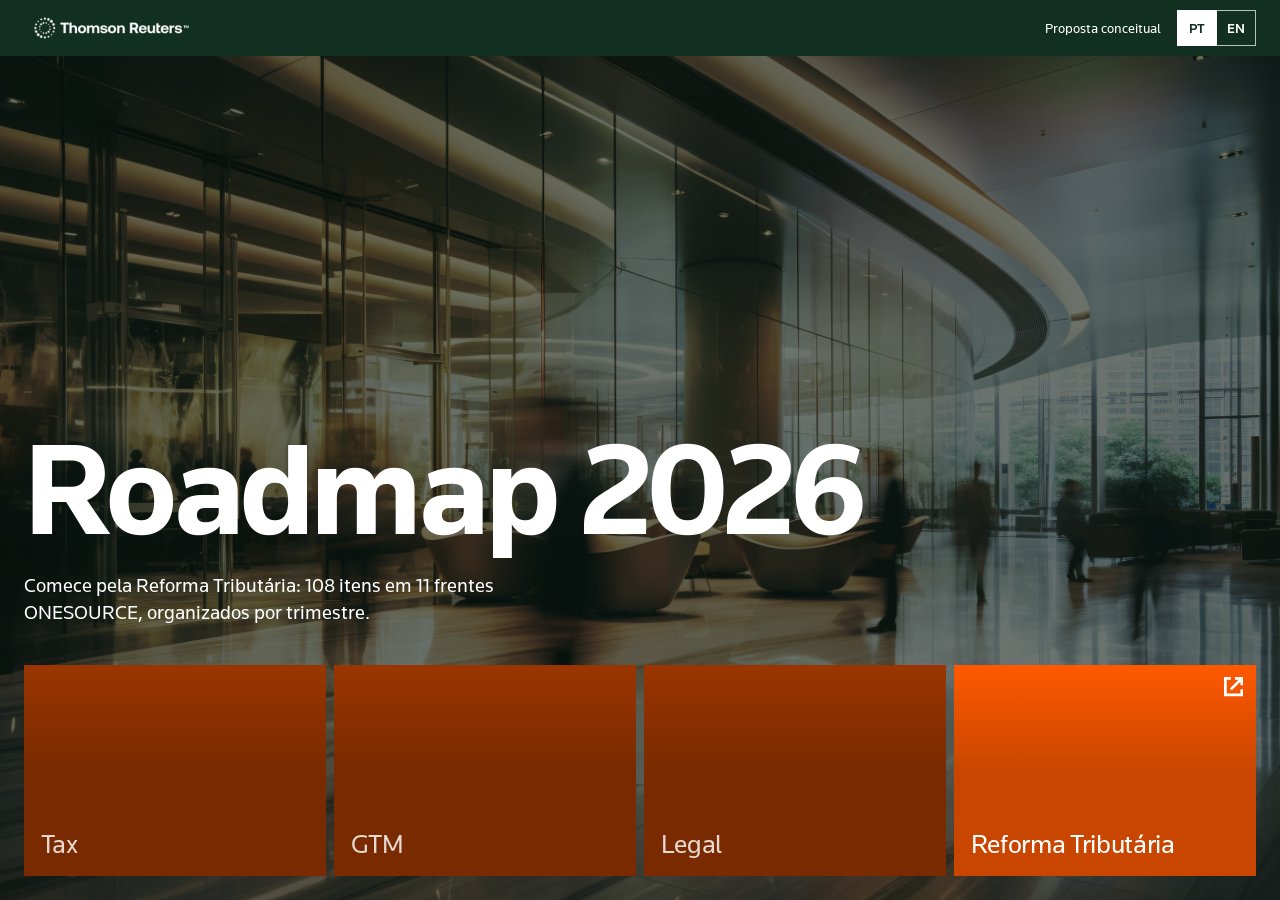
<file: index.html>
<!doctype html>
<html lang="pt-BR">
<head>
<meta charset="utf-8">
<meta name="viewport" content="width=device-width, initial-scale=1">
<title>Roadmap 2026 | Thomson Reuters</title>
<meta name="description" content="Roadmap 2026 de produtos Thomson Reuters. Comece pela Reforma Tributária.">
<meta name="robots" content="noindex">
<link rel="alternate" hreflang="en" href="index-en.html">
<link rel="preload" href="assets/fonts/knowledge2017-bold-webfont.woff2" as="font" type="font/woff2" crossorigin>
<link rel="stylesheet" href="assets/roadmap.css">
<script>document.documentElement.classList.add('js')</script>
</head>
<body class="home">
<header class="bar"><img class="logo" src="assets/img/logo-tr.png" alt="Thomson Reuters"><div class="bar-end"><span class="bar-note">Proposta conceitual</span><nav class="lang" aria-label="Idioma"><a aria-current="true" href="index.html" hreflang="pt-BR" lang="pt-BR" aria-label="Português" data-lang-link>PT</a><a href="index-en.html" hreflang="en" lang="en" aria-label="English" data-lang-link>EN</a></nav></div></header>
<main class="home-main">
  <div class="home-photo"><img src="assets/img/lobby.jpg" alt="Saguão corporativo com pessoas em movimento" width="1920" height="1080"></div>
  <div class="home-copy">
    <h1 class="mask"><span><span>Roadmap 2026</span></span></h1>
    <p class="home-sub">Comece pela Reforma Tributária: 108 itens em 11 frentes ONESOURCE, organizados por trimestre.</p>
  </div>
  <nav class="tiles" aria-label="Frentes do roadmap">
    <div class="tile tile-off"><span>Tax</span></div>
    <div class="tile tile-off"><span>GTM</span></div>
    <div class="tile tile-off"><span>Legal</span></div>
    <a class="tile tile-on" href="reforma.html"><svg class="ic tile-ic" viewBox="0 0 32 32" fill="currentColor" aria-hidden="true" focusable="false"> <path d="M27.4 27.4h-22.8v-22.8h6.8v-4.6h-11.4v32h32v-11.4h-4.6zM18.2 0v4.6h6l-14.4 14.4 3.2 3.2 14.4-14.4v6h4.6v-13.8z"></path> </svg><span>Reforma Tributária</span></a>
  </nav>
</main>
<script src="assets/roadmap.js" defer></script>
</body>
</html>
</file>
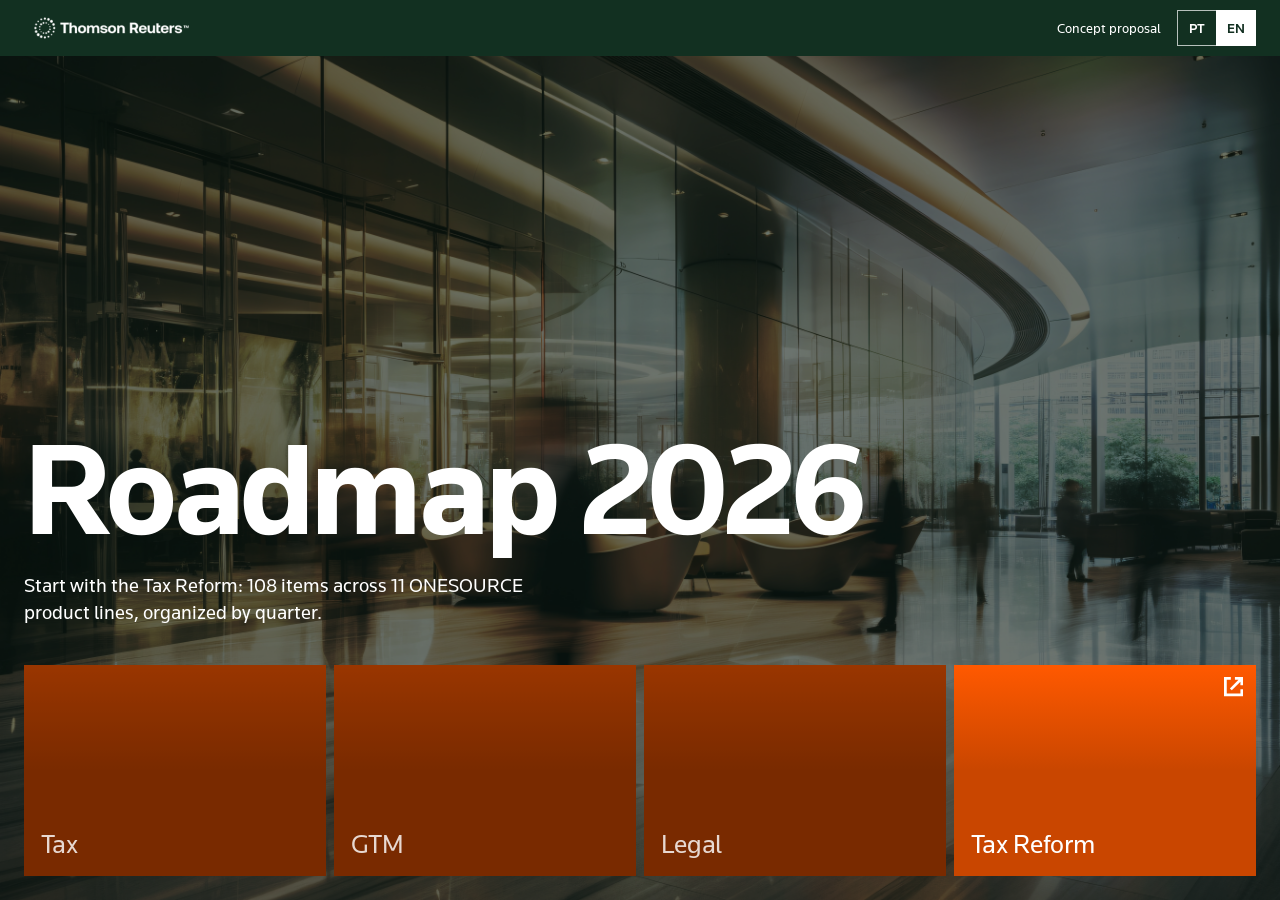
<file: index-en.html>
<!doctype html>
<html lang="en">
<head>
<meta charset="utf-8">
<meta name="viewport" content="width=device-width, initial-scale=1">
<title>Roadmap 2026 | Thomson Reuters</title>
<meta name="description" content="Thomson Reuters product roadmap 2026. Start with the Tax Reform.">
<meta name="robots" content="noindex">
<link rel="alternate" hreflang="pt-BR" href="index.html">
<link rel="preload" href="assets/fonts/knowledge2017-bold-webfont.woff2" as="font" type="font/woff2" crossorigin>
<link rel="stylesheet" href="assets/roadmap.css">
<script>document.documentElement.classList.add('js')</script>
</head>
<body class="home">
<header class="bar"><img class="logo" src="assets/img/logo-tr.png" alt="Thomson Reuters"><div class="bar-end"><span class="bar-note">Concept proposal</span><nav class="lang" aria-label="Language"><a href="index.html" hreflang="pt-BR" lang="pt-BR" aria-label="Português" data-lang-link>PT</a><a aria-current="true" href="index-en.html" hreflang="en" lang="en" aria-label="English" data-lang-link>EN</a></nav></div></header>
<main class="home-main">
  <div class="home-photo"><img src="assets/img/lobby.jpg" alt="Corporate lobby with people in motion" width="1920" height="1080"></div>
  <div class="home-copy">
    <h1 class="mask"><span><span>Roadmap 2026</span></span></h1>
    <p class="home-sub">Start with the Tax Reform: 108 items across 11 ONESOURCE product lines, organized by quarter.</p>
  </div>
  <nav class="tiles" aria-label="Roadmap areas">
    <div class="tile tile-off"><span>Tax</span></div>
    <div class="tile tile-off"><span>GTM</span></div>
    <div class="tile tile-off"><span>Legal</span></div>
    <a class="tile tile-on" href="reforma-en.html"><svg class="ic tile-ic" viewBox="0 0 32 32" fill="currentColor" aria-hidden="true" focusable="false"> <path d="M27.4 27.4h-22.8v-22.8h6.8v-4.6h-11.4v32h32v-11.4h-4.6zM18.2 0v4.6h6l-14.4 14.4 3.2 3.2 14.4-14.4v6h4.6v-13.8z"></path> </svg><span>Tax Reform</span></a>
  </nav>
</main>
<script src="assets/roadmap.js" defer></script>
</body>
</html>
</file>
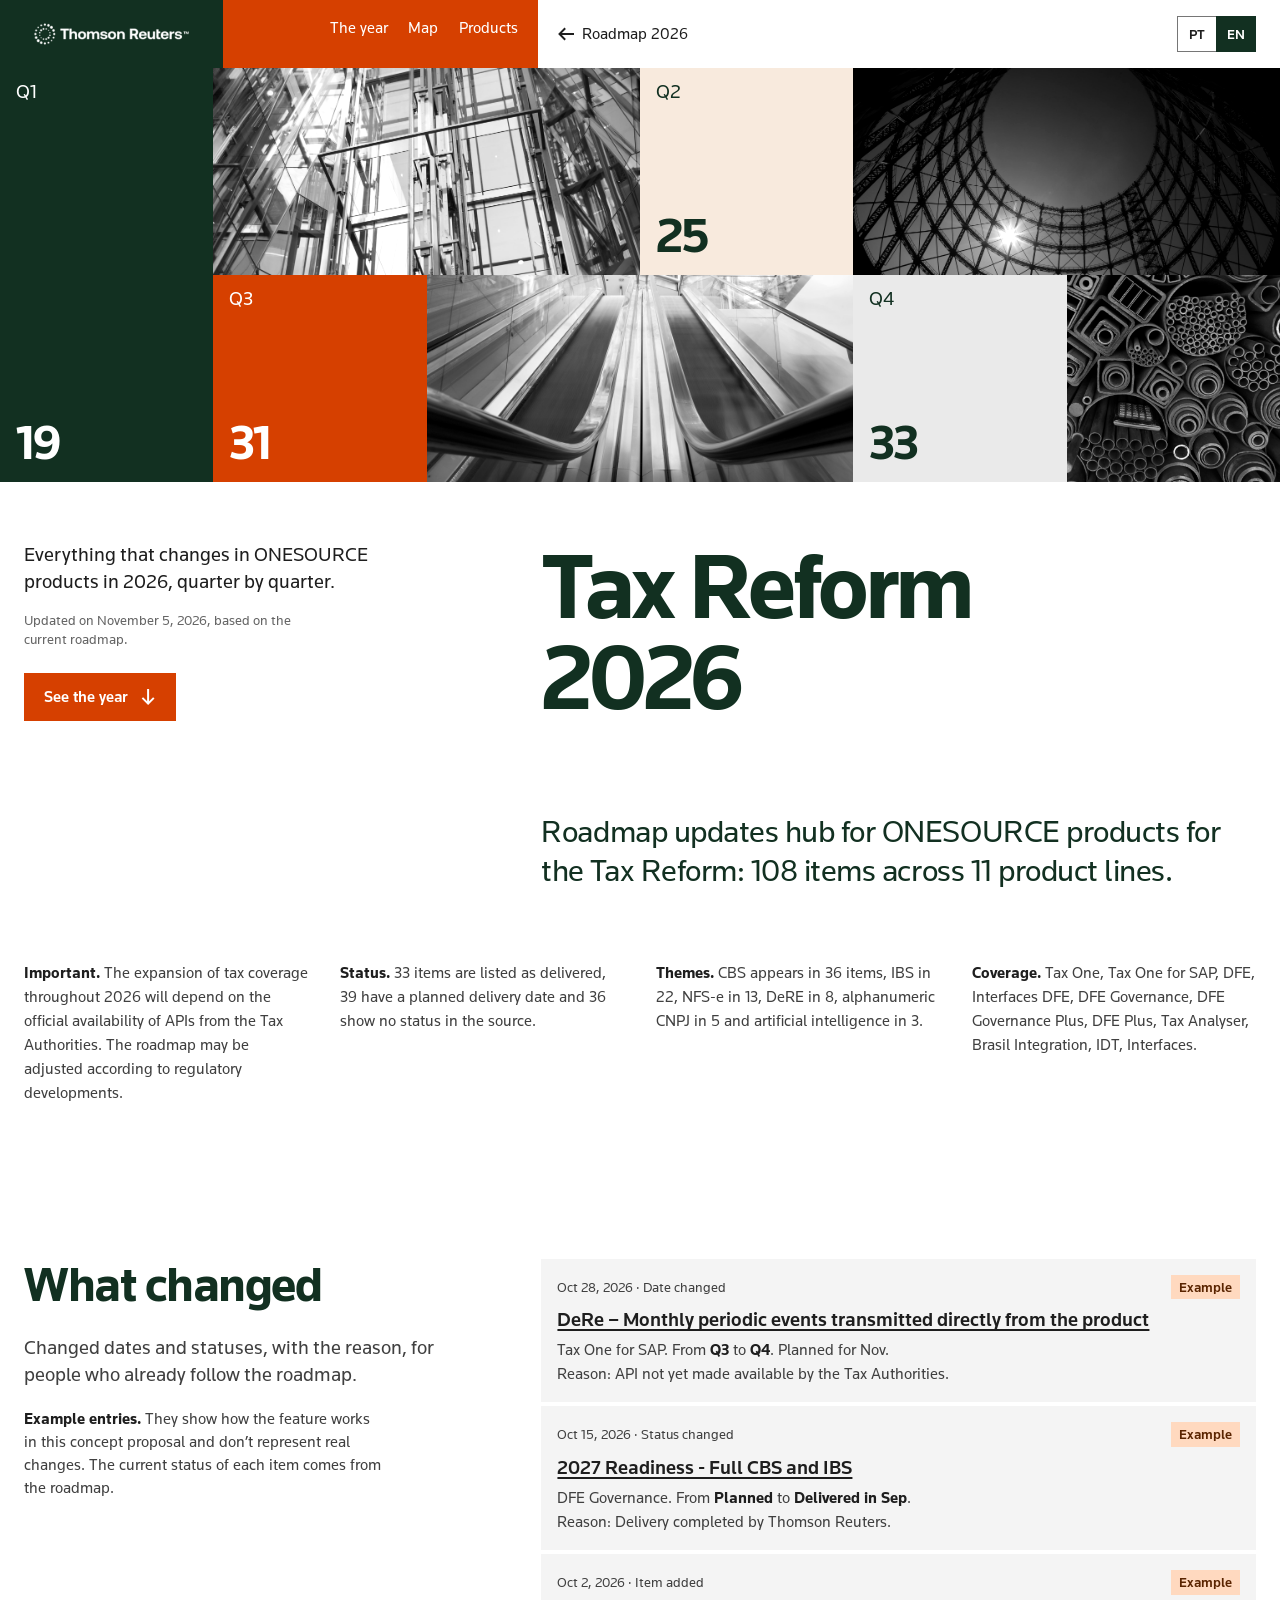
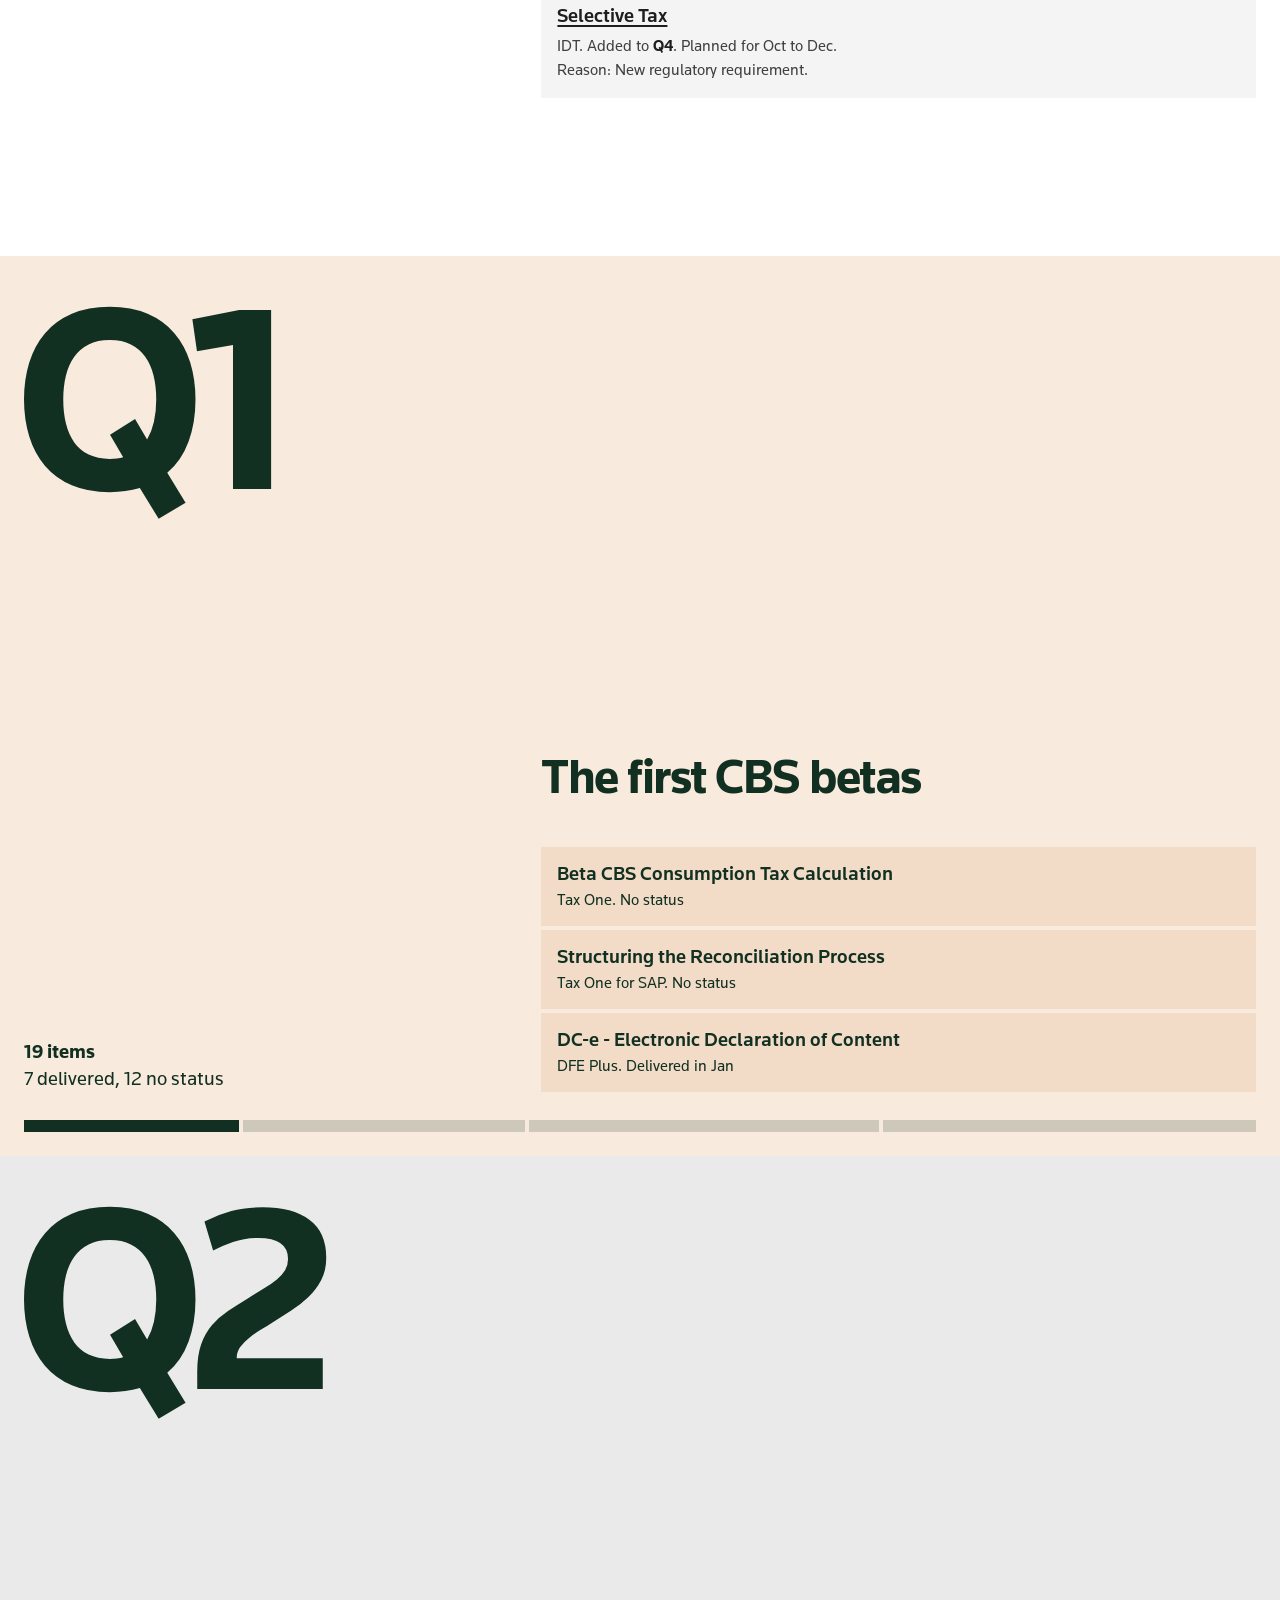
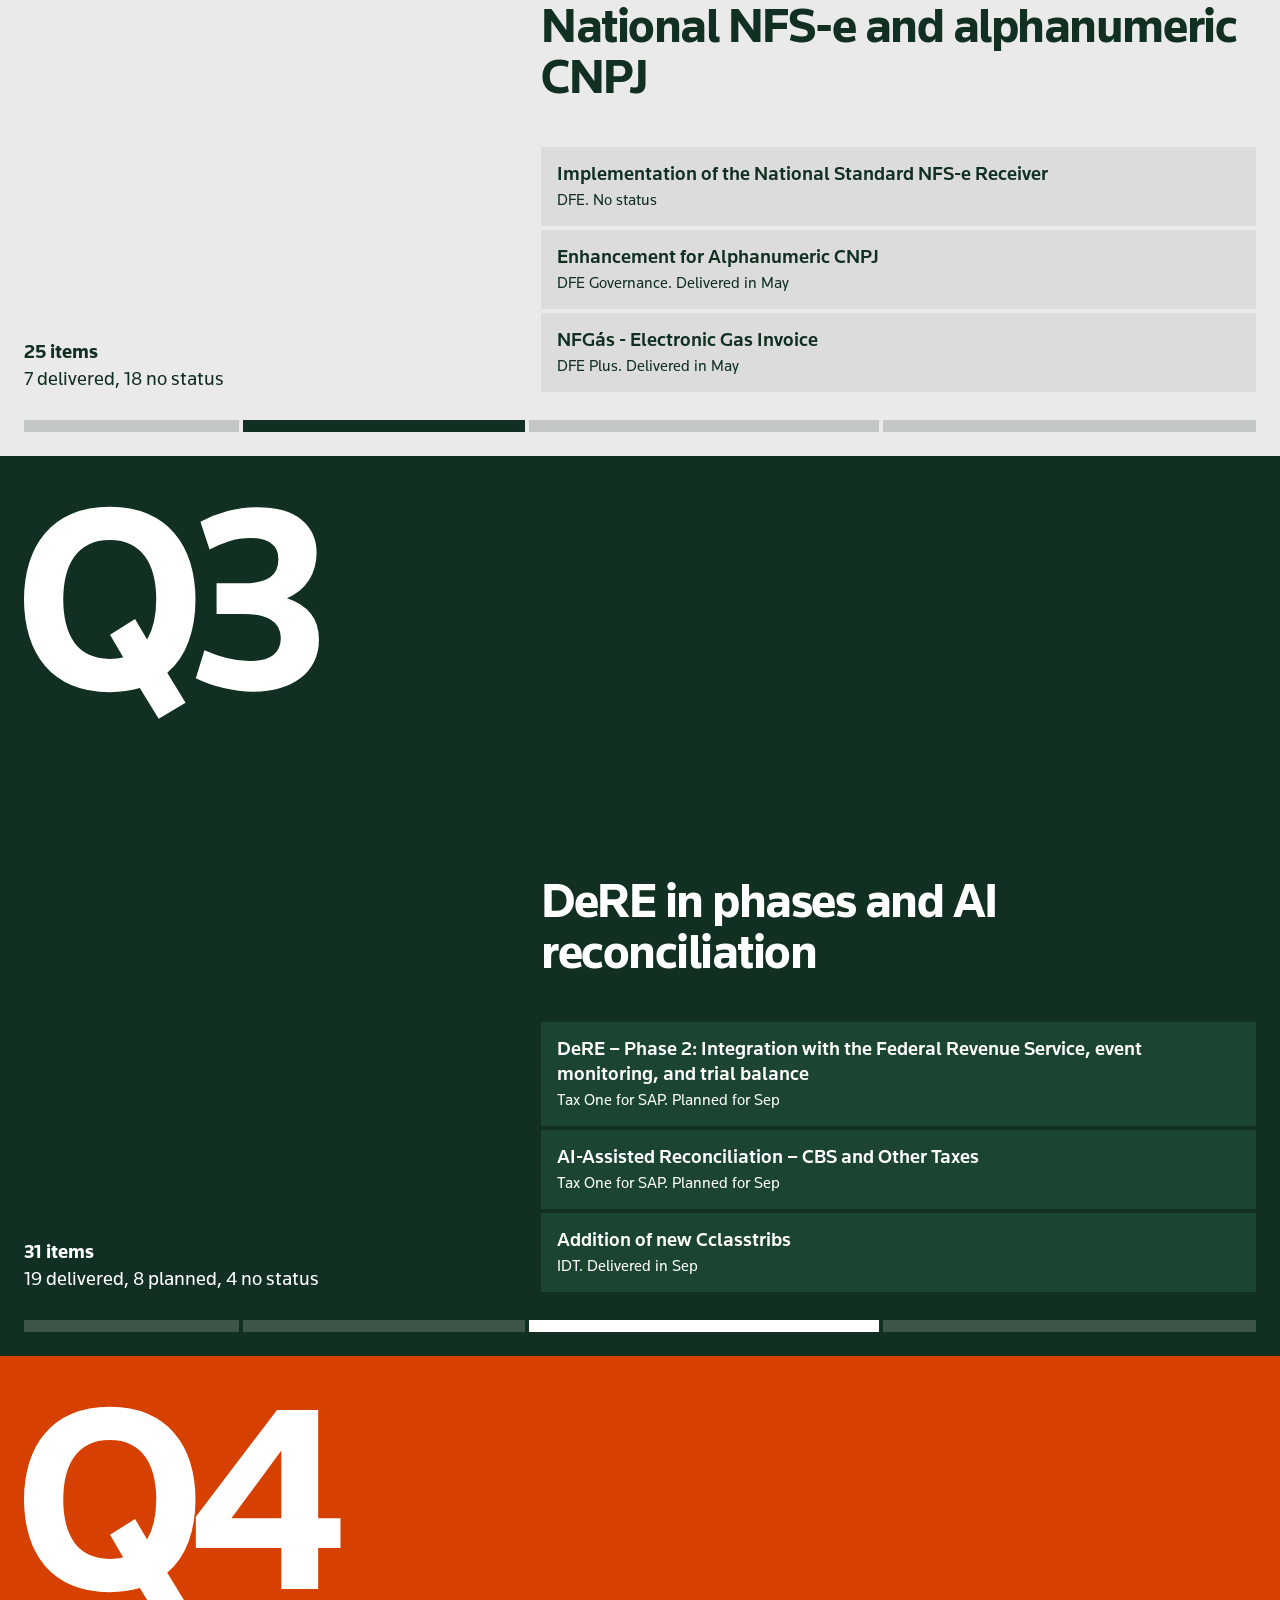
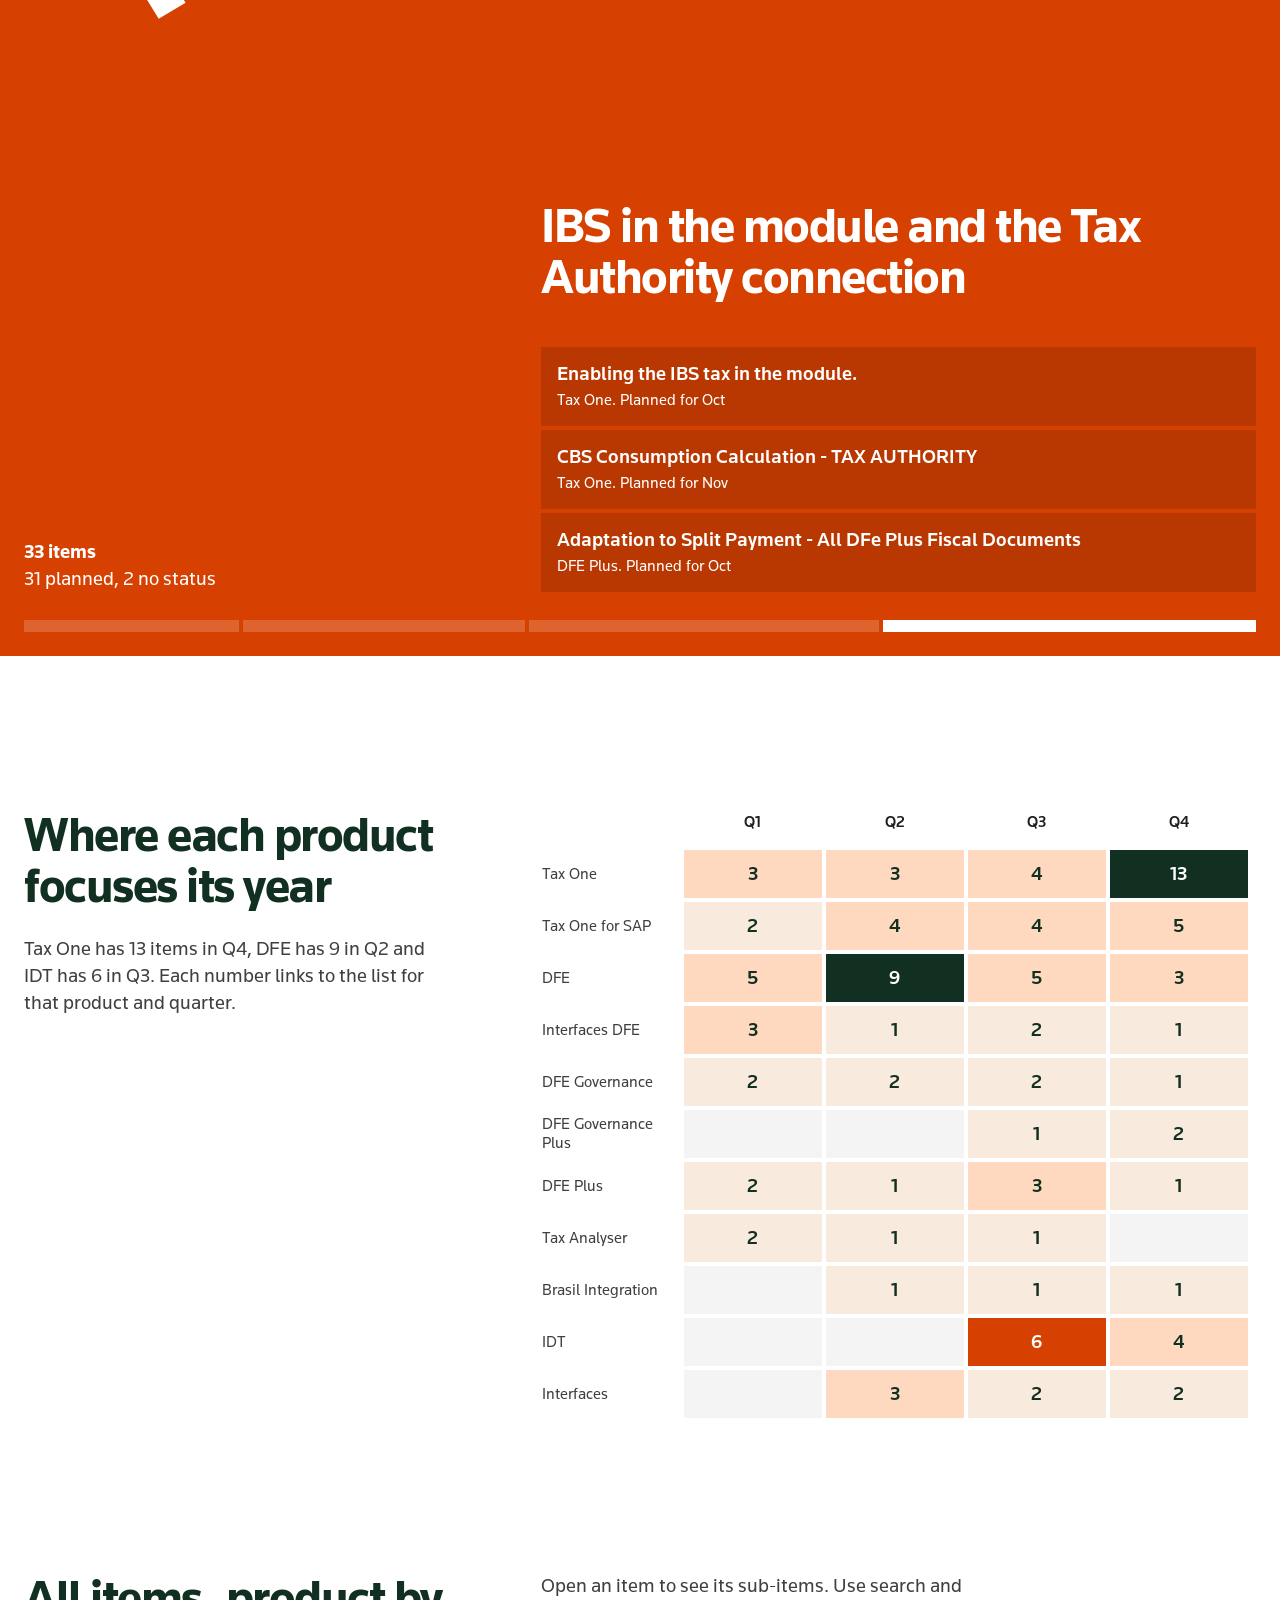
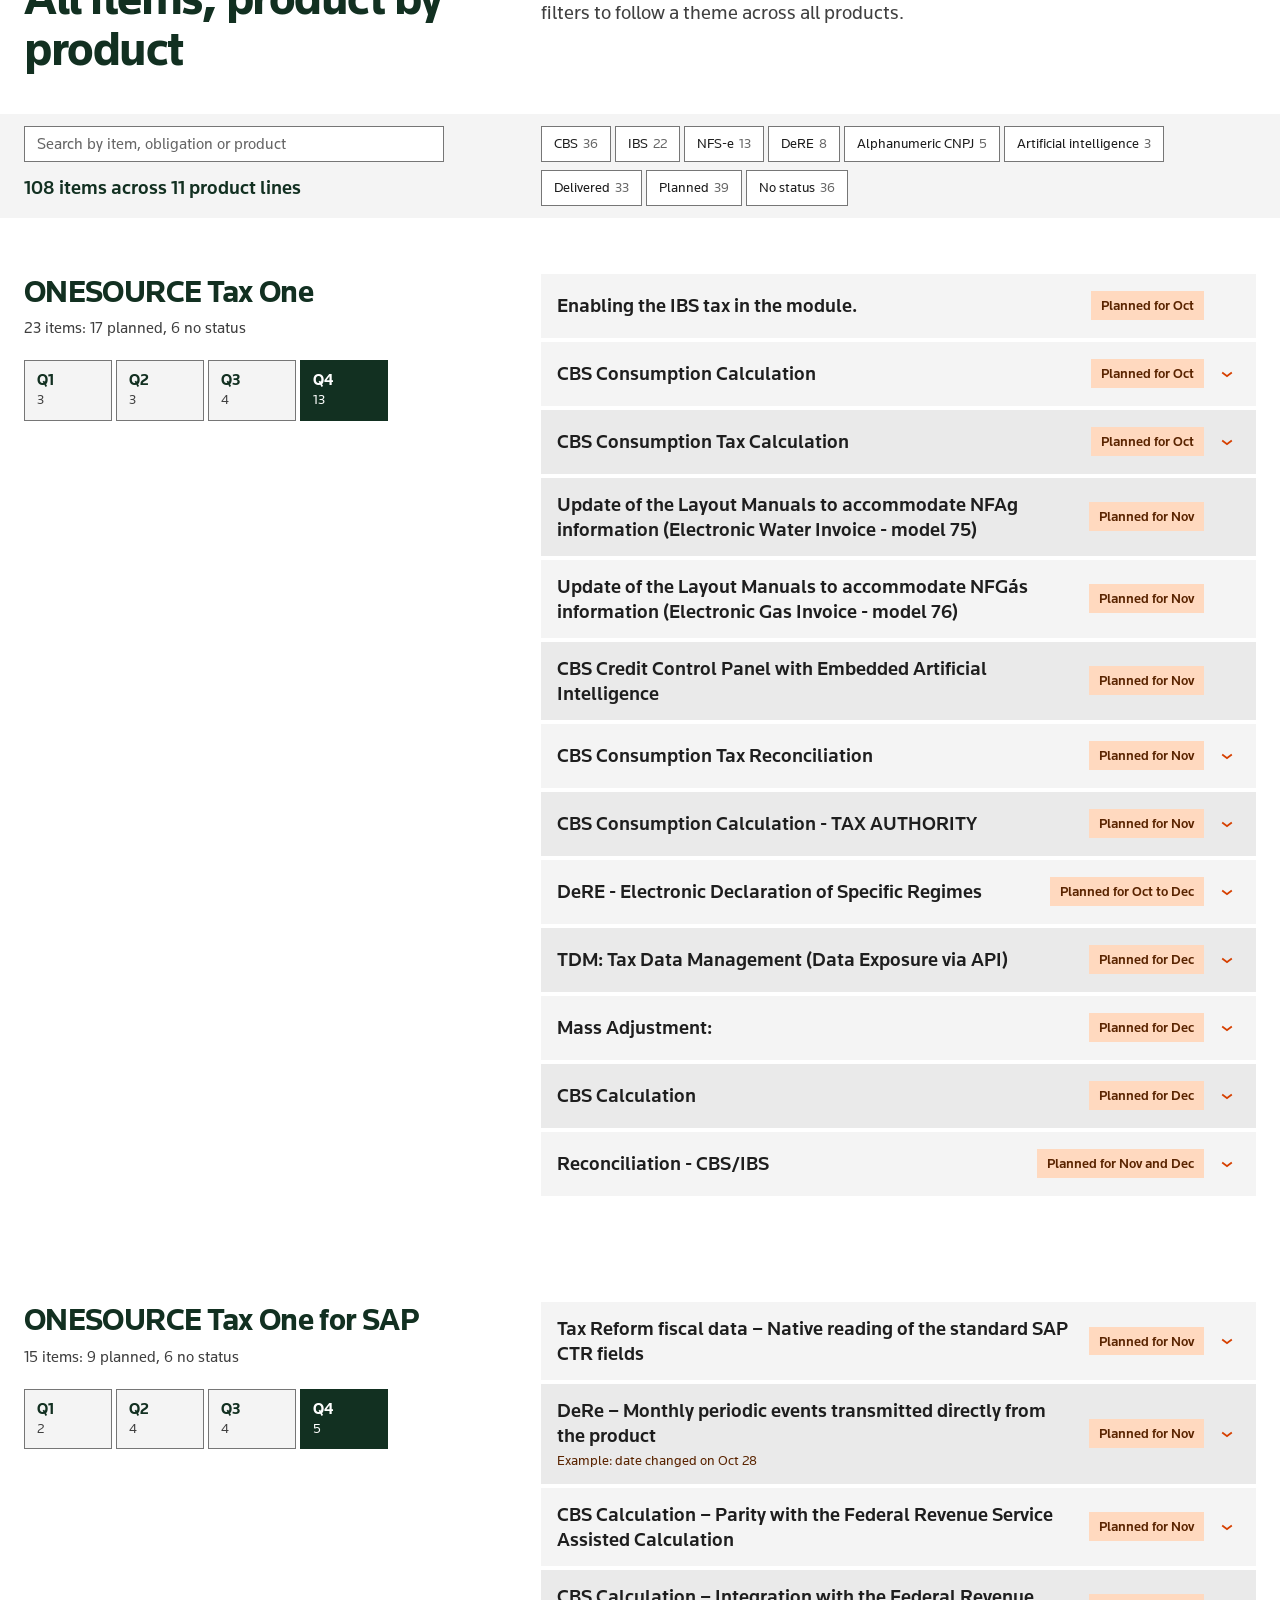
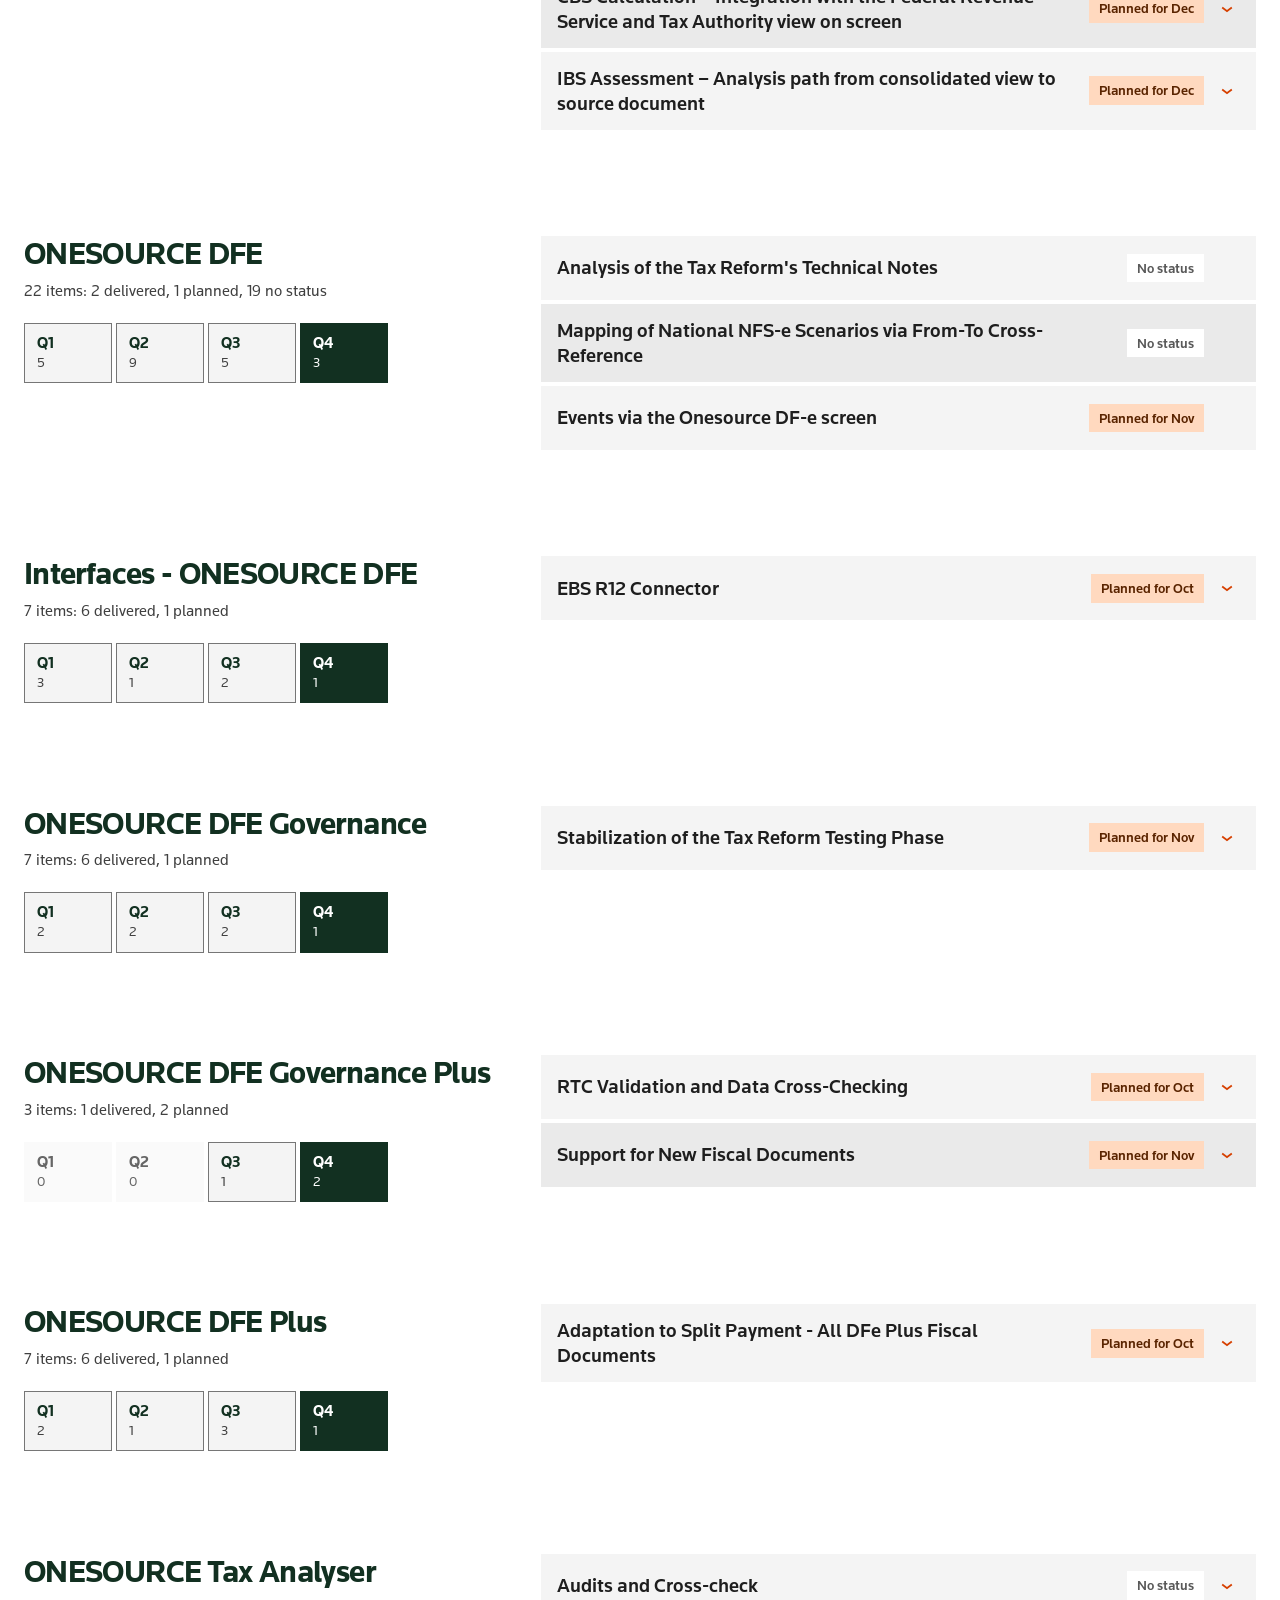
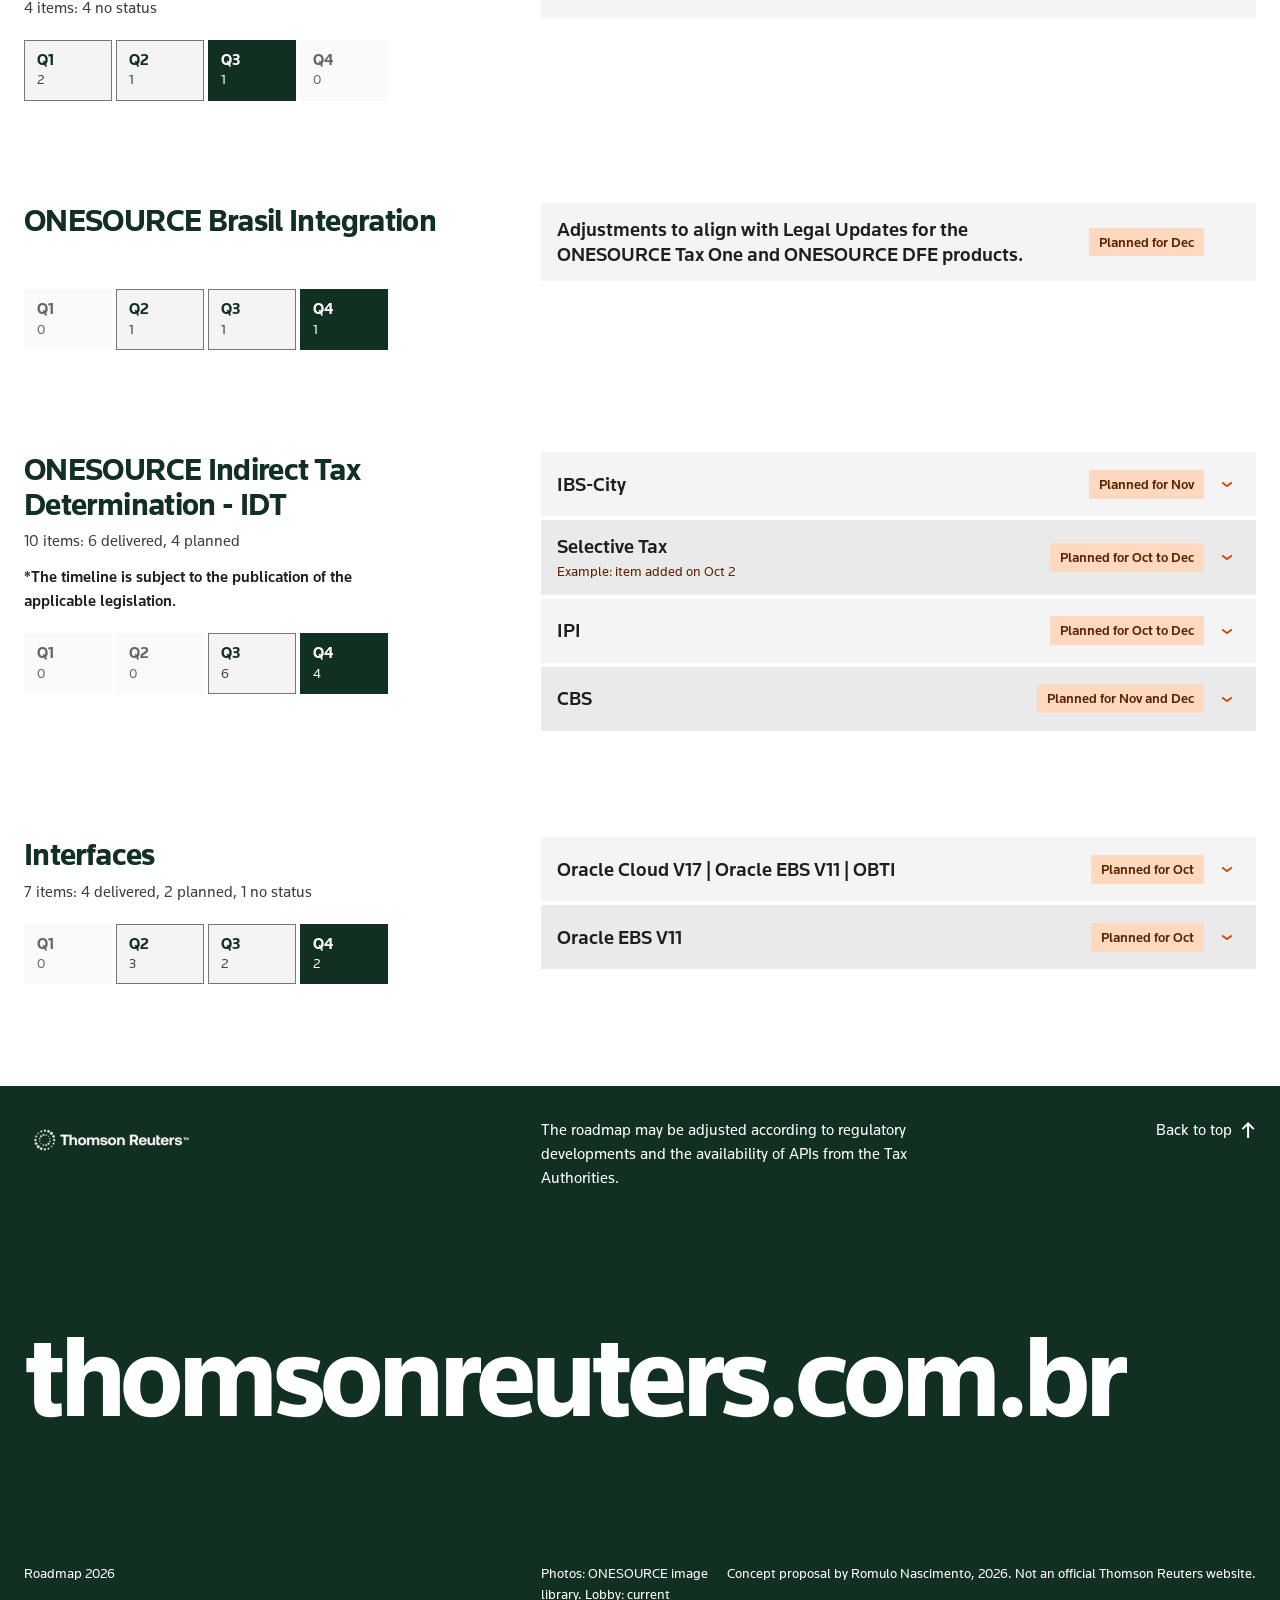
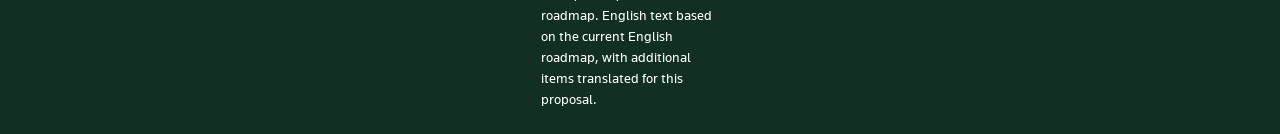
<file: reforma-en.html>
<!doctype html>
<html lang="en">
<head>
<meta charset="utf-8">
<meta name="viewport" content="width=device-width, initial-scale=1">
<title>Tax Reform 2026 | Thomson Reuters Roadmap</title>
<meta name="description" content="2026 Tax Reform roadmap for ONESOURCE products: 108 items across 11 product lines, by quarter.">
<meta name="robots" content="noindex">
<link rel="alternate" hreflang="pt-BR" href="reforma.html">
<link rel="preload" href="assets/fonts/knowledge2017-bold-webfont.woff2" as="font" type="font/woff2" crossorigin>
<link rel="stylesheet" href="assets/roadmap.css">
<script>document.documentElement.classList.add('js')</script>
</head>
<body class="reforma" id="inicio">
<main>

<header class="rh">
  <a class="rh-logo" href="index-en.html" aria-label="Thomson Reuters, back to home"><img class="logo" src="assets/img/logo-tr.png" alt=""></a>
  <nav class="rh-tab" aria-label="Page sections">
    <a class="nav-changes" href="#mudou">What changed</a><a href="#ano">The year</a><a href="#mapa">Map</a><a href="#produtos">Products</a>
  </nav>
  <div class="rh-end">
    <a class="rh-back" href="index-en.html"><svg class="ic" viewBox="0 0 32 32" fill="currentColor" aria-hidden="true" focusable="false"> <path d="M13 3.2l-12.8 12.8 12.8 12.8 2.8-2.8-8-8h24.4v-4h-24.4l8-8z"></path> </svg>Roadmap 2026</a>
    <nav class="lang" aria-label="Language"><a href="reforma.html" hreflang="pt-BR" lang="pt-BR" aria-label="Português" data-lang-link>PT</a><a aria-current="true" href="reforma-en.html" hreflang="en" lang="en" aria-label="English" data-lang-link>EN</a></nav>
  </div>
</header>
<section class="masthead" aria-label="The four quarters of 2026">
  <a class="m-tile mt-green mt-tall" href="#q1"><span>Q1</span><strong>19</strong></a>
  <div class="m-photo mp-wide"><img src="assets/img/modernbuilding.jpg" alt="Glass and steel facade seen from below"></div>
  <a class="m-tile mt-peach" href="#q2"><span>Q2</span><strong>25</strong></a>
  <div class="m-photo mp-wide"><img src="assets/img/structure.jpg" alt="Circular metal structure seen from below against the sky"></div>
  <a class="m-tile mt-orange" href="#q3"><span>Q3</span><strong>31</strong></a>
  <div class="m-photo mp-wide"><img src="assets/img/escalator.jpg" alt="Escalators in perspective"></div>
  <a class="m-tile mt-gray" href="#q4"><span>Q4</span><strong>33</strong></a>
  <div class="m-photo mp-one"><img src="assets/img/steelrods.jpg" alt="Stacked steel tubes with a calculator in the center"></div>
</section>
<section class="title-row axis">
  <div class="title-side">
    <p class="standfirst">Everything that changes in ONESOURCE products in 2026, quarter by quarter.</p>
    <p class="updated">Updated on <time datetime="2026-11-05">November 5, 2026</time>, based on the current roadmap.</p>
    <a class="btn" href="#ano">See the year <svg class="ic" viewBox="0 0 32 32" fill="currentColor" aria-hidden="true" focusable="false"> <path d="M3.4 19.2l12.8 12.8 12.8-12.8-2.8-2.8-8 8v-24.4h-4v24.4l-8-8z"></path> </svg></a>
  </div>
  <h1 class="mask title"><span><span>Tax Reform</span></span><span><span>2026</span></span></h1>
</section>

<section class="intro" aria-labelledby="intro-t">
  <h2 class="sr" id="intro-t">About this roadmap</h2>
  <p class="lead" data-reveal>Roadmap updates hub for ONESOURCE products for the Tax Reform: 108 items across 11 product lines.</p>
  <div class="intro-cols">
    <p data-reveal><b>Important.</b> The expansion of tax coverage throughout 2026 will depend on the official availability of APIs from the Tax Authorities. The roadmap may be adjusted according to regulatory developments.</p>
    <p data-reveal><b>Status.</b> 33 items are listed as delivered, 39 have a planned delivery date and 36 show no status in the source.</p>
    <p data-reveal><b>Themes.</b> CBS appears in 36 items, IBS in 22, NFS-e in 13, DeRE in 8, alphanumeric CNPJ in 5 and artificial intelligence in 3.</p>
    <p data-reveal><b>Coverage.</b> Tax One, Tax One for SAP, DFE, Interfaces DFE, DFE Governance, DFE Governance Plus, DFE Plus, Tax Analyser, Brasil Integration, IDT, Interfaces.</p>
  </div>
</section>

<section class="changes axis" id="mudou" aria-labelledby="mudou-t">
  <div class="changes-side">
    <h2 id="mudou-t" data-reveal>What changed</h2>
    <p data-reveal>Changed dates and statuses, with the reason, for people who already follow the roadmap.</p>
    <p class="changes-note" data-reveal><b>Example entries.</b> They show how the feature works in this concept proposal and don’t represent real changes. The current status of each item comes from the roadmap.</p>
  </div>
  <ol class="chg-list">
      <li class="chg" data-reveal>
        <p class="chg-meta"><span><time datetime="2026-10-28">Oct 28, 2026</time> · Date changed</span><span class="chg-ex">Example</span></p>
        <a class="chg-t" href="#onesource-tax-one-for-sap--Q4--1">DeRe – Monthly periodic events transmitted directly from the product</a>
        <p>Tax One for SAP. From <b>Q3</b> to <b>Q4</b>. Planned for Nov.</p>
        <p>Reason: API not yet made available by the Tax Authorities.</p>
      </li>
      <li class="chg" data-reveal>
        <p class="chg-meta"><span><time datetime="2026-10-15">Oct 15, 2026</time> · Status changed</span><span class="chg-ex">Example</span></p>
        <a class="chg-t" href="#onesource-dfe-governance--Q3--1">2027 Readiness - Full CBS and IBS</a>
        <p>DFE Governance. From <b>Planned</b> to <b>Delivered in Sep</b>.</p>
        <p>Reason: Delivery completed by Thomson Reuters.</p>
      </li>
      <li class="chg" data-reveal>
        <p class="chg-meta"><span><time datetime="2026-10-02">Oct 2, 2026</time> · Item added</span><span class="chg-ex">Example</span></p>
        <a class="chg-t" href="#onesource-indirect-tax-determination-idt--Q4--1">Selective Tax</a>
        <p>IDT. Added to <b>Q4</b>. Planned for Oct to Dec.</p>
        <p>Reason: New regulatory requirement.</p>
      </li>
  </ol>
</section>

<section class="year" id="ano" aria-label="The year in four quarters">
  <article class="qp qp-peach" id="q1">
    <div class="qp-side">
      <p class="qp-q" data-reveal aria-hidden="true">Q1</p>
      <p class="qp-n" data-reveal><strong>19 items</strong><br>7 delivered, 12 no status</p>
    </div>
    <div class="qp-main">
      <h2 data-reveal><span class="sr">Q1: </span>The first CBS betas</h2>
      <ul class="qp-list">
        <li data-reveal><a href="#onesource-tax-one--Q1--1"><span class="qp-t">Beta CBS Consumption Tax Calculation</span><span class="qp-m">Tax One. No status</span></a></li>
        <li data-reveal><a href="#onesource-tax-one-for-sap--Q1--0"><span class="qp-t">Structuring the Reconciliation Process</span><span class="qp-m">Tax One for SAP. No status</span></a></li>
        <li data-reveal><a href="#onesource-dfe-plus--Q1--0"><span class="qp-t">DC-e - Electronic Declaration of Content</span><span class="qp-m">DFE Plus. Delivered in Jan</span></a></li>
      </ul>
    </div>
    <div class="ruler" aria-hidden="true"><span style="flex:19" class="on"></span><span style="flex:25" class=""></span><span style="flex:31" class=""></span><span style="flex:33" class=""></span></div>
  </article>
  <article class="qp qp-gray" id="q2">
    <div class="qp-side">
      <p class="qp-q" data-reveal aria-hidden="true">Q2</p>
      <p class="qp-n" data-reveal><strong>25 items</strong><br>7 delivered, 18 no status</p>
    </div>
    <div class="qp-main">
      <h2 data-reveal><span class="sr">Q2: </span>National NFS-e and alphanumeric CNPJ</h2>
      <ul class="qp-list">
        <li data-reveal><a href="#onesource-dfe--Q2--5"><span class="qp-t">Implementation of the National Standard NFS-e Receiver</span><span class="qp-m">DFE. No status</span></a></li>
        <li data-reveal><a href="#onesource-dfe-governance--Q2--1"><span class="qp-t">Enhancement for Alphanumeric CNPJ</span><span class="qp-m">DFE Governance. Delivered in May</span></a></li>
        <li data-reveal><a href="#onesource-dfe-plus--Q2--0"><span class="qp-t">NFGás - Electronic Gas Invoice</span><span class="qp-m">DFE Plus. Delivered in May</span></a></li>
      </ul>
    </div>
    <div class="ruler" aria-hidden="true"><span style="flex:19" class=""></span><span style="flex:25" class="on"></span><span style="flex:31" class=""></span><span style="flex:33" class=""></span></div>
  </article>
  <article class="qp qp-green" id="q3">
    <div class="qp-side">
      <p class="qp-q" data-reveal aria-hidden="true">Q3</p>
      <p class="qp-n" data-reveal><strong>31 items</strong><br>19 delivered, 8 planned, 4 no status</p>
    </div>
    <div class="qp-main">
      <h2 data-reveal><span class="sr">Q3: </span>DeRE in phases and AI reconciliation</h2>
      <ul class="qp-list">
        <li data-reveal><a href="#onesource-tax-one-for-sap--Q3--2"><span class="qp-t">DeRE – Phase 2: Integration with the Federal Revenue Service, event monitoring, and trial balance</span><span class="qp-m">Tax One for SAP. Planned for Sep</span></a></li>
        <li data-reveal><a href="#onesource-tax-one-for-sap--Q3--0"><span class="qp-t">AI-Assisted Reconciliation – CBS and Other Taxes</span><span class="qp-m">Tax One for SAP. Planned for Sep</span></a></li>
        <li data-reveal><a href="#onesource-indirect-tax-determination-idt--Q3--1"><span class="qp-t">Addition of new Cclasstribs</span><span class="qp-m">IDT. Delivered in Sep</span></a></li>
      </ul>
    </div>
    <div class="ruler" aria-hidden="true"><span style="flex:19" class=""></span><span style="flex:25" class=""></span><span style="flex:31" class="on"></span><span style="flex:33" class=""></span></div>
  </article>
  <article class="qp qp-orange" id="q4">
    <div class="qp-side">
      <p class="qp-q" data-reveal aria-hidden="true">Q4</p>
      <p class="qp-n" data-reveal><strong>33 items</strong><br>31 planned, 2 no status</p>
    </div>
    <div class="qp-main">
      <h2 data-reveal><span class="sr">Q4: </span>IBS in the module and the Tax Authority connection</h2>
      <ul class="qp-list">
        <li data-reveal><a href="#onesource-tax-one--Q4--0"><span class="qp-t">Enabling the IBS tax in the module.</span><span class="qp-m">Tax One. Planned for Oct</span></a></li>
        <li data-reveal><a href="#onesource-tax-one--Q4--7"><span class="qp-t">CBS Consumption Calculation - TAX AUTHORITY</span><span class="qp-m">Tax One. Planned for Nov</span></a></li>
        <li data-reveal><a href="#onesource-dfe-plus--Q4--0"><span class="qp-t">Adaptation to Split Payment - All DFe Plus Fiscal Documents</span><span class="qp-m">DFE Plus. Planned for Oct</span></a></li>
      </ul>
    </div>
    <div class="ruler" aria-hidden="true"><span style="flex:19" class=""></span><span style="flex:25" class=""></span><span style="flex:31" class=""></span><span style="flex:33" class="on"></span></div>
  </article>
</section>

<section class="map axis" id="mapa" aria-labelledby="mapa-t">
  <div class="map-side">
    <h2 id="mapa-t" data-reveal>Where each product focuses its year</h2>
    <p data-reveal>Tax One has 13 items in Q4, DFE has 9 in Q2 and IDT has 6 in Q3. Each number links to the list for that product and quarter.</p>
  </div>
  <div class="map-body" data-reveal>
    <table class="map-t">
      <caption class="sr">Number of items by product and quarter</caption>
      <thead><tr><th scope="col" class="sr">Product</th><th scope="col">Q1</th><th scope="col">Q2</th><th scope="col">Q3</th><th scope="col">Q4</th></tr></thead>
      <tbody>
        <tr><th scope="row"><a href="#onesource-tax-one">Tax One</a></th><td><a class="cell h2" href="#onesource-tax-one--Q1" aria-label="Tax One, Q1: 3 items">3</a></td><td><a class="cell h2" href="#onesource-tax-one--Q2" aria-label="Tax One, Q2: 3 items">3</a></td><td><a class="cell h2" href="#onesource-tax-one--Q3" aria-label="Tax One, Q3: 4 items">4</a></td><td><a class="cell h4" href="#onesource-tax-one--Q4" aria-label="Tax One, Q4: 13 items">13</a></td></tr>
        <tr><th scope="row"><a href="#onesource-tax-one-for-sap">Tax One for SAP</a></th><td><a class="cell h1" href="#onesource-tax-one-for-sap--Q1" aria-label="Tax One for SAP, Q1: 2 items">2</a></td><td><a class="cell h2" href="#onesource-tax-one-for-sap--Q2" aria-label="Tax One for SAP, Q2: 4 items">4</a></td><td><a class="cell h2" href="#onesource-tax-one-for-sap--Q3" aria-label="Tax One for SAP, Q3: 4 items">4</a></td><td><a class="cell h2" href="#onesource-tax-one-for-sap--Q4" aria-label="Tax One for SAP, Q4: 5 items">5</a></td></tr>
        <tr><th scope="row"><a href="#onesource-dfe">DFE</a></th><td><a class="cell h2" href="#onesource-dfe--Q1" aria-label="DFE, Q1: 5 items">5</a></td><td><a class="cell h4" href="#onesource-dfe--Q2" aria-label="DFE, Q2: 9 items">9</a></td><td><a class="cell h2" href="#onesource-dfe--Q3" aria-label="DFE, Q3: 5 items">5</a></td><td><a class="cell h2" href="#onesource-dfe--Q4" aria-label="DFE, Q4: 3 items">3</a></td></tr>
        <tr><th scope="row"><a href="#interfaces-onesource-dfe">Interfaces DFE</a></th><td><a class="cell h2" href="#interfaces-onesource-dfe--Q1" aria-label="Interfaces DFE, Q1: 3 items">3</a></td><td><a class="cell h1" href="#interfaces-onesource-dfe--Q2" aria-label="Interfaces DFE, Q2: 1 item">1</a></td><td><a class="cell h1" href="#interfaces-onesource-dfe--Q3" aria-label="Interfaces DFE, Q3: 2 items">2</a></td><td><a class="cell h1" href="#interfaces-onesource-dfe--Q4" aria-label="Interfaces DFE, Q4: 1 item">1</a></td></tr>
        <tr><th scope="row"><a href="#onesource-dfe-governance">DFE Governance</a></th><td><a class="cell h1" href="#onesource-dfe-governance--Q1" aria-label="DFE Governance, Q1: 2 items">2</a></td><td><a class="cell h1" href="#onesource-dfe-governance--Q2" aria-label="DFE Governance, Q2: 2 items">2</a></td><td><a class="cell h1" href="#onesource-dfe-governance--Q3" aria-label="DFE Governance, Q3: 2 items">2</a></td><td><a class="cell h1" href="#onesource-dfe-governance--Q4" aria-label="DFE Governance, Q4: 1 item">1</a></td></tr>
        <tr><th scope="row"><a href="#onesource-dfe-governance-plus">DFE Governance Plus</a></th><td><span class="cell h0" aria-label="No items"></span></td><td><span class="cell h0" aria-label="No items"></span></td><td><a class="cell h1" href="#onesource-dfe-governance-plus--Q3" aria-label="DFE Governance Plus, Q3: 1 item">1</a></td><td><a class="cell h1" href="#onesource-dfe-governance-plus--Q4" aria-label="DFE Governance Plus, Q4: 2 items">2</a></td></tr>
        <tr><th scope="row"><a href="#onesource-dfe-plus">DFE Plus</a></th><td><a class="cell h1" href="#onesource-dfe-plus--Q1" aria-label="DFE Plus, Q1: 2 items">2</a></td><td><a class="cell h1" href="#onesource-dfe-plus--Q2" aria-label="DFE Plus, Q2: 1 item">1</a></td><td><a class="cell h2" href="#onesource-dfe-plus--Q3" aria-label="DFE Plus, Q3: 3 items">3</a></td><td><a class="cell h1" href="#onesource-dfe-plus--Q4" aria-label="DFE Plus, Q4: 1 item">1</a></td></tr>
        <tr><th scope="row"><a href="#onesource-tax-analyser">Tax Analyser</a></th><td><a class="cell h1" href="#onesource-tax-analyser--Q1" aria-label="Tax Analyser, Q1: 2 items">2</a></td><td><a class="cell h1" href="#onesource-tax-analyser--Q2" aria-label="Tax Analyser, Q2: 1 item">1</a></td><td><a class="cell h1" href="#onesource-tax-analyser--Q3" aria-label="Tax Analyser, Q3: 1 item">1</a></td><td><span class="cell h0" aria-label="No items"></span></td></tr>
        <tr><th scope="row"><a href="#onesource-brasil-integration">Brasil Integration</a></th><td><span class="cell h0" aria-label="No items"></span></td><td><a class="cell h1" href="#onesource-brasil-integration--Q2" aria-label="Brasil Integration, Q2: 1 item">1</a></td><td><a class="cell h1" href="#onesource-brasil-integration--Q3" aria-label="Brasil Integration, Q3: 1 item">1</a></td><td><a class="cell h1" href="#onesource-brasil-integration--Q4" aria-label="Brasil Integration, Q4: 1 item">1</a></td></tr>
        <tr><th scope="row"><a href="#onesource-indirect-tax-determination-idt">IDT</a></th><td><span class="cell h0" aria-label="No items"></span></td><td><span class="cell h0" aria-label="No items"></span></td><td><a class="cell h3" href="#onesource-indirect-tax-determination-idt--Q3" aria-label="IDT, Q3: 6 items">6</a></td><td><a class="cell h2" href="#onesource-indirect-tax-determination-idt--Q4" aria-label="IDT, Q4: 4 items">4</a></td></tr>
        <tr><th scope="row"><a href="#interfaces">Interfaces</a></th><td><span class="cell h0" aria-label="No items"></span></td><td><a class="cell h2" href="#interfaces--Q2" aria-label="Interfaces, Q2: 3 items">3</a></td><td><a class="cell h1" href="#interfaces--Q3" aria-label="Interfaces, Q3: 2 items">2</a></td><td><a class="cell h1" href="#interfaces--Q4" aria-label="Interfaces, Q4: 2 items">2</a></td></tr>
      </tbody>
    </table>
  </div>
</section>

<section class="prods" id="produtos" aria-labelledby="prods-t">
  <div class="prods-head axis">
    <h2 id="prods-t" data-reveal>All items, product by product</h2>
    <p data-reveal>Open an item to see its sub-items. Use search and filters to follow a theme across all products.</p>
  </div>
  <div class="filters" aria-label="Filters">
    <div class="f-search" role="search"><label class="sr" for="busca">Search the roadmap</label><input id="busca" type="search" data-search placeholder="Search by item, obligation or product" autocomplete="off" spellcheck="false"></div>
    <div class="chips" role="group" aria-label="Theme"><button type="button" class="chip" data-theme="CBS" aria-pressed="false">CBS <small>36</small></button><button type="button" class="chip" data-theme="IBS" aria-pressed="false">IBS <small>22</small></button><button type="button" class="chip" data-theme="NFS-e" aria-pressed="false">NFS-e <small>13</small></button><button type="button" class="chip" data-theme="DeRE" aria-pressed="false">DeRE <small>8</small></button><button type="button" class="chip" data-theme="CNPJ alfanumérico" aria-pressed="false">Alphanumeric CNPJ <small>5</small></button><button type="button" class="chip" data-theme="IA" aria-pressed="false">Artificial intelligence <small>3</small></button></div>
    <div class="chips" role="group" aria-label="Status"><button type="button" class="chip" data-status="entregue" aria-pressed="false">Delivered <small>33</small></button><button type="button" class="chip" data-status="previsto" aria-pressed="false">Planned <small>39</small></button><button type="button" class="chip" data-status="sem" aria-pressed="false">No status <small>36</small></button></div>
    <p class="f-result" role="status" aria-live="polite"><span data-result>108 items across 11 product lines</span><button type="button" class="f-clear" data-clear hidden><svg class="ic" viewBox="0 0 32 32" fill="currentColor" aria-hidden="true" focusable="false"> <path d="M30 4.8l-2.8-2.8-11.2 11.2-11.2-11.2-2.8 2.8 11.2 11.2-11.2 11.2 2.8 2.8 11.2-11.2 11.2 11.2 2.8-2.8-11.2-11.2z"></path> </svg>Clear filters</button></p>
  </div>
  <div class="chs">
  <article class="ch axis" id="onesource-tax-one" data-product>
    <div class="ch-side">
      <h3 data-reveal>ONESOURCE Tax One</h3>
      <p class="ch-n" data-count data-reveal>23 items: 17 planned, 6 no status</p>
      
      <div class="tabs" role="tablist" aria-label="Quarters for Tax One" data-reveal>
        <button type="button" role="tab" id="tab-onesource-tax-one--Q1" class="tab" data-q="Q1" aria-controls="onesource-tax-one--Q1" aria-selected="false"><span>Q1</span><small data-tabn>3</small></button>
        <button type="button" role="tab" id="tab-onesource-tax-one--Q2" class="tab" data-q="Q2" aria-controls="onesource-tax-one--Q2" aria-selected="false"><span>Q2</span><small data-tabn>3</small></button>
        <button type="button" role="tab" id="tab-onesource-tax-one--Q3" class="tab" data-q="Q3" aria-controls="onesource-tax-one--Q3" aria-selected="false"><span>Q3</span><small data-tabn>4</small></button>
        <button type="button" role="tab" id="tab-onesource-tax-one--Q4" class="tab" data-q="Q4" aria-controls="onesource-tax-one--Q4" aria-selected="true"><span>Q4</span><small data-tabn>13</small></button>
      </div>
    </div>
    <div class="ch-main">
      <section class="q-panel" id="onesource-tax-one--Q1" role="tabpanel" aria-labelledby="tab-onesource-tax-one--Q1" data-q="Q1">
        <h4 class="q-h">Q1 2026</h4>
<details id="onesource-tax-one--Q1--0" class="band" data-status="sem" data-themes=""><summary class="band-h"><span class="band-t">Verification Reports</span><span class="st st-sem">No status</span><svg class="ic band-ic" viewBox="0 0 32 32" fill="currentColor" aria-hidden="true" focusable="false"> <path d="M6.2 10.6l-2.4 3.4 12.2 9.4 12.2-9.4-2.4-3.4-9.8 7.6z"></path> </svg></summary><div class="band-d"><p>Tax Documents (Based on Tax Reform Tables)</p><ul><li>Tax Documentation SAFX3007, SAFX3008, SAFX3009</li><li>Utilities SAFX3042, SAFX3043</li></ul></div></details>
<details id="onesource-tax-one--Q1--1" class="band" data-status="sem" data-themes="CBS"><summary class="band-h"><span class="band-t">Beta CBS Consumption Tax Calculation</span><span class="st st-sem">No status</span><svg class="ic band-ic" viewBox="0 0 32 32" fill="currentColor" aria-hidden="true" focusable="false"> <path d="M6.2 10.6l-2.4 3.4 12.2 9.4 12.2-9.4-2.4-3.4-9.8 7.6z"></path> </svg></summary><div class="band-d"><ul><li>Taxpayer View (Debit, Credit, and Balance)</li><li>CSV Data Export</li></ul></div></details>
<details id="onesource-tax-one--Q1--2" class="band" data-status="sem" data-themes="CBS|IA"><summary class="band-h"><span class="band-t">Beta CBS Consumption Tax Reconciliation</span><span class="st st-sem">No status</span><svg class="ic band-ic" viewBox="0 0 32 32" fill="currentColor" aria-hidden="true" focusable="false"> <path d="M6.2 10.6l-2.4 3.4 12.2 9.4 12.2-9.4-2.4-3.4-9.8 7.6z"></path> </svg></summary><div class="band-d"><ul><li>Taxpayer View with Embedded Artificial Intelligence</li></ul></div></details>
      </section>
      <section class="q-panel" id="onesource-tax-one--Q2" role="tabpanel" aria-labelledby="tab-onesource-tax-one--Q2" data-q="Q2">
        <h4 class="q-h">Q2 2026</h4>
<details id="onesource-tax-one--Q2--0" class="band" data-status="sem" data-themes="CBS"><summary class="band-h"><span class="band-t">CBS Consumption Tax Calculation</span><span class="st st-sem">No status</span><svg class="ic band-ic" viewBox="0 0 32 32" fill="currentColor" aria-hidden="true" focusable="false"> <path d="M6.2 10.6l-2.4 3.4 12.2 9.4 12.2-9.4-2.4-3.4-9.8 7.6z"></path> </svg></summary><div class="band-d"><ul><li>Taxpayer View: Enablement of Other Tax Documents and Utilities</li></ul></div></details>
<details id="onesource-tax-one--Q2--1" class="band" data-status="sem" data-themes="DeRE"><summary class="band-h"><span class="band-t">Architecture and Design of DeRE</span><span class="st st-sem">No status</span><svg class="ic band-ic" viewBox="0 0 32 32" fill="currentColor" aria-hidden="true" focusable="false"> <path d="M6.2 10.6l-2.4 3.4 12.2 9.4 12.2-9.4-2.4-3.4-9.8 7.6z"></path> </svg></summary><div class="band-d"><p>Electronic Declaration of Specific Regimes</p><p>Discussions with potential pilot clients to design the calculation engine and solution</p></div></details>
<details id="onesource-tax-one--Q2--2" class="band" data-status="sem" data-themes=""><summary class="band-h"><span class="band-t">Beta Consumption Tax Accounting</span><span class="st st-sem">No status</span><svg class="ic band-ic" viewBox="0 0 32 32" fill="currentColor" aria-hidden="true" focusable="false"> <path d="M6.2 10.6l-2.4 3.4 12.2 9.4 12.2-9.4-2.4-3.4-9.8 7.6z"></path> </svg></summary><div class="band-d"><ul><li>Posting by Calculation Period:</li></ul><p>Determination of conditions for postings: Debit/Credit Account, Cost Center, Document Type.</p><p>Generation of Accounting Postings for API and File-based Integration</p></div></details>
      </section>
      <section class="q-panel" id="onesource-tax-one--Q3" role="tabpanel" aria-labelledby="tab-onesource-tax-one--Q3" data-q="Q3">
        <h4 class="q-h">Q3 2026</h4>
<details id="onesource-tax-one--Q3--0" class="band" data-status="previsto" data-themes="DeRE"><summary class="band-h"><span class="band-t">Architecture and Design of DeRE</span><span class="st st-previsto">Planned for Aug</span><svg class="ic band-ic" viewBox="0 0 32 32" fill="currentColor" aria-hidden="true" focusable="false"> <path d="M6.2 10.6l-2.4 3.4 12.2 9.4 12.2-9.4-2.4-3.4-9.8 7.6z"></path> </svg></summary><div class="band-d"><p>Electronic Declaration of Specific Regimes</p></div></details>
<div id="onesource-tax-one--Q3--1" class="band" data-status="previsto" data-themes=""><div class="band-h"><span class="band-t">Inclusion of reserved fields in SAFX tables 3007, 3008, 3009, 3042, and 3043.</span><span class="st st-previsto">Planned for Aug</span></div></div>
<details id="onesource-tax-one--Q3--2" class="band" data-status="previsto" data-themes=""><summary class="band-h"><span class="band-t">RTC Report adjustment</span><span class="st st-previsto">Planned for Aug</span><svg class="ic band-ic" viewBox="0 0 32 32" fill="currentColor" aria-hidden="true" focusable="false"> <path d="M6.2 10.6l-2.4 3.4 12.2 9.4 12.2-9.4-2.4-3.4-9.8 7.6z"></path> </svg></summary><div class="band-d"><p>Addition of reserved fields to tables SAFX 3007, 3008, 3009, 3042, and 3043.</p></div></details>
<details id="onesource-tax-one--Q3--3" class="band" data-status="previsto" data-themes="DeRE"><summary class="band-h"><span class="band-t">DeRE - Electronic Declaration of Specific Regimes</span><span class="st st-previsto">Planned for Aug and Sep</span><svg class="ic band-ic" viewBox="0 0 32 32" fill="currentColor" aria-hidden="true" focusable="false"> <path d="M6.2 10.6l-2.4 3.4 12.2 9.4 12.2-9.4-2.4-3.4-9.8 7.6z"></path> </svg></summary><div class="band-d"><p>Phase I:</p><p class="when">Planned delivery: Aug/2026</p><ul><li>Annotated Chart of Accounts Setup</li><li>Tax Code Assignment</li><li>Trial Balance</li><li>Event Generation and Control Panel (for submission and return)</li></ul><p class="when">Planned delivery: Sep/2026</p><ul><li>Event D1001 - Taxpayer Information</li><li>Event D1011 - General Annotated Chart of Accounts</li><li>Event Generation Panel (Cockpit)</li><li>Messaging: Events D-1001 and D-1011</li></ul></div></details>
      </section>
      <section class="q-panel active" id="onesource-tax-one--Q4" role="tabpanel" aria-labelledby="tab-onesource-tax-one--Q4" data-q="Q4">
        <h4 class="q-h">Q4 2026</h4>
<div id="onesource-tax-one--Q4--0" class="band" data-status="previsto" data-themes="IBS"><div class="band-h"><span class="band-t">Enabling the IBS tax in the module.</span><span class="st st-previsto">Planned for Oct</span></div></div>
<details id="onesource-tax-one--Q4--1" class="band" data-status="previsto" data-themes="CBS"><summary class="band-h"><span class="band-t">CBS Consumption Calculation</span><span class="st st-previsto">Planned for Oct</span><svg class="ic band-ic" viewBox="0 0 32 32" fill="currentColor" aria-hidden="true" focusable="false"> <path d="M6.2 10.6l-2.4 3.4 12.2 9.4 12.2-9.4-2.4-3.4-9.8 7.6z"></path> </svg></summary><div class="band-d"><ul><li>Tax Authority and Taxpayer View: Including details in the Calculation Report for the Debit and Credit views</li></ul></div></details>
<details id="onesource-tax-one--Q4--2" class="band" data-status="previsto" data-themes="CBS"><summary class="band-h"><span class="band-t">CBS Consumption Tax Calculation</span><span class="st st-previsto">Planned for Oct</span><svg class="ic band-ic" viewBox="0 0 32 32" fill="currentColor" aria-hidden="true" focusable="false"> <path d="M6.2 10.6l-2.4 3.4 12.2 9.4 12.2-9.4-2.4-3.4-9.8 7.6z"></path> </svg></summary><div class="band-d"><ul><li>Tax Authority View: Integration of Consumption Tax Reform Events</li></ul><p>Issuer</p><ul><li>112110: Full payment → presumed credit</li><li>110001: Event cancellation - Issuer</li><li>112130: Spoilage/loss/theft (CIF)</li><li>112140: Supply not performed (for advance payment)</li></ul><p>Recipient</p><ul><li>211128: Debit acceptance via credit note</li><li>110001: Event cancellation - Recipient</li><li>211124: Spoilage/loss/theft (FOB)</li><li>211110: Presumed credit request</li><li>211140: Fuel credit (art. 172)</li></ul></div></details>
<div id="onesource-tax-one--Q4--3" class="band" data-status="previsto" data-themes=""><div class="band-h"><span class="band-t">Update of the Layout Manuals to accommodate NFAg information (Electronic Water Invoice - model 75)</span><span class="st st-previsto">Planned for Nov</span></div></div>
<div id="onesource-tax-one--Q4--4" class="band" data-status="previsto" data-themes=""><div class="band-h"><span class="band-t">Update of the Layout Manuals to accommodate NFGás information (Electronic Gas Invoice - model 76)</span><span class="st st-previsto">Planned for Nov</span></div></div>
<div id="onesource-tax-one--Q4--5" class="band" data-status="previsto" data-themes="CBS|IA"><div class="band-h"><span class="band-t">CBS Credit Control Panel with Embedded Artificial Intelligence</span><span class="st st-previsto">Planned for Nov</span></div></div>
<details id="onesource-tax-one--Q4--6" class="band" data-status="previsto" data-themes="CBS"><summary class="band-h"><span class="band-t">CBS Consumption Tax Reconciliation</span><span class="st st-previsto">Planned for Nov</span><svg class="ic band-ic" viewBox="0 0 32 32" fill="currentColor" aria-hidden="true" focusable="false"> <path d="M6.2 10.6l-2.4 3.4 12.2 9.4 12.2-9.4-2.4-3.4-9.8 7.6z"></path> </svg></summary><div class="band-d"><p>View:</p><ul><li>Accounting vs. Tax: Ledger vs. Tax Document</li></ul></div></details>
<details id="onesource-tax-one--Q4--7" class="band" data-status="previsto" data-themes="CBS"><summary class="band-h"><span class="band-t">CBS Consumption Calculation - TAX AUTHORITY</span><span class="st st-previsto">Planned for Nov</span><svg class="ic band-ic" viewBox="0 0 32 32" fill="currentColor" aria-hidden="true" focusable="false"> <path d="M6.2 10.6l-2.4 3.4 12.2 9.4 12.2-9.4-2.4-3.4-9.8 7.6z"></path> </svg></summary><div class="band-d"><ul><li>Connection to the Debit Query API</li><li>Connection to the Credit Query API</li><li>Connection to the Payment/Collection Query API</li></ul></div></details>
<details id="onesource-tax-one--Q4--8" class="band" data-status="previsto" data-themes="CBS|IBS|DeRE"><summary class="band-h"><span class="band-t">DeRE - Electronic Declaration of Specific Regimes</span><span class="st st-previsto">Planned for Oct to Dec</span><svg class="ic band-ic" viewBox="0 0 32 32" fill="currentColor" aria-hidden="true" focusable="false"> <path d="M6.2 10.6l-2.4 3.4 12.2 9.4 12.2-9.4-2.4-3.4-9.8 7.6z"></path> </svg></summary><div class="band-d"><p>Phase II (part 1) - planned delivery: Oct/2026</p><ul><li>Event D1106 - Financial Investment</li><li>Event D1199 - Monthly Event Closing</li><li>Event D2101 - Debt Securities</li><li>Event D9101 - Trial Balance Return</li><li>Event D9106 - Financial Investment Return</li><li>Event D9199 - Monthly Closing Return</li><li>Event D9121 - Debt Securities Return</li><li>Messaging for remaining events</li><li>Tax Calculation Comparator</li></ul><p>Phase III - planned delivery: Nov/2026</p><ul><li>Transactional Events</li><li>Impact on the CBS/IBS Calculation</li></ul><p>Phase II (part 2) - planned delivery: Dec/2026</p><ul><li>Transactional Integration</li><li>Event Generation and Control Panel (for submission and return)</li><li>CBS Calculation Add-on</li></ul></div></details>
<details id="onesource-tax-one--Q4--9" class="band" data-status="previsto" data-themes="CBS"><summary class="band-h"><span class="band-t">TDM: Tax Data Management (Data Exposure via API)</span><span class="st st-previsto">Planned for Dec</span><svg class="ic band-ic" viewBox="0 0 32 32" fill="currentColor" aria-hidden="true" focusable="false"> <path d="M6.2 10.6l-2.4 3.4 12.2 9.4 12.2-9.4-2.4-3.4-9.8 7.6z"></path> </svg></summary><div class="band-d"><p>Consumption Tax Reform Data Dictionaries:</p><ul><li>Consumption Tax Reform Invoices</li><li>Complementary Invoice Events</li><li>CBS Calculation</li></ul></div></details>
<details id="onesource-tax-one--Q4--10" class="band" data-status="previsto" data-themes=""><summary class="band-h"><span class="band-t">Mass Adjustment:</span><span class="st st-previsto">Planned for Dec</span><svg class="ic band-ic" viewBox="0 0 32 32" fill="currentColor" aria-hidden="true" focusable="false"> <path d="M6.2 10.6l-2.4 3.4 12.2 9.4 12.2-9.4-2.4-3.4-9.8 7.6z"></path> </svg></summary><div class="band-d"><ul><li>Tax Documentation Tables: X3007, X3008, and X3009</li><li>Tax Documentation Tables: X3042 and x3043</li></ul></div></details>
<details id="onesource-tax-one--Q4--11" class="band" data-status="previsto" data-themes="CBS"><summary class="band-h"><span class="band-t">CBS Calculation</span><span class="st st-previsto">Planned for Dec</span><svg class="ic band-ic" viewBox="0 0 32 32" fill="currentColor" aria-hidden="true" focusable="false"> <path d="M6.2 10.6l-2.4 3.4 12.2 9.4 12.2-9.4-2.4-3.4-9.8 7.6z"></path> </svg></summary><div class="band-d"><p>Debit and Credit Adjustment: Event Instrumentation from the Tax Reform.</p></div></details>
<details id="onesource-tax-one--Q4--12" class="band" data-status="previsto" data-themes="CBS|IBS"><summary class="band-h"><span class="band-t">Reconciliation - CBS/IBS</span><span class="st st-previsto">Planned for Nov and Dec</span><svg class="ic band-ic" viewBox="0 0 32 32" fill="currentColor" aria-hidden="true" focusable="false"> <path d="M6.2 10.6l-2.4 3.4 12.2 9.4 12.2-9.4-2.4-3.4-9.8 7.6z"></path> </svg></summary><div class="band-d"><p class="when">Planned delivery: Nov/2026</p><ul><li>ERP Integration</li><li>Accounting vs. Tax: Ledger vs. Tax Document</li><li>Posting by Document: Parameterization and Generation for API and File-based Integration</li></ul><p class="when">Planned delivery: Dec/2026</p><ul><li>Source vs. Tax Solution: Integration of Raw Source Data and Cross-Checking</li><li>Profile Enablement</li><li>Tax Solution vs. Tax Authority: Taxpayer Calculation Tax Data and Cross-Checking with the Tax Authority</li><li>Allow access to &quot;all&quot; establishments in the module</li></ul></div></details>
      </section>
    </div>
  </article>
  <article class="ch axis" id="onesource-tax-one-for-sap" data-product>
    <div class="ch-side">
      <h3 data-reveal>ONESOURCE Tax One for SAP</h3>
      <p class="ch-n" data-count data-reveal>15 items: 9 planned, 6 no status</p>
      
      <div class="tabs" role="tablist" aria-label="Quarters for Tax One for SAP" data-reveal>
        <button type="button" role="tab" id="tab-onesource-tax-one-for-sap--Q1" class="tab" data-q="Q1" aria-controls="onesource-tax-one-for-sap--Q1" aria-selected="false"><span>Q1</span><small data-tabn>2</small></button>
        <button type="button" role="tab" id="tab-onesource-tax-one-for-sap--Q2" class="tab" data-q="Q2" aria-controls="onesource-tax-one-for-sap--Q2" aria-selected="false"><span>Q2</span><small data-tabn>4</small></button>
        <button type="button" role="tab" id="tab-onesource-tax-one-for-sap--Q3" class="tab" data-q="Q3" aria-controls="onesource-tax-one-for-sap--Q3" aria-selected="false"><span>Q3</span><small data-tabn>4</small></button>
        <button type="button" role="tab" id="tab-onesource-tax-one-for-sap--Q4" class="tab" data-q="Q4" aria-controls="onesource-tax-one-for-sap--Q4" aria-selected="true"><span>Q4</span><small data-tabn>5</small></button>
      </div>
    </div>
    <div class="ch-main">
      <section class="q-panel" id="onesource-tax-one-for-sap--Q1" role="tabpanel" aria-labelledby="tab-onesource-tax-one-for-sap--Q1" data-q="Q1">
        <h4 class="q-h">Q1 2026</h4>
<details id="onesource-tax-one-for-sap--Q1--0" class="band" data-status="sem" data-themes="CBS"><summary class="band-h"><span class="band-t">Structuring the Reconciliation Process</span><span class="st st-sem">No status</span><svg class="ic band-ic" viewBox="0 0 32 32" fill="currentColor" aria-hidden="true" focusable="false"> <path d="M6.2 10.6l-2.4 3.4 12.2 9.4 12.2-9.4-2.4-3.4-9.8 7.6z"></path> </svg></summary><div class="band-d"><ul><li>Tax Invoice Reconciliation (Taxpayer vs. Tax Authorities - CBS Debits): an invoice-by-invoice comparison to identify discrepancies in tax base and amounts.</li><li>Accounting vs. Tax Reconciliation (CBS Debits): comparison of consolidated amounts per period, with support for audit evidence.</li><li>Discrepancy Categorization: all discrepancies will be classified by type using deterministic rules.</li></ul></div></details>
<details id="onesource-tax-one-for-sap--Q1--1" class="band" data-status="sem" data-themes="CBS"><summary class="band-h"><span class="band-t">CBS Calculation</span><span class="st st-sem">No status</span><svg class="ic band-ic" viewBox="0 0 32 32" fill="currentColor" aria-hidden="true" focusable="false"> <path d="M6.2 10.6l-2.4 3.4 12.2 9.4 12.2-9.4-2.4-3.4-9.8 7.6z"></path> </svg></summary><div class="band-d"><p>Structuring Debits and Unappropriated Credits</p><ul><li>Identification and organization of CBS debits and unappropriated credits.</li><li>Adjustments to the initial result composition.</li><li>Preparation of the foundation for the progression of other Assisted Calculation operations.</li></ul></div></details>
      </section>
      <section class="q-panel" id="onesource-tax-one-for-sap--Q2" role="tabpanel" aria-labelledby="tab-onesource-tax-one-for-sap--Q2" data-q="Q2">
        <h4 class="q-h">Q2 2026</h4>
<details id="onesource-tax-one-for-sap--Q2--0" class="band" data-status="sem" data-themes="CBS"><summary class="band-h"><span class="band-t">CBS Calculation</span><span class="st st-sem">No status</span><svg class="ic band-ic" viewBox="0 0 32 32" fill="currentColor" aria-hidden="true" focusable="false"> <path d="M6.2 10.6l-2.4 3.4 12.2 9.4 12.2-9.4-2.4-3.4-9.8 7.6z"></path> </svg></summary><div class="band-d"><ul><li>Enhancement of the taxpayer and Tax Authority views, including document breakdown, summaries per tab, updated balance, events, and debits awaiting processing.</li><li>Inclusion of service invoices in the CBS calculation.</li><li>Availability of summary reports for processed debits and unappropriated credits.</li><li>Data export to Excel, CSV, and TXT.</li><li>Visualization of the calculation status, timeline, and guidance messages.</li></ul></div></details>
<details id="onesource-tax-one-for-sap--Q2--1" class="band" data-status="sem" data-themes="CBS"><summary class="band-h"><span class="band-t">CBS Tax Reconciliation</span><span class="st st-sem">No status</span><svg class="ic band-ic" viewBox="0 0 32 32" fill="currentColor" aria-hidden="true" focusable="false"> <path d="M6.2 10.6l-2.4 3.4 12.2 9.4 12.2-9.4-2.4-3.4-9.8 7.6z"></path> </svg></summary><div class="band-d"><ul><li>Consolidation of reconciliation by period.</li><li>Comparison between executions and identification of recurring discrepancies.</li><li>Export of audit report to Excel and implementation of an audit trail to track changes, responsible users, and execution history.</li><li>New reconciliation home screen with advanced filters and execution logs.</li><li>Restructuring of the configuration screens for cycles (utilities) and for the accounting-to-tax association.</li></ul></div></details>
<details id="onesource-tax-one-for-sap--Q2--2" class="band" data-status="sem" data-themes="DeRE"><summary class="band-h"><span class="band-t">DERE (Declaration of Specific Regimes)</span><span class="st st-sem">No status</span><svg class="ic band-ic" viewBox="0 0 32 32" fill="currentColor" aria-hidden="true" focusable="false"> <path d="M6.2 10.6l-2.4 3.4 12.2 9.4 12.2-9.4-2.4-3.4-9.8 7.6z"></path> </svg></summary><div class="band-d"><ul><li>Structuring of the database for the future obligation.</li><li>Mapping of G/L accounts (COD_TRIB) with support for mass upload.</li><li>Capture and storage of return protocols from SEFAZ.</li></ul></div></details>
<details id="onesource-tax-one-for-sap--Q2--3" class="band" data-status="sem" data-themes=""><summary class="band-h"><span class="band-t">Flexible Report</span><span class="st st-sem">No status</span><svg class="ic band-ic" viewBox="0 0 32 32" fill="currentColor" aria-hidden="true" focusable="false"> <path d="M6.2 10.6l-2.4 3.4 12.2 9.4 12.2-9.4-2.4-3.4-9.8 7.6z"></path> </svg></summary><div class="band-d"><ul><li>Inclusion of service invoices and electronic key in the &quot;Notas Fiscais Reforma Tributária&quot; (Tax Reform Invoices) data source.</li></ul></div></details>
      </section>
      <section class="q-panel" id="onesource-tax-one-for-sap--Q3" role="tabpanel" aria-labelledby="tab-onesource-tax-one-for-sap--Q3" data-q="Q3">
        <h4 class="q-h">Q3 2026</h4>
<details id="onesource-tax-one-for-sap--Q3--0" class="band" data-status="previsto" data-themes="CBS|IA"><summary class="band-h"><span class="band-t">AI-Assisted Reconciliation – CBS and Other Taxes</span><span class="st st-previsto">Planned for Sep</span><svg class="ic band-ic" viewBox="0 0 32 32" fill="currentColor" aria-hidden="true" focusable="false"> <path d="M6.2 10.6l-2.4 3.4 12.2 9.4 12.2-9.4-2.4-3.4-9.8 7.6z"></path> </svg></summary><div class="band-d"><ul><li>Reduced classification time – The AI suggests a classification for each discrepancy based on the history validated by the team; only manual confirmation is required.</li><li>Decisions based on confidence level – Each suggestion displays the model's confidence level, allowing human reviews to be prioritized as needed.</li><li>Audit trail preserved – No classification is applied without confirmation; every decision is recorded in a log.</li><li>Expanded coverage – Operates on Accounting vs. Tax and Taxpayer vs. Tax Authority views, for CBS and other taxes.</li></ul></div></details>
<details id="onesource-tax-one-for-sap--Q3--1" class="band" data-status="previsto" data-themes="DeRE"><summary class="band-h"><span class="band-t">DeRE – Phase 1: End-to-end validation of registration events with the Federal Revenue Service</span><span class="st st-previsto">Planned for Sep</span><svg class="ic band-ic" viewBox="0 0 32 32" fill="currentColor" aria-hidden="true" focusable="false"> <path d="M6.2 10.6l-2.4 3.4 12.2 9.4 12.2-9.4-2.4-3.4-9.8 7.6z"></path> </svg></summary><div class="band-d"><ul><li>XML generation with verified master data – Company and Chart of Accounts data is sourced from SAP CTR (TDF/DRC), with mandatory fields validated prior to generation.</li><li>Generation blocked if issues are pending – Prevents XML generation while there are outstanding mandatory fields; inconsistencies are displayed before submission, not in the monthly filing.</li><li>Tracking of the complete event lifecycle – Submission, change, and deletion with generation, storage, query, and status display for each event.</li></ul></div></details>
<details id="onesource-tax-one-for-sap--Q3--2" class="band" data-status="previsto" data-themes="DeRE"><summary class="band-h"><span class="band-t">DeRE – Phase 2: Integration with the Federal Revenue Service, event monitoring, and trial balance</span><span class="st st-previsto">Planned for Sep</span><svg class="ic band-ic" viewBox="0 0 32 32" fill="currentColor" aria-hidden="true" focusable="false"> <path d="M6.2 10.6l-2.4 3.4 12.2 9.4 12.2-9.4-2.4-3.4-9.8 7.6z"></path> </svg></summary><div class="band-d"><ul><li>Communication with the Federal Revenue Service without leaving Tax One for SAP – Batch creation and submission, processing status query by protocol, and persistence of protocol and receipt per event, with full integration within the product.</li><li>Clear interpretation of rejections – Status is separated into &quot;in progress,&quot; &quot;processed successfully,&quot; &quot;with warnings,&quot; and &quot;rejected with error&quot;; organized display of messages from the return XML with reprocessing on the same panel.</li><li>Deadline visibility – Displays the deadline for each event with a remaining days counter.</li><li>Preparation for monthly submission – Structuring of Trial Balance (D-1101), Financial Investments (D-1106), Closing (D-1199), and Debt Securities (D-2101), with account balances loaded from SAP CTR (TDF/DRC) for the delivery cycle by the 15th of the following month.</li><li>Audit traceability – Pre-submission validation of structure, signature, and consistency of COD_TRIB; tracking by batch and by event; full log of all changes.</li></ul></div></details>
<details id="onesource-tax-one-for-sap--Q3--3" class="band" data-status="previsto" data-themes="CBS|IBS"><summary class="band-h"><span class="band-t">Taxpayer vs. Tax Authority Assessment – Regulatory versioning and multiple clients</span><span class="st st-previsto">Planned for Sep</span><svg class="ic band-ic" viewBox="0 0 32 32" fill="currentColor" aria-hidden="true" focusable="false"> <path d="M6.2 10.6l-2.4 3.4 12.2 9.4 12.2-9.4-2.4-3.4-9.8 7.6z"></path> </svg></summary><div class="band-d"><ul><li>Isolation of regulatory changes – Versioning of calculation rules by effective period, preventing new publications from overwriting already closed assessments.</li><li>Regulatory control per tax – Independent parameterization for IS, CBS, and IBS; tax activation only occurs after its regulation is published.</li><li>Support for multiple clients – Operation of SAP environments with multiple clients in the same assessment.</li></ul></div></details>
      </section>
      <section class="q-panel active" id="onesource-tax-one-for-sap--Q4" role="tabpanel" aria-labelledby="tab-onesource-tax-one-for-sap--Q4" data-q="Q4">
        <h4 class="q-h">Q4 2026</h4>
<details id="onesource-tax-one-for-sap--Q4--0" class="band" data-status="previsto" data-themes="CBS"><summary class="band-h"><span class="band-t">Tax Reform fiscal data – Native reading of the standard SAP CTR fields</span><span class="st st-previsto">Planned for Nov</span><svg class="ic band-ic" viewBox="0 0 32 32" fill="currentColor" aria-hidden="true" focusable="false"> <path d="M6.2 10.6l-2.4 3.4 12.2 9.4 12.2-9.4-2.4-3.4-9.8 7.6z"></path> </svg></summary><div class="band-d"><ul><li>Traceability of the calculation number: correspondence between the displayed amount and the record in SAP CTR, with tracking from the display to the source document; fiscal fields are read directly from the standard structure, with no intermediate calculation or parallel rule.</li><li>Native data consumption by applications: integration of Invoice, CBS Assisted Calculation, Report Generation, and CBS Reconciliation with native data consumption; other applications made available to consume standard SAP CTR data.</li></ul></div></details>
<details id="onesource-tax-one-for-sap--Q4--1" class="band" data-status="previsto" data-themes="DeRE"><summary class="band-h"><span class="band-t">DeRe – Monthly periodic events transmitted directly from the product<span class="band-chg">Example: date changed on Oct 28</span></span><span class="st st-previsto">Planned for Nov</span><svg class="ic band-ic" viewBox="0 0 32 32" fill="currentColor" aria-hidden="true" focusable="false"> <path d="M6.2 10.6l-2.4 3.4 12.2 9.4 12.2-9.4-2.4-3.4-9.8 7.6z"></path> </svg></summary><div class="band-d"><ul><li>Integrated compliance with the obligation: data capture, XML generation in the official layout, transmission to the Federal Revenue Service, and receipt of the return within the product, with proof of submission stored alongside the event; eliminates the need to assemble an external file and submit it through a parallel channel.</li><li>Traceability of transmissions and returns: status available for each transmission operation, with warnings and errors structured for action and accompanied by an audit trail.</li><li>Coverage: D-1121 (calculation deductions), D-1198 (period reopening), D-2101 (public debt securities), D-2201 (services paid by price), D-2202 (general regime fees), D-2211 (credit operations and securities), D-2221 (receivables prepayment), D-2231 (leasing), D-2241 (payment arrangements - identification), D-2242 (payment arrangements - operations), D-2251 (insurance, supplementary pension, and capitalization), D-3201 (health care plans), and D-4201 (lotteries and betting).</li></ul><p>D-1199 (period closing) depends on the Federal Revenue Service enabling its receipt.</p></div></details>
<details id="onesource-tax-one-for-sap--Q4--2" class="band" data-status="previsto" data-themes="CBS"><summary class="band-h"><span class="band-t">CBS Calculation – Parity with the Federal Revenue Service Assisted Calculation</span><span class="st st-previsto">Planned for Nov</span><svg class="ic band-ic" viewBox="0 0 32 32" fill="currentColor" aria-hidden="true" focusable="false"> <path d="M6.2 10.6l-2.4 3.4 12.2 9.4 12.2-9.4-2.4-3.4-9.8 7.6z"></path> </svg></summary><div class="band-d"><ul><li>Full availability of tabs and fields: all tabs and fields from the Federal Revenue Service assisted calculation included in Tax One for SAP, with navigation from the consolidated view down to the finest detail, following the pattern of the current tabs.</li><li>Terminology aligned with the Federal Revenue Service: fields named as the Federal Revenue Service names them, eliminating the need to mentally translate between Tax One for SAP and the federal portal.</li></ul></div></details>
<details id="onesource-tax-one-for-sap--Q4--3" class="band" data-status="previsto" data-themes="CBS|IBS"><summary class="band-h"><span class="band-t">CBS Calculation – Integration with the Federal Revenue Service and Tax Authority view on screen</span><span class="st st-previsto">Planned for Dec</span><svg class="ic band-ic" viewBox="0 0 32 32" fill="currentColor" aria-hidden="true" focusable="false"> <path d="M6.2 10.6l-2.4 3.4 12.2 9.4 12.2-9.4-2.4-3.4-9.8 7.6z"></path> </svg></summary><div class="band-d"><ul><li>Comparison of calculated amounts with Federal Revenue Service records: assisted calculation amounts are displayed next to the database amounts within the CBS calculation itself, with discrepancies visible for immediate action.</li><li>Reliability of displayed amounts: automatic synchronization with occurrence logging; integration failures are flagged on screen instead of an outdated amount being shown as current.</li></ul><p>IBS Calculation – Tax Authority view with Management Committee data</p><ul><li>Integrated views on one screen: Management Committee assisted calculation amounts are displayed next to the database amounts in the Tax Authority view, completing the comparison planned in the analysis journey; eliminates the need to consult the Management Committee environment and reconcile manually.</li><li>Full traceability of source and timing: automated synchronization with a time record; integration failures are flagged in the interface without showing obsolete amounts.</li></ul><p>Note: Subject to the release of APIs by the Federal Revenue Service and the Management Committee, with no dates defined.</p></div></details>
<details id="onesource-tax-one-for-sap--Q4--4" class="band" data-status="previsto" data-themes="IBS"><summary class="band-h"><span class="band-t">IBS Assessment – Analysis path from consolidated view to source document</span><span class="st st-previsto">Planned for Dec</span><svg class="ic band-ic" viewBox="0 0 32 32" fill="currentColor" aria-hidden="true" focusable="false"> <path d="M6.2 10.6l-2.4 3.4 12.2 9.4 12.2-9.4-2.4-3.4-9.8 7.6z"></path> </svg></summary><div class="band-d"><ul><li>IBS calculation analysis without leaving the product – The analysis journey exists within Tax One for SAP, opening with the period's consolidated view and tracking down to the source document level by level, with no variation in amounts; eliminates the need to consult the Management Committee environment and reconcile manually.</li><li>Integrated perspectives on one screen – Taxpayer and Tax Authority are part of the journey structure from the start; in this delivery, amounts in the Taxpayer perspective come from the client's database; the Tax Authority perspective is identified in the product and structured to receive data from the Management Committee integration.</li></ul></div></details>
      </section>
    </div>
  </article>
  <article class="ch axis" id="onesource-dfe" data-product>
    <div class="ch-side">
      <h3 data-reveal>ONESOURCE DFE</h3>
      <p class="ch-n" data-count data-reveal>22 items: 2 delivered, 1 planned, 19 no status</p>
      
      <div class="tabs" role="tablist" aria-label="Quarters for DFE" data-reveal>
        <button type="button" role="tab" id="tab-onesource-dfe--Q1" class="tab" data-q="Q1" aria-controls="onesource-dfe--Q1" aria-selected="false"><span>Q1</span><small data-tabn>5</small></button>
        <button type="button" role="tab" id="tab-onesource-dfe--Q2" class="tab" data-q="Q2" aria-controls="onesource-dfe--Q2" aria-selected="false"><span>Q2</span><small data-tabn>9</small></button>
        <button type="button" role="tab" id="tab-onesource-dfe--Q3" class="tab" data-q="Q3" aria-controls="onesource-dfe--Q3" aria-selected="false"><span>Q3</span><small data-tabn>5</small></button>
        <button type="button" role="tab" id="tab-onesource-dfe--Q4" class="tab" data-q="Q4" aria-controls="onesource-dfe--Q4" aria-selected="true"><span>Q4</span><small data-tabn>3</small></button>
      </div>
    </div>
    <div class="ch-main">
      <section class="q-panel" id="onesource-dfe--Q1" role="tabpanel" aria-labelledby="tab-onesource-dfe--Q1" data-q="Q1">
        <h4 class="q-h">Q1 2026</h4>
<div id="onesource-dfe--Q1--0" class="band" data-status="sem" data-themes=""><div class="band-h"><span class="band-t">Analysis of the Tax Reform's Technical Notes</span><span class="st st-sem">No status</span></div></div>
<div id="onesource-dfe--Q1--1" class="band" data-status="sem" data-themes="NFS-e"><div class="band-h"><span class="band-t">Update of the National Standard NFS-e Issuance Layout</span><span class="st st-sem">No status</span></div></div>
<div id="onesource-dfe--Q1--2" class="band" data-status="sem" data-themes="CBS|IBS"><div class="band-h"><span class="band-t">Adaptation of the CT-e &quot;Full XML Listing&quot; Reports to Include IBS/CBS Fields</span><span class="st st-sem">No status</span></div></div>
<div id="onesource-dfe--Q1--3" class="band" data-status="sem" data-themes="NFS-e"><div class="band-h"><span class="band-t">Mapping of National NFS-e Scenarios via From-To Cross-Reference</span><span class="st st-sem">No status</span></div></div>
<div id="onesource-dfe--Q1--4" class="band" data-status="sem" data-themes="CBS|IBS"><div class="band-h"><span class="band-t">Adaptation of the CT-e &quot;Full XML Listing&quot; reports to include IBS/CBS fields</span><span class="st st-sem">No status</span></div></div>
      </section>
      <section class="q-panel" id="onesource-dfe--Q2" role="tabpanel" aria-labelledby="tab-onesource-dfe--Q2" data-q="Q2">
        <h4 class="q-h">Q2 2026</h4>
<div id="onesource-dfe--Q2--0" class="band" data-status="sem" data-themes=""><div class="band-h"><span class="band-t">BA - Analysis of the Tax Reform's Technical Notes</span><span class="st st-sem">No status</span></div></div>
<div id="onesource-dfe--Q2--1" class="band" data-status="sem" data-themes=""><div class="band-h"><span class="band-t">Generation of the &quot;Full XML Listing&quot; Report for National DPS</span><span class="st st-sem">No status</span></div></div>
<div id="onesource-dfe--Q2--2" class="band" data-status="sem" data-themes="CBS|IBS"><div class="band-h"><span class="band-t">Adaptation of the DF-e NF-e Portal for IBS/CBS Display and Filters</span><span class="st st-sem">No status</span></div></div>
<div id="onesource-dfe--Q2--3" class="band" data-status="sem" data-themes="CBS|IBS"><div class="band-h"><span class="band-t">Adaptation of the DF-e CT-e Portal for IBS/CBS Display and Filters</span><span class="st st-sem">No status</span></div></div>
<div id="onesource-dfe--Q2--4" class="band" data-status="sem" data-themes="NFS-e"><div class="band-h"><span class="band-t">Mapping of National NFS-e Scenarios via From-To Cross-Reference</span><span class="st st-sem">No status</span></div></div>
<div id="onesource-dfe--Q2--5" class="band" data-status="sem" data-themes="NFS-e"><div class="band-h"><span class="band-t">Implementation of the National Standard NFS-e Receiver</span><span class="st st-sem">No status</span></div></div>
<div id="onesource-dfe--Q2--6" class="band" data-status="sem" data-themes="CNPJ alfanumérico"><div class="band-h"><span class="band-t">Alphanumeric CNPJ Support</span><span class="st st-sem">No status</span></div></div>
<div id="onesource-dfe--Q2--7" class="band" data-status="sem" data-themes="CBS|IBS"><div class="band-h"><span class="band-t">NF-e and CT-e - Update to the OneSource DF-e portal interfaces to display the new Tax Reform fields (IBS, CBS, IS)</span><span class="st st-sem">No status</span></div></div>
<div id="onesource-dfe--Q2--8" class="band" data-status="sem" data-themes="NFS-e"><div class="band-h"><span class="band-t">Creation of DANFE layouts for the National NFSe</span><span class="st st-sem">No status</span></div></div>
      </section>
      <section class="q-panel" id="onesource-dfe--Q3" role="tabpanel" aria-labelledby="tab-onesource-dfe--Q3" data-q="Q3">
        <h4 class="q-h">Q3 2026</h4>
<div id="onesource-dfe--Q3--0" class="band" data-status="sem" data-themes=""><div class="band-h"><span class="band-t">Analysis of the Tax Reform's Technical Notes</span><span class="st st-sem">No status</span></div></div>
<div id="onesource-dfe--Q3--1" class="band" data-status="sem" data-themes="NFS-e"><div class="band-h"><span class="band-t">Mapping of National NFS-e Scenarios via From-To Cross-Reference</span><span class="st st-sem">No status</span></div></div>
<div id="onesource-dfe--Q3--2" class="band" data-status="sem" data-themes=""><div class="band-h"><span class="band-t">Screen-Based Event Registration</span><span class="st st-sem">No status</span></div></div>
<div id="onesource-dfe--Q3--3" class="band" data-status="entregue" data-themes="NFS-e"><div class="band-h"><span class="band-t">Inclusion of the Remaining Municipalities in the National NFS-e</span><span class="st st-entregue">Delivered in May</span></div></div>
<details id="onesource-dfe--Q3--4" class="band" data-status="entregue" data-themes="NFS-e|CNPJ alfanumérico"><summary class="band-h"><span class="band-t">NFS-e</span><span class="st st-entregue">Delivered in Jul</span><svg class="ic band-ic" viewBox="0 0 32 32" fill="currentColor" aria-hidden="true" focusable="false"> <path d="M6.2 10.6l-2.4 3.4 12.2 9.4 12.2-9.4-2.4-3.4-9.8 7.6z"></path> </svg></summary><div class="band-d"><p>Update to DF-e to support Alphanumeric CNPJ (NT 009 RTC) - DPS and RPS</p></div></details>
      </section>
      <section class="q-panel active" id="onesource-dfe--Q4" role="tabpanel" aria-labelledby="tab-onesource-dfe--Q4" data-q="Q4">
        <h4 class="q-h">Q4 2026</h4>
<div id="onesource-dfe--Q4--0" class="band" data-status="sem" data-themes=""><div class="band-h"><span class="band-t">Analysis of the Tax Reform's Technical Notes</span><span class="st st-sem">No status</span></div></div>
<div id="onesource-dfe--Q4--1" class="band" data-status="sem" data-themes="NFS-e"><div class="band-h"><span class="band-t">Mapping of National NFS-e Scenarios via From-To Cross-Reference</span><span class="st st-sem">No status</span></div></div>
<div id="onesource-dfe--Q4--2" class="band" data-status="previsto" data-themes=""><div class="band-h"><span class="band-t">Events via the Onesource DF-e screen</span><span class="st st-previsto">Planned for Nov</span></div></div>
      </section>
    </div>
  </article>
  <article class="ch axis" id="interfaces-onesource-dfe" data-product>
    <div class="ch-side">
      <h3 data-reveal>Interfaces - ONESOURCE DFE</h3>
      <p class="ch-n" data-count data-reveal>7 items: 6 delivered, 1 planned</p>
      
      <div class="tabs" role="tablist" aria-label="Quarters for Interfaces DFE" data-reveal>
        <button type="button" role="tab" id="tab-interfaces-onesource-dfe--Q1" class="tab" data-q="Q1" aria-controls="interfaces-onesource-dfe--Q1" aria-selected="false"><span>Q1</span><small data-tabn>3</small></button>
        <button type="button" role="tab" id="tab-interfaces-onesource-dfe--Q2" class="tab" data-q="Q2" aria-controls="interfaces-onesource-dfe--Q2" aria-selected="false"><span>Q2</span><small data-tabn>1</small></button>
        <button type="button" role="tab" id="tab-interfaces-onesource-dfe--Q3" class="tab" data-q="Q3" aria-controls="interfaces-onesource-dfe--Q3" aria-selected="false"><span>Q3</span><small data-tabn>2</small></button>
        <button type="button" role="tab" id="tab-interfaces-onesource-dfe--Q4" class="tab" data-q="Q4" aria-controls="interfaces-onesource-dfe--Q4" aria-selected="true"><span>Q4</span><small data-tabn>1</small></button>
      </div>
    </div>
    <div class="ch-main">
      <section class="q-panel" id="interfaces-onesource-dfe--Q1" role="tabpanel" aria-labelledby="tab-interfaces-onesource-dfe--Q1" data-q="Q1">
        <h4 class="q-h">Q1 2026</h4>
<details id="interfaces-onesource-dfe--Q1--0" class="band" data-status="entregue" data-themes="NFS-e"><summary class="band-h"><span class="band-t">All Connectors</span><span class="st st-entregue">Delivered in Feb and Mar</span><svg class="ic band-ic" viewBox="0 0 32 32" fill="currentColor" aria-hidden="true" focusable="false"> <path d="M6.2 10.6l-2.4 3.4 12.2 9.4 12.2-9.4-2.4-3.4-9.8 7.6z"></path> </svg></summary><div class="band-d"><ul><li>NFS-e - NT 007 RTC [delivered in Feb-Mar/2026]</li><li>NFSe - Mapping of 10 new fields (totCIBS from the ibscbs group)</li></ul><p class="when">Delivered in Feb-Mar/2026</p><ul><li>NFe - Technical Note 2022.002 v.1.30 and 1.30a</li></ul><p class="when">Delivered in Mar/2026</p></div></details>
<details id="interfaces-onesource-dfe--Q1--1" class="band" data-status="entregue" data-themes=""><summary class="band-h"><span class="band-t">SAP Connector</span><span class="st st-entregue">Delivered in Mar</span><svg class="ic band-ic" viewBox="0 0 32 32" fill="currentColor" aria-hidden="true" focusable="false"> <path d="M6.2 10.6l-2.4 3.4 12.2 9.4 12.2-9.4-2.4-3.4-9.8 7.6z"></path> </svg></summary><div class="band-d"><p>| Adjustment of the cCIB field in the __ibscbs__ group</p></div></details>
<details id="interfaces-onesource-dfe--Q1--2" class="band" data-status="entregue" data-themes=""><summary class="band-h"><span class="band-t">EBS R12 Connector and SAP Connector</span><span class="st st-entregue">Delivered in Mar</span><svg class="ic band-ic" viewBox="0 0 32 32" fill="currentColor" aria-hidden="true" focusable="false"> <path d="M6.2 10.6l-2.4 3.4 12.2 9.4 12.2-9.4-2.4-3.4-9.8 7.6z"></path> </svg></summary><div class="band-d"><p>| CTe - NT RTC 2025.001 V.1.14</p></div></details>
      </section>
      <section class="q-panel" id="interfaces-onesource-dfe--Q2" role="tabpanel" aria-labelledby="tab-interfaces-onesource-dfe--Q2" data-q="Q2">
        <h4 class="q-h">Q2 2026</h4>
<details id="interfaces-onesource-dfe--Q2--0" class="band" data-status="entregue" data-themes="CNPJ alfanumérico"><summary class="band-h"><span class="band-t">All Connectors</span><span class="st st-entregue">Delivered in May and Jun</span><svg class="ic band-ic" viewBox="0 0 32 32" fill="currentColor" aria-hidden="true" focusable="false"> <path d="M6.2 10.6l-2.4 3.4 12.2 9.4 12.2-9.4-2.4-3.4-9.8 7.6z"></path> </svg></summary><div class="band-d"><ul><li>Handling the CNPJ as a String</li></ul><p class="when">Delivered in May/2026</p><ul><li>Debit and Credit Notes - Adjustment to Ajuste SINIEF No. 49/2025</li></ul><p class="when">Delivered in Jun/2026</p></div></details>
      </section>
      <section class="q-panel" id="interfaces-onesource-dfe--Q3" role="tabpanel" aria-labelledby="tab-interfaces-onesource-dfe--Q3" data-q="Q3">
        <h4 class="q-h">Q3 2026</h4>
<details id="interfaces-onesource-dfe--Q3--0" class="band" data-status="entregue" data-themes=""><summary class="band-h"><span class="band-t">All Connectors</span><span class="st st-entregue">Delivered in Jul</span><svg class="ic band-ic" viewBox="0 0 32 32" fill="currentColor" aria-hidden="true" focusable="false"> <path d="M6.2 10.6l-2.4 3.4 12.2 9.4 12.2-9.4-2.4-3.4-9.8 7.6z"></path> </svg></summary><div class="band-d"><p>| NFe/NFCe - NT 2025.002-RTC v1.40 and part of Technical Note 2026.002_v.1.00 - versaoLayoutDFe 4.18</p></div></details>
<details id="interfaces-onesource-dfe--Q3--1" class="band" data-status="entregue" data-themes=""><summary class="band-h"><span class="band-t">Oracle Cloud Connector</span><span class="st st-entregue">Delivered in Jul</span><svg class="ic band-ic" viewBox="0 0 32 32" fill="currentColor" aria-hidden="true" focusable="false"> <path d="M6.2 10.6l-2.4 3.4 12.2 9.4 12.2-9.4-2.4-3.4-9.8 7.6z"></path> </svg></summary><div class="band-d"><p>| Implementation of Tax Reform events for capture in the connector</p></div></details>
      </section>
      <section class="q-panel active" id="interfaces-onesource-dfe--Q4" role="tabpanel" aria-labelledby="tab-interfaces-onesource-dfe--Q4" data-q="Q4">
        <h4 class="q-h">Q4 2026</h4>
<details id="interfaces-onesource-dfe--Q4--0" class="band" data-status="previsto" data-themes=""><summary class="band-h"><span class="band-t">EBS R12 Connector</span><span class="st st-previsto">Planned for Oct</span><svg class="ic band-ic" viewBox="0 0 32 32" fill="currentColor" aria-hidden="true" focusable="false"> <path d="M6.2 10.6l-2.4 3.4 12.2 9.4 12.2-9.4-2.4-3.4-9.8 7.6z"></path> </svg></summary><div class="band-d"><p>| Implementation of Tax Reform events for capture in the connector</p></div></details>
      </section>
    </div>
  </article>
  <article class="ch axis" id="onesource-dfe-governance" data-product>
    <div class="ch-side">
      <h3 data-reveal>ONESOURCE DFE Governance</h3>
      <p class="ch-n" data-count data-reveal>7 items: 6 delivered, 1 planned</p>
      
      <div class="tabs" role="tablist" aria-label="Quarters for DFE Governance" data-reveal>
        <button type="button" role="tab" id="tab-onesource-dfe-governance--Q1" class="tab" data-q="Q1" aria-controls="onesource-dfe-governance--Q1" aria-selected="false"><span>Q1</span><small data-tabn>2</small></button>
        <button type="button" role="tab" id="tab-onesource-dfe-governance--Q2" class="tab" data-q="Q2" aria-controls="onesource-dfe-governance--Q2" aria-selected="false"><span>Q2</span><small data-tabn>2</small></button>
        <button type="button" role="tab" id="tab-onesource-dfe-governance--Q3" class="tab" data-q="Q3" aria-controls="onesource-dfe-governance--Q3" aria-selected="false"><span>Q3</span><small data-tabn>2</small></button>
        <button type="button" role="tab" id="tab-onesource-dfe-governance--Q4" class="tab" data-q="Q4" aria-controls="onesource-dfe-governance--Q4" aria-selected="true"><span>Q4</span><small data-tabn>1</small></button>
      </div>
    </div>
    <div class="ch-main">
      <section class="q-panel" id="onesource-dfe-governance--Q1" role="tabpanel" aria-labelledby="tab-onesource-dfe-governance--Q1" data-q="Q1">
        <h4 class="q-h">Q1 2026</h4>
<details id="onesource-dfe-governance--Q1--0" class="band" data-status="entregue" data-themes="CBS|IBS"><summary class="band-h"><span class="band-t">SAP Note Application</span><span class="st st-entregue">Delivered in Feb</span><svg class="ic band-ic" viewBox="0 0 32 32" fill="currentColor" aria-hidden="true" focusable="false"> <path d="M6.2 10.6l-2.4 3.4 12.2 9.4 12.2-9.4-2.4-3.4-9.8 7.6z"></path> </svg></summary><div class="band-d"><p>Identifying, prioritizing, and applying Tax Reform (CBS/IBS) SAP Notes in the DFe Governance environments, ensuring the product's continuous compliance with legal changes.</p></div></details>
<details id="onesource-dfe-governance--Q1--1" class="band" data-status="entregue" data-themes="NFS-e"><summary class="band-h"><span class="band-t">Expansion to 90% of Municipalities via National NFS-e</span><span class="st st-entregue">Delivered in Feb</span><svg class="ic band-ic" viewBox="0 0 32 32" fill="currentColor" aria-hidden="true" focusable="false"> <path d="M6.2 10.6l-2.4 3.4 12.2 9.4 12.2-9.4-2.4-3.4-9.8 7.6z"></path> </svg></summary><div class="band-d"><p>Expanding the coverage of the NFS-e module to 90% of Brazilian municipalities, based on the unified National NFS-e standard.</p></div></details>
      </section>
      <section class="q-panel" id="onesource-dfe-governance--Q2" role="tabpanel" aria-labelledby="tab-onesource-dfe-governance--Q2" data-q="Q2">
        <h4 class="q-h">Q2 2026</h4>
<details id="onesource-dfe-governance--Q2--0" class="band" data-status="entregue" data-themes=""><summary class="band-h"><span class="band-t">New Sefaz Events for the Recipient</span><span class="st st-entregue">Delivered in May</span><svg class="ic band-ic" viewBox="0 0 32 32" fill="currentColor" aria-hidden="true" focusable="false"> <path d="M6.2 10.6l-2.4 3.4 12.2 9.4 12.2-9.4-2.4-3.4-9.8 7.6z"></path> </svg></summary><div class="band-d"><p>Support for the new Sefaz acknowledgement and communication events directed at the fiscal document recipient, integrated into the DFe Governance monitoring workflow.</p></div></details>
<details id="onesource-dfe-governance--Q2--1" class="band" data-status="entregue" data-themes="CNPJ alfanumérico"><summary class="band-h"><span class="band-t">Enhancement for Alphanumeric CNPJ</span><span class="st st-entregue">Delivered in May</span><svg class="ic band-ic" viewBox="0 0 32 32" fill="currentColor" aria-hidden="true" focusable="false"> <path d="M6.2 10.6l-2.4 3.4 12.2 9.4 12.2-9.4-2.4-3.4-9.8 7.6z"></path> </svg></summary><div class="band-d"><p>Adapting DFe Governance to recognize and process the new alphanumeric CNPJ format defined by the Receita Federal, including updates to validation and integration routines.</p></div></details>
      </section>
      <section class="q-panel" id="onesource-dfe-governance--Q3" role="tabpanel" aria-labelledby="tab-onesource-dfe-governance--Q3" data-q="Q3">
        <h4 class="q-h">Q3 2026</h4>
<details id="onesource-dfe-governance--Q3--0" class="band" data-status="entregue" data-themes="NFS-e"><summary class="band-h"><span class="band-t">Layout Adjustments - DANFE, DACTE, and National NFS-e</span><span class="st st-entregue">Delivered in Aug</span><svg class="ic band-ic" viewBox="0 0 32 32" fill="currentColor" aria-hidden="true" focusable="false"> <path d="M6.2 10.6l-2.4 3.4 12.2 9.4 12.2-9.4-2.4-3.4-9.8 7.6z"></path> </svg></summary><div class="band-d"><p>Updating the layouts for the printed fiscal document representations (DANFE, DACTE, and National DANFS-e) to incorporate the new fields and tax rules from the Tax Reform.</p></div></details>
<details id="onesource-dfe-governance--Q3--1" class="band" data-status="entregue" data-themes="CBS|IBS"><summary class="band-h"><span class="band-t">2027 Readiness - Full CBS and IBS<span class="band-chg">Example: status changed on Oct 15</span></span><span class="st st-entregue">Delivered in Sep</span><svg class="ic band-ic" viewBox="0 0 32 32" fill="currentColor" aria-hidden="true" focusable="false"> <path d="M6.2 10.6l-2.4 3.4 12.2 9.4 12.2-9.4-2.4-3.4-9.8 7.6z"></path> </svg></summary><div class="band-d"><p>Technical preparation of DFe Governance for the full implementation phase of CBS and IBS, featuring advance mapping of calculation rules and new fiscal fields.</p></div></details>
      </section>
      <section class="q-panel active" id="onesource-dfe-governance--Q4" role="tabpanel" aria-labelledby="tab-onesource-dfe-governance--Q4" data-q="Q4">
        <h4 class="q-h">Q4 2026</h4>
<details id="onesource-dfe-governance--Q4--0" class="band" data-status="previsto" data-themes=""><summary class="band-h"><span class="band-t">Stabilization of the Tax Reform Testing Phase</span><span class="st st-previsto">Planned for Nov</span><svg class="ic band-ic" viewBox="0 0 32 32" fill="currentColor" aria-hidden="true" focusable="false"> <path d="M6.2 10.6l-2.4 3.4 12.2 9.4 12.2-9.4-2.4-3.4-9.8 7.6z"></path> </svg></summary><div class="band-d"><p>Monitoring and targeted adjustments of DFe Governance during the official Tax Reform testing period, with fixes based on the results identified.</p></div></details>
      </section>
    </div>
  </article>
  <article class="ch axis" id="onesource-dfe-governance-plus" data-product>
    <div class="ch-side">
      <h3 data-reveal>ONESOURCE DFE Governance Plus</h3>
      <p class="ch-n" data-count data-reveal>3 items: 1 delivered, 2 planned</p>
      
      <div class="tabs" role="tablist" aria-label="Quarters for DFE Governance Plus" data-reveal>
        <button type="button" role="tab" id="tab-onesource-dfe-governance-plus--Q1" class="tab" data-q="Q1" aria-controls="onesource-dfe-governance-plus--Q1" aria-selected="false" disabled><span>Q1</span><small data-tabn>0</small></button>
        <button type="button" role="tab" id="tab-onesource-dfe-governance-plus--Q2" class="tab" data-q="Q2" aria-controls="onesource-dfe-governance-plus--Q2" aria-selected="false" disabled><span>Q2</span><small data-tabn>0</small></button>
        <button type="button" role="tab" id="tab-onesource-dfe-governance-plus--Q3" class="tab" data-q="Q3" aria-controls="onesource-dfe-governance-plus--Q3" aria-selected="false"><span>Q3</span><small data-tabn>1</small></button>
        <button type="button" role="tab" id="tab-onesource-dfe-governance-plus--Q4" class="tab" data-q="Q4" aria-controls="onesource-dfe-governance-plus--Q4" aria-selected="true"><span>Q4</span><small data-tabn>2</small></button>
      </div>
    </div>
    <div class="ch-main">
      <section class="q-panel" id="onesource-dfe-governance-plus--Q3" role="tabpanel" aria-labelledby="tab-onesource-dfe-governance-plus--Q3" data-q="Q3">
        <h4 class="q-h">Q3 2026</h4>
<details id="onesource-dfe-governance-plus--Q3--0" class="band" data-status="entregue" data-themes=""><summary class="band-h"><span class="band-t">Capture of New Recipient Events for DF-es</span><span class="st st-entregue">Delivered in Sep</span><svg class="ic band-ic" viewBox="0 0 32 32" fill="currentColor" aria-hidden="true" focusable="false"> <path d="M6.2 10.6l-2.4 3.4 12.2 9.4 12.2-9.4-2.4-3.4-9.8 7.6z"></path> </svg></summary><div class="band-d"><p>Supports the capture and processing of new recipient events required by legislation, with manual declaration in the product or automated through ERP integration - ensuring compliance with tax obligations and directly impacting the assisted tax calculation. Automation requires the prior configuration of triggers to initiate the events.</p></div></details>
      </section>
      <section class="q-panel active" id="onesource-dfe-governance-plus--Q4" role="tabpanel" aria-labelledby="tab-onesource-dfe-governance-plus--Q4" data-q="Q4">
        <h4 class="q-h">Q4 2026</h4>
<details id="onesource-dfe-governance-plus--Q4--0" class="band" data-status="previsto" data-themes=""><summary class="band-h"><span class="band-t">RTC Validation and Data Cross-Checking</span><span class="st st-previsto">Planned for Oct</span><svg class="ic band-ic" viewBox="0 0 32 32" fill="currentColor" aria-hidden="true" focusable="false"> <path d="M6.2 10.6l-2.4 3.4 12.2 9.4 12.2-9.4-2.4-3.4-9.8 7.6z"></path> </svg></summary><div class="band-d"><p>Increases the reliability of tax bookkeeping by reconciling the Assisted Tax Calculation provided by the Tax Authorities with the information processed by DFe Governance Plus - including fiscal data from inbound documents integrated into the ERP, captured Issuer Events, and Recipient Events executed from the product.</p></div></details>
<details id="onesource-dfe-governance-plus--Q4--1" class="band" data-status="previsto" data-themes=""><summary class="band-h"><span class="band-t">Support for New Fiscal Documents</span><span class="st st-previsto">Planned for Nov</span><svg class="ic band-ic" viewBox="0 0 32 32" fill="currentColor" aria-hidden="true" focusable="false"> <path d="M6.2 10.6l-2.4 3.4 12.2 9.4 12.2-9.4-2.4-3.4-9.8 7.6z"></path> </svg></summary><div class="band-d"><p>Expands product coverage with the processing of fiscal documents for taxable events not yet supported: Air Ticket, NF-e for Water, Electricity, Communication, and Gas Bills, and Fiscal Document for Real Estate Rental and Sale.</p></div></details>
      </section>
    </div>
  </article>
  <article class="ch axis" id="onesource-dfe-plus" data-product>
    <div class="ch-side">
      <h3 data-reveal>ONESOURCE DFE Plus</h3>
      <p class="ch-n" data-count data-reveal>7 items: 6 delivered, 1 planned</p>
      
      <div class="tabs" role="tablist" aria-label="Quarters for DFE Plus" data-reveal>
        <button type="button" role="tab" id="tab-onesource-dfe-plus--Q1" class="tab" data-q="Q1" aria-controls="onesource-dfe-plus--Q1" aria-selected="false"><span>Q1</span><small data-tabn>2</small></button>
        <button type="button" role="tab" id="tab-onesource-dfe-plus--Q2" class="tab" data-q="Q2" aria-controls="onesource-dfe-plus--Q2" aria-selected="false"><span>Q2</span><small data-tabn>1</small></button>
        <button type="button" role="tab" id="tab-onesource-dfe-plus--Q3" class="tab" data-q="Q3" aria-controls="onesource-dfe-plus--Q3" aria-selected="false"><span>Q3</span><small data-tabn>3</small></button>
        <button type="button" role="tab" id="tab-onesource-dfe-plus--Q4" class="tab" data-q="Q4" aria-controls="onesource-dfe-plus--Q4" aria-selected="true"><span>Q4</span><small data-tabn>1</small></button>
      </div>
    </div>
    <div class="ch-main">
      <section class="q-panel" id="onesource-dfe-plus--Q1" role="tabpanel" aria-labelledby="tab-onesource-dfe-plus--Q1" data-q="Q1">
        <h4 class="q-h">Q1 2026</h4>
<details id="onesource-dfe-plus--Q1--0" class="band" data-status="entregue" data-themes=""><summary class="band-h"><span class="band-t">DC-e - Electronic Declaration of Content</span><span class="st st-entregue">Delivered in Jan</span><svg class="ic band-ic" viewBox="0 0 32 32" fill="currentColor" aria-hidden="true" focusable="false"> <path d="M6.2 10.6l-2.4 3.4 12.2 9.4 12.2-9.4-2.4-3.4-9.8 7.6z"></path> </svg></summary><div class="band-d"><p>Supports the full lifecycle of the DC-e, an electronic document that replaces the paper-based declaration for transporting goods when a fiscal document is not required. This includes querying, managing, and tracking issued declarations, handling rejections, processing authorization responses, and related events. It supports all contingency modes established by legislation, with automatic activation and deactivation, reducing operational impacts and ensuring issuance continuity.</p></div></details>
<details id="onesource-dfe-plus--Q1--1" class="band" data-status="entregue" data-themes=""><summary class="band-h"><span class="band-t">NFAg-e - Electronic Invoice for Water and Wastewater Services</span><span class="st st-entregue">Delivered in Mar</span><svg class="ic band-ic" viewBox="0 0 32 32" fill="currentColor" aria-hidden="true" focusable="false"> <path d="M6.2 10.6l-2.4 3.4 12.2 9.4 12.2-9.4-2.4-3.4-9.8 7.6z"></path> </svg></summary><div class="band-d"><p>Supports the issuance and processing of the NFAg-e (model 75), an electronic fiscal document created for water supply and wastewater service operations. DFe Governance Plus serves utility companies and sanitation service providers throughout Brazil with the same robustness and coverage applied to the other electronic fiscal documents on the platform.</p></div></details>
      </section>
      <section class="q-panel" id="onesource-dfe-plus--Q2" role="tabpanel" aria-labelledby="tab-onesource-dfe-plus--Q2" data-q="Q2">
        <h4 class="q-h">Q2 2026</h4>
<details id="onesource-dfe-plus--Q2--0" class="band" data-status="entregue" data-themes=""><summary class="band-h"><span class="band-t">NFGás - Electronic Gas Invoice</span><span class="st st-entregue">Delivered in May</span><svg class="ic band-ic" viewBox="0 0 32 32" fill="currentColor" aria-hidden="true" focusable="false"> <path d="M6.2 10.6l-2.4 3.4 12.2 9.4 12.2-9.4-2.4-3.4-9.8 7.6z"></path> </svg></summary><div class="band-d"><p>Supports the issuance and processing of the NFGás (model 76), a national electronic fiscal document created to replace paper-based issuance in piped gas supply operations, consolidating the fiscal, commercial, and tax information for these operations into a single document. DFe Governance Plus serves gas utility companies and distributors throughout Brazil with the same robustness and coverage applied to the other electronic fiscal documents on the platform.</p></div></details>
      </section>
      <section class="q-panel" id="onesource-dfe-plus--Q3" role="tabpanel" aria-labelledby="tab-onesource-dfe-plus--Q3" data-q="Q3">
        <h4 class="q-h">Q3 2026</h4>
<details id="onesource-dfe-plus--Q3--0" class="band" data-status="entregue" data-themes="CNPJ alfanumérico"><summary class="band-h"><span class="band-t">Adaptation to Alphanumeric CNPJ - All DFe Plus Fiscal Documents</span><span class="st st-entregue">Delivered in Jul</span><svg class="ic band-ic" viewBox="0 0 32 32" fill="currentColor" aria-hidden="true" focusable="false"> <path d="M6.2 10.6l-2.4 3.4 12.2 9.4 12.2-9.4-2.4-3.4-9.8 7.6z"></path> </svg></summary><div class="band-d"><p>Ensures the compatibility of all electronic fiscal documents in DFe Governance Plus with the new alphanumeric CNPJ format, which becomes mandatory on 06/07/2026 as determined by the Receita Federal (Brazilian Federal Revenue). The adaptation includes updating the messaging systems and integrated systems, ensuring operational continuity with no impact on the document issuance and receipt flow.</p></div></details>
<details id="onesource-dfe-plus--Q3--1" class="band" data-status="entregue" data-themes=""><summary class="band-h"><span class="band-t">BP-e Aéreo - Electronic Ticket for Air Transportation</span><span class="st st-entregue">Delivered in Jul</span><svg class="ic band-ic" viewBox="0 0 32 32" fill="currentColor" aria-hidden="true" focusable="false"> <path d="M6.2 10.6l-2.4 3.4 12.2 9.4 12.2-9.4-2.4-3.4-9.8 7.6z"></path> </svg></summary><div class="band-d"><p>Supports the full lifecycle of the BP-e Aéreo (model 63), an electronic fiscal document for air passenger transportation services. This includes issuance, authorization, storage, handling of rejections, processing responses, managing fiscal events, cancellations, and no-shows. It supports all contingency modes established by legislation, with automatic activation and deactivation, reducing operational impacts and ensuring issuance continuity.</p></div></details>
<details id="onesource-dfe-plus--Q3--2" class="band" data-status="entregue" data-themes=""><summary class="band-h"><span class="band-t">NF-e ABI - Electronic Invoice for Real Estate Sales</span><span class="st st-entregue">Delivered in Aug</span><svg class="ic band-ic" viewBox="0 0 32 32" fill="currentColor" aria-hidden="true" focusable="false"> <path d="M6.2 10.6l-2.4 3.4 12.2 9.4 12.2-9.4-2.4-3.4-9.8 7.6z"></path> </svg></summary><div class="band-d"><p>Supports the issuance and processing of the NF-e ABI, an electronic fiscal document created by Complementary Law 214/2026 in the context of the Tax Reform to document real estate sale transactions. The document is currently in a draft stage and awaits final regulatory publication; DFe Governance Plus is monitoring the regulatory evolution to ensure immediate compliance upon official publication.</p></div></details>
      </section>
      <section class="q-panel active" id="onesource-dfe-plus--Q4" role="tabpanel" aria-labelledby="tab-onesource-dfe-plus--Q4" data-q="Q4">
        <h4 class="q-h">Q4 2026</h4>
<details id="onesource-dfe-plus--Q4--0" class="band" data-status="previsto" data-themes="CBS|IBS"><summary class="band-h"><span class="band-t">Adaptation to Split Payment - All DFe Plus Fiscal Documents</span><span class="st st-previsto">Planned for Oct</span><svg class="ic band-ic" viewBox="0 0 32 32" fill="currentColor" aria-hidden="true" focusable="false"> <path d="M6.2 10.6l-2.4 3.4 12.2 9.4 12.2-9.4-2.4-3.4-9.8 7.6z"></path> </svg></summary><div class="band-d"><p>Adapts all electronic fiscal documents in DFe Governance Plus to the new Split Payment fields defined by ENCAT, ensuring compliance with the rules established by the IBS/CBS Management Committee and with the tax obligations of the Tax Reform.</p></div></details>
      </section>
    </div>
  </article>
  <article class="ch axis" id="onesource-tax-analyser" data-product>
    <div class="ch-side">
      <h3 data-reveal>ONESOURCE Tax Analyser</h3>
      <p class="ch-n" data-count data-reveal>4 items: 4 no status</p>
      
      <div class="tabs" role="tablist" aria-label="Quarters for Tax Analyser" data-reveal>
        <button type="button" role="tab" id="tab-onesource-tax-analyser--Q1" class="tab" data-q="Q1" aria-controls="onesource-tax-analyser--Q1" aria-selected="false"><span>Q1</span><small data-tabn>2</small></button>
        <button type="button" role="tab" id="tab-onesource-tax-analyser--Q2" class="tab" data-q="Q2" aria-controls="onesource-tax-analyser--Q2" aria-selected="false"><span>Q2</span><small data-tabn>1</small></button>
        <button type="button" role="tab" id="tab-onesource-tax-analyser--Q3" class="tab" data-q="Q3" aria-controls="onesource-tax-analyser--Q3" aria-selected="true"><span>Q3</span><small data-tabn>1</small></button>
        <button type="button" role="tab" id="tab-onesource-tax-analyser--Q4" class="tab" data-q="Q4" aria-controls="onesource-tax-analyser--Q4" aria-selected="false" disabled><span>Q4</span><small data-tabn>0</small></button>
      </div>
    </div>
    <div class="ch-main">
      <section class="q-panel" id="onesource-tax-analyser--Q1" role="tabpanel" aria-labelledby="tab-onesource-tax-analyser--Q1" data-q="Q1">
        <h4 class="q-h">Q1 2026</h4>
<details id="onesource-tax-analyser--Q1--0" class="band" data-status="sem" data-themes="CBS|IBS"><summary class="band-h"><span class="band-t">Reforma 360</span><span class="st st-sem">No status</span><svg class="ic band-ic" viewBox="0 0 32 32" fill="currentColor" aria-hidden="true" focusable="false"> <path d="M6.2 10.6l-2.4 3.4 12.2 9.4 12.2-9.4-2.4-3.4-9.8 7.6z"></path> </svg></summary><div class="band-d"><ul><li>Removal of the year 2025 from the Price Comparison - Maintenance of updated prices - System with progressive removal of the year 2025 and the ICMS, PIS, and COFINS taxes as periods advance, preventing the display of outdated data after the tax transition.</li><li>&quot;From/To&quot; Correlation between LC 116 and NBS codes - Transition of services to the new tax model - System with a &quot;From/To&quot; correlation mapping between LC 116 and NBS codes, facilitating the transition of services to the new tax model.</li><li>Zero Rate on Service Exports - Export of services without IBS/CBS - Calculation engine adjusted to reflect the non-levy of IBS/CBS on exports according to the new guidelines.</li><li>Additional details in the Reforma 360 Report - Report now includes breakdown by Invoice Total and Unit Quantity.</li><li>Reclassification of the projection - System allows for batch classification of items according to the annexes/benefits/various situations of the reform's articles.</li></ul></div></details>
<details id="onesource-tax-analyser--Q1--1" class="band" data-status="sem" data-themes="CBS|IBS|NFS-e"><summary class="band-h"><span class="band-t">XML Audit</span><span class="st st-sem">No status</span><svg class="ic band-ic" viewBox="0 0 32 32" fill="currentColor" aria-hidden="true" focusable="false"> <path d="M6.2 10.6l-2.4 3.4 12.2 9.4 12.2-9.4-2.4-3.4-9.8 7.6z"></path> </svg></summary><div class="band-d"><ul><li>National NFS-e Layout (Tax Reform) - Centralization of Service Invoices - Tool prepared for the unification of Service Invoice layouts, allowing the upload of provider XMLs and ensuring complete capture of NFSe (for both Service Taker and Provider).</li><li>54 New IBS/CBS Audits - Expansion of rule coverage focused on the transition to the Tax Reform.</li></ul></div></details>
      </section>
      <section class="q-panel" id="onesource-tax-analyser--Q2" role="tabpanel" aria-labelledby="tab-onesource-tax-analyser--Q2" data-q="Q2">
        <h4 class="q-h">Q2 2026</h4>
<details id="onesource-tax-analyser--Q2--0" class="band" data-status="sem" data-themes=""><summary class="band-h"><span class="band-t">Reforma 360</span><span class="st st-sem">No status</span><svg class="ic band-ic" viewBox="0 0 32 32" fill="currentColor" aria-hidden="true" focusable="false"> <path d="M6.2 10.6l-2.4 3.4 12.2 9.4 12.2-9.4-2.4-3.4-9.8 7.6z"></path> </svg></summary><div class="band-d"><ul><li>Adjustment of visibility in the Reform Report: Removal of PIS/COFINS fields (post-2027) and ICMS (post-2033) - Ensuring the accuracy of projections according to the Tax Reform's legal timeline.</li><li>Comparative Table of Service Codes - Search for the NBS code related to the service code from LC 116/03.</li></ul></div></details>
      </section>
      <section class="q-panel active" id="onesource-tax-analyser--Q3" role="tabpanel" aria-labelledby="tab-onesource-tax-analyser--Q3" data-q="Q3">
        <h4 class="q-h">Q3 2026</h4>
<details id="onesource-tax-analyser--Q3--0" class="band" data-status="sem" data-themes=""><summary class="band-h"><span class="band-t">Audits and Cross-check</span><span class="st st-sem">No status</span><svg class="ic band-ic" viewBox="0 0 32 32" fill="currentColor" aria-hidden="true" focusable="false"> <path d="M6.2 10.6l-2.4 3.4 12.2 9.4 12.2-9.4-2.4-3.4-9.8 7.6z"></path> </svg></summary><div class="band-d"><ul><li>DFeReferenciado Tag in Return Invoice Validation (Audit 3908) - Validation of return invoices - Audit 3908 with validation of the DFeReferenciado Tag in the new electronic tax document structure of the Tax Reform, increasing validation accuracy, reducing the risk of tax inconsistencies, and keeping the platform compliant with legislative changes.</li></ul></div></details>
      </section>
    </div>
  </article>
  <article class="ch axis" id="onesource-brasil-integration" data-product>
    <div class="ch-side">
      <h3 data-reveal>ONESOURCE Brasil Integration</h3>
      <p class="ch-n" data-count data-reveal>3 items: 2 delivered, 1 planned</p>
      
      <div class="tabs" role="tablist" aria-label="Quarters for Brasil Integration" data-reveal>
        <button type="button" role="tab" id="tab-onesource-brasil-integration--Q1" class="tab" data-q="Q1" aria-controls="onesource-brasil-integration--Q1" aria-selected="false" disabled><span>Q1</span><small data-tabn>0</small></button>
        <button type="button" role="tab" id="tab-onesource-brasil-integration--Q2" class="tab" data-q="Q2" aria-controls="onesource-brasil-integration--Q2" aria-selected="false"><span>Q2</span><small data-tabn>1</small></button>
        <button type="button" role="tab" id="tab-onesource-brasil-integration--Q3" class="tab" data-q="Q3" aria-controls="onesource-brasil-integration--Q3" aria-selected="false"><span>Q3</span><small data-tabn>1</small></button>
        <button type="button" role="tab" id="tab-onesource-brasil-integration--Q4" class="tab" data-q="Q4" aria-controls="onesource-brasil-integration--Q4" aria-selected="true"><span>Q4</span><small data-tabn>1</small></button>
      </div>
    </div>
    <div class="ch-main">
      <section class="q-panel" id="onesource-brasil-integration--Q2" role="tabpanel" aria-labelledby="tab-onesource-brasil-integration--Q2" data-q="Q2">
        <h4 class="q-h">Q2 2026</h4>
<details id="onesource-brasil-integration--Q2--0" class="band" data-status="entregue" data-themes=""><summary class="band-h"><span class="band-t">Creation of processing capabilities for tables to support the Tax Reform, along with dynamic parameterization for variable fields</span><span class="st st-entregue">Delivered in Jun</span><svg class="ic band-ic" viewBox="0 0 32 32" fill="currentColor" aria-hidden="true" focusable="false"> <path d="M6.2 10.6l-2.4 3.4 12.2 9.4 12.2-9.4-2.4-3.4-9.8 7.6z"></path> </svg></summary><div class="band-d"><ul><li>XML Input Profile Modernization - Automatic migration from the legacy tag-based format to XML with tag remapping, eliminating manual configuration</li><li>XML Delimiter Support - Adjustments to the input profile to correctly handle XML delimiters</li><li>Wildcard Search - Partial tag matching in the input profile (using asterisks) simplifies finding fields during profile configuration</li><li>Tax Reform Readiness - Processing of a kit containing the new SAFX tables for the Tax Reform</li></ul></div></details>
      </section>
      <section class="q-panel" id="onesource-brasil-integration--Q3" role="tabpanel" aria-labelledby="tab-onesource-brasil-integration--Q3" data-q="Q3">
        <h4 class="q-h">Q3 2026</h4>
<div id="onesource-brasil-integration--Q3--0" class="band" data-status="entregue" data-themes=""><div class="band-h"><span class="band-t">Adjustments to align with Legal Updates for the ONESOURCE Tax One and ONESOURCE DFE products.</span><span class="st st-entregue">Delivered in Oct</span></div></div>
      </section>
      <section class="q-panel active" id="onesource-brasil-integration--Q4" role="tabpanel" aria-labelledby="tab-onesource-brasil-integration--Q4" data-q="Q4">
        <h4 class="q-h">Q4 2026</h4>
<div id="onesource-brasil-integration--Q4--0" class="band" data-status="previsto" data-themes=""><div class="band-h"><span class="band-t">Adjustments to align with Legal Updates for the ONESOURCE Tax One and ONESOURCE DFE products.</span><span class="st st-previsto">Planned for Dec</span></div></div>
      </section>
    </div>
  </article>
  <article class="ch axis" id="onesource-indirect-tax-determination-idt" data-product>
    <div class="ch-side">
      <h3 data-reveal>ONESOURCE Indirect Tax Determination - IDT</h3>
      <p class="ch-n" data-count data-reveal>10 items: 6 delivered, 4 planned</p>
      <p class="ch-note" data-reveal>*The timeline is subject to the publication of the applicable legislation.</p>
      <div class="tabs" role="tablist" aria-label="Quarters for IDT" data-reveal>
        <button type="button" role="tab" id="tab-onesource-indirect-tax-determination-idt--Q1" class="tab" data-q="Q1" aria-controls="onesource-indirect-tax-determination-idt--Q1" aria-selected="false" disabled><span>Q1</span><small data-tabn>0</small></button>
        <button type="button" role="tab" id="tab-onesource-indirect-tax-determination-idt--Q2" class="tab" data-q="Q2" aria-controls="onesource-indirect-tax-determination-idt--Q2" aria-selected="false" disabled><span>Q2</span><small data-tabn>0</small></button>
        <button type="button" role="tab" id="tab-onesource-indirect-tax-determination-idt--Q3" class="tab" data-q="Q3" aria-controls="onesource-indirect-tax-determination-idt--Q3" aria-selected="false"><span>Q3</span><small data-tabn>6</small></button>
        <button type="button" role="tab" id="tab-onesource-indirect-tax-determination-idt--Q4" class="tab" data-q="Q4" aria-controls="onesource-indirect-tax-determination-idt--Q4" aria-selected="true"><span>Q4</span><small data-tabn>4</small></button>
      </div>
    </div>
    <div class="ch-main">
      <section class="q-panel" id="onesource-indirect-tax-determination-idt--Q3" role="tabpanel" aria-labelledby="tab-onesource-indirect-tax-determination-idt--Q3" data-q="Q3">
        <h4 class="q-h">Q3 2026</h4>
<details id="onesource-indirect-tax-determination-idt--Q3--0" class="band" data-status="entregue" data-themes=""><summary class="band-h"><span class="band-t">Operations</span><span class="st st-entregue">Delivered in Sep</span><svg class="ic band-ic" viewBox="0 0 32 32" fill="currentColor" aria-hidden="true" focusable="false"> <path d="M6.2 10.6l-2.4 3.4 12.2 9.4 12.2-9.4-2.4-3.4-9.8 7.6z"></path> </svg></summary><div class="band-d"><ul><li>Support for loan for use, transfers, triangular operations, and future delivery</li></ul></div></details>
<div id="onesource-indirect-tax-determination-idt--Q3--1" class="band" data-status="entregue" data-themes=""><div class="band-h"><span class="band-t">Addition of new Cclasstribs</span><span class="st st-entregue">Delivered in Sep</span></div></div>
<details id="onesource-indirect-tax-determination-idt--Q3--2" class="band" data-status="entregue" data-themes="IBS"><summary class="band-h"><span class="band-t">IBS-City</span><span class="st st-entregue">Delivered in Sep</span><svg class="ic band-ic" viewBox="0 0 32 32" fill="currentColor" aria-hidden="true" focusable="false"> <path d="M6.2 10.6l-2.4 3.4 12.2 9.4 12.2-9.4-2.4-3.4-9.8 7.6z"></path> </svg></summary><div class="band-d"><ul><li>New municipal authorities for the ZFM and ALCs</li></ul></div></details>
<details id="onesource-indirect-tax-determination-idt--Q3--3" class="band" data-status="entregue" data-themes=""><summary class="band-h"><span class="band-t">ISS</span><span class="st st-entregue">Delivered in Sep</span><svg class="ic band-ic" viewBox="0 0 32 32" fill="currentColor" aria-hidden="true" focusable="false"> <path d="M6.2 10.6l-2.4 3.4 12.2 9.4 12.2-9.4-2.4-3.4-9.8 7.6z"></path> </svg></summary><div class="band-d"><ul><li>Inclusion of the new taxes in the tax base for ISS and withheld ISS</li></ul></div></details>
<details id="onesource-indirect-tax-determination-idt--Q3--4" class="band" data-status="entregue" data-themes=""><summary class="band-h"><span class="band-t">ICMS</span><span class="st st-entregue">Delivered in Sep</span><svg class="ic band-ic" viewBox="0 0 32 32" fill="currentColor" aria-hidden="true" focusable="false"> <path d="M6.2 10.6l-2.4 3.4 12.2 9.4 12.2-9.4-2.4-3.4-9.8 7.6z"></path> </svg></summary><div class="band-d"><ul><li>Inclusion of the new taxes in the tax base</li></ul></div></details>
<details id="onesource-indirect-tax-determination-idt--Q3--5" class="band" data-status="entregue" data-themes="CBS|IBS"><summary class="band-h"><span class="band-t">CBS/IBS</span><span class="st st-entregue">Delivered in Sep</span><svg class="ic band-ic" viewBox="0 0 32 32" fill="currentColor" aria-hidden="true" focusable="false"> <path d="M6.2 10.6l-2.4 3.4 12.2 9.4 12.2-9.4-2.4-3.4-9.8 7.6z"></path> </svg></summary><div class="band-d"><ul><li>Inclusion of the Selective Tax in the tax base</li></ul></div></details>
      </section>
      <section class="q-panel active" id="onesource-indirect-tax-determination-idt--Q4" role="tabpanel" aria-labelledby="tab-onesource-indirect-tax-determination-idt--Q4" data-q="Q4">
        <h4 class="q-h">Q4 2026</h4>
<details id="onesource-indirect-tax-determination-idt--Q4--0" class="band" data-status="previsto" data-themes="IBS"><summary class="band-h"><span class="band-t">IBS-City</span><span class="st st-previsto">Planned for Nov</span><svg class="ic band-ic" viewBox="0 0 32 32" fill="currentColor" aria-hidden="true" focusable="false"> <path d="M6.2 10.6l-2.4 3.4 12.2 9.4 12.2-9.4-2.4-3.4-9.8 7.6z"></path> </svg></summary><div class="band-d"><ul><li>Creation of rules for ZFM and ALC municipalities.</li></ul></div></details>
<details id="onesource-indirect-tax-determination-idt--Q4--1" class="band" data-status="previsto" data-themes=""><summary class="band-h"><span class="band-t">Selective Tax<span class="band-chg">Example: item added on Oct 2</span></span><span class="st st-previsto">Planned for Oct to Dec</span><svg class="ic band-ic" viewBox="0 0 32 32" fill="currentColor" aria-hidden="true" focusable="false"> <path d="M6.2 10.6l-2.4 3.4 12.2 9.4 12.2-9.4-2.4-3.4-9.8 7.6z"></path> </svg></summary><div class="band-d"><ul><li>Creation of rules and rates (services)</li></ul><p class="when">Planned delivery: Oct/2026*</p><ul><li>Creation of rules and rates (products and services). part 1/2</li></ul><p class="when">Planned delivery: Nov/2026*</p><ul><li>Creation of rules and rates (products and services). part 2/2</li></ul><p class="when">Planned delivery: Dec/2026*</p></div></details>
<details id="onesource-indirect-tax-determination-idt--Q4--2" class="band" data-status="previsto" data-themes=""><summary class="band-h"><span class="band-t">IPI</span><span class="st st-previsto">Planned for Oct to Dec</span><svg class="ic band-ic" viewBox="0 0 32 32" fill="currentColor" aria-hidden="true" focusable="false"> <path d="M6.2 10.6l-2.4 3.4 12.2 9.4 12.2-9.4-2.4-3.4-9.8 7.6z"></path> </svg></summary><div class="band-d"><ul><li>Creation of rules and rates. part 1/3</li></ul><p class="when">Planned delivery: Oct/2026*</p><ul><li>Creation of rules and rates. part 2/3</li></ul><p class="when">Planned delivery: Nov/2026*</p><ul><li>Creation of rules and rates. part 3/3</li></ul><p class="when">Planned delivery: Dec/2026*</p></div></details>
<details id="onesource-indirect-tax-determination-idt--Q4--3" class="band" data-status="previsto" data-themes="CBS"><summary class="band-h"><span class="band-t">CBS</span><span class="st st-previsto">Planned for Nov and Dec</span><svg class="ic band-ic" viewBox="0 0 32 32" fill="currentColor" aria-hidden="true" focusable="false"> <path d="M6.2 10.6l-2.4 3.4 12.2 9.4 12.2-9.4-2.4-3.4-9.8 7.6z"></path> </svg></summary><div class="band-d"><ul><li>2027 rate 1/2</li></ul><p class="when">Planned delivery: Nov/2026*</p><ul><li>2027 rate 2/2</li></ul><p class="when">Planned delivery: Dec/2026*</p></div></details>
      </section>
    </div>
  </article>
  <article class="ch axis" id="interfaces" data-product>
    <div class="ch-side">
      <h3 data-reveal>Interfaces</h3>
      <p class="ch-n" data-count data-reveal>7 items: 4 delivered, 2 planned, 1 no status</p>
      
      <div class="tabs" role="tablist" aria-label="Quarters for Interfaces" data-reveal>
        <button type="button" role="tab" id="tab-interfaces--Q1" class="tab" data-q="Q1" aria-controls="interfaces--Q1" aria-selected="false" disabled><span>Q1</span><small data-tabn>0</small></button>
        <button type="button" role="tab" id="tab-interfaces--Q2" class="tab" data-q="Q2" aria-controls="interfaces--Q2" aria-selected="false"><span>Q2</span><small data-tabn>3</small></button>
        <button type="button" role="tab" id="tab-interfaces--Q3" class="tab" data-q="Q3" aria-controls="interfaces--Q3" aria-selected="false"><span>Q3</span><small data-tabn>2</small></button>
        <button type="button" role="tab" id="tab-interfaces--Q4" class="tab" data-q="Q4" aria-controls="interfaces--Q4" aria-selected="true"><span>Q4</span><small data-tabn>2</small></button>
      </div>
    </div>
    <div class="ch-main">
      <section class="q-panel" id="interfaces--Q2" role="tabpanel" aria-labelledby="tab-interfaces--Q2" data-q="Q2">
        <h4 class="q-h">Q2 2026</h4>
<details id="interfaces--Q2--0" class="band" data-status="sem" data-themes=""><summary class="band-h"><span class="band-t">SAP Integration / Oracle EBS Integration / Oracle Cloud Integration</span><span class="st st-sem">No status</span><svg class="ic band-ic" viewBox="0 0 32 32" fill="currentColor" aria-hidden="true" focusable="false"> <path d="M6.2 10.6l-2.4 3.4 12.2 9.4 12.2-9.4-2.4-3.4-9.8 7.6z"></path> </svg></summary><div class="band-d"><p>Adjustments to the evolution of ONESOURCE Tax One and ONESOURCE DFE.</p></div></details>
<details id="interfaces--Q2--1" class="band" data-status="entregue" data-themes=""><summary class="band-h"><span class="band-t">Oracle Cloud V17 | Oracle EBS V11 | OBTI</span><span class="st st-entregue">Delivered in Apr</span><svg class="ic band-ic" viewBox="0 0 32 32" fill="currentColor" aria-hidden="true" focusable="false"> <path d="M6.2 10.6l-2.4 3.4 12.2 9.4 12.2-9.4-2.4-3.4-9.8 7.6z"></path> </svg></summary><div class="band-d"><p>Adjustments to align with Legal Updates for the ONESOURCE Tax One and ONESOURCE DFE products.</p></div></details>
<details id="interfaces--Q2--2" class="band" data-status="entregue" data-themes="CBS|IBS"><summary class="band-h"><span class="band-t">OBTI</span><span class="st st-entregue">Delivered in Jun</span><svg class="ic band-ic" viewBox="0 0 32 32" fill="currentColor" aria-hidden="true" focusable="false"> <path d="M6.2 10.6l-2.4 3.4 12.2 9.4 12.2-9.4-2.4-3.4-9.8 7.6z"></path> </svg></summary><div class="band-d"><p>| Adapt fiscal documents for utilities</p><ul><li>Integrate utilities fiscal documents with Tax One - SAFX3042 and SAFX3043 tables are available in the standard package, with header and items ready for integration.</li><li>Correctly record IBS and CBS in utilities documents - the new tax fields (Grupo UB, Grupo W03, cClassTrib) are supported according to the Technical Notes from SEFAZ and the IBS Management Committee.</li><li>Manage old and new taxes simultaneously - support for the coexistence of ICMS, PIS, and COFINS with IBS and CBS in utilities documents during the transition period (2026–2032).</li></ul></div></details>
      </section>
      <section class="q-panel" id="interfaces--Q3" role="tabpanel" aria-labelledby="tab-interfaces--Q3" data-q="Q3">
        <h4 class="q-h">Q3 2026</h4>
<details id="interfaces--Q3--0" class="band" data-status="entregue" data-themes="CBS|IBS"><summary class="band-h"><span class="band-t">Oracle EBS V11</span><span class="st st-entregue">Delivered in Jul</span><svg class="ic band-ic" viewBox="0 0 32 32" fill="currentColor" aria-hidden="true" focusable="false"> <path d="M6.2 10.6l-2.4 3.4 12.2 9.4 12.2-9.4-2.4-3.4-9.8 7.6z"></path> </svg></summary><div class="band-d"><p>| Without ODI: Adapt Inbound and Outbound Fiscal Invoices to the Tax Reform</p><ul><li>Take full advantage of IBS and CBS credits - the new tax fields are correctly recorded in inbound invoices (SAFX 3007, 3008, and 3009), ensuring no credits are lost.</li><li>Eliminate inconsistencies with tax authorities - inbound processing layout updated according to the specifications of Technical Note 2025.002 and SEFAZ requirements.</li><li>Manage old and new taxes simultaneously - support for the coexistence of ICMS, PIS, and COFINS with IBS and CBS during the transition period (2026–2032).</li><li>Receive fiscal invoices from the new tax model without manual intervention - invoices issued by suppliers in the new layout are automatically processed and recorded.</li></ul></div></details>
<details id="interfaces--Q3--1" class="band" data-status="entregue" data-themes="CBS|IBS"><summary class="band-h"><span class="band-t">Oracle EBS V11</span><span class="st st-entregue">Delivered in Sep</span><svg class="ic band-ic" viewBox="0 0 32 32" fill="currentColor" aria-hidden="true" focusable="false"> <path d="M6.2 10.6l-2.4 3.4 12.2 9.4 12.2-9.4-2.4-3.4-9.8 7.6z"></path> </svg></summary><div class="band-d"><p>| Without ODI: Adapt fiscal documents for utilities to the Tax Reform</p><ul><li>Integrate utilities fiscal documents with Tax One - SAFX3042 and SAFX3043 tables are available in the standard package, with header and items ready for integration.</li><li>Correctly record IBS and CBS in utilities documents - the new tax fields (Grupo UB, Grupo W03, cClassTrib) are supported according to the Technical Notes from SEFAZ and the IBS Management Committee.</li><li>Manage old and new taxes simultaneously - support for the coexistence of ICMS, PIS, and COFINS with IBS and CBS in utilities documents during the transition period (2026–2032).</li></ul></div></details>
      </section>
      <section class="q-panel active" id="interfaces--Q4" role="tabpanel" aria-labelledby="tab-interfaces--Q4" data-q="Q4">
        <h4 class="q-h">Q4 2026</h4>
<details id="interfaces--Q4--0" class="band" data-status="previsto" data-themes=""><summary class="band-h"><span class="band-t">Oracle Cloud V17 | Oracle EBS V11 | OBTI</span><span class="st st-previsto">Planned for Oct</span><svg class="ic band-ic" viewBox="0 0 32 32" fill="currentColor" aria-hidden="true" focusable="false"> <path d="M6.2 10.6l-2.4 3.4 12.2 9.4 12.2-9.4-2.4-3.4-9.8 7.6z"></path> </svg></summary><div class="band-d"><p>Adjustments to align with Legal Updates for the ONESOURCE Tax One and ONESOURCE DFE products.</p></div></details>
<details id="interfaces--Q4--1" class="band" data-status="previsto" data-themes=""><summary class="band-h"><span class="band-t">Oracle EBS V11</span><span class="st st-previsto">Planned for Oct</span><svg class="ic band-ic" viewBox="0 0 32 32" fill="currentColor" aria-hidden="true" focusable="false"> <path d="M6.2 10.6l-2.4 3.4 12.2 9.4 12.2-9.4-2.4-3.4-9.8 7.6z"></path> </svg></summary><div class="band-d"><p>| Release of tables SAFX3042 and SAFX3043.</p></div></details>
      </section>
    </div>
  </article>
  </div>
  <p class="empty" data-empty hidden>No items found. Adjust the search or clear the filters.</p>
</section>
</main>

<footer class="foot">
  <div class="foot-top">
    <p><img class="logo" src="assets/img/logo-tr.png" alt="Thomson Reuters"></p>
    <p>The roadmap may be adjusted according to regulatory developments and the availability of APIs from the Tax Authorities.</p>
    <a href="#inicio" class="foot-up">Back to top <svg class="ic" viewBox="0 0 32 32" fill="currentColor" aria-hidden="true" focusable="false"> <path d="M29 12.8l-12.8-12.8-12.8 12.8 2.8 2.8 8-8v24.4h4v-24.4l8 8z"></path> </svg></a>
  </div>
  <a class="foot-big" href="https://www.thomsonreuters.com.br/pt.html">thomsonreuters.com.br</a>
  <div class="foot-meta">
    <a href="index-en.html">Roadmap 2026</a>
    <span>Photos: ONESOURCE image library. Lobby: current roadmap. English text based on the current English roadmap, with additional items translated for this proposal.</span>
    <span>Concept proposal by Romulo Nascimento, 2026. Not an official Thomson Reuters website.</span>
  </div>
</footer>
<script src="assets/roadmap.js" defer></script>
</body>
</html>
</file>
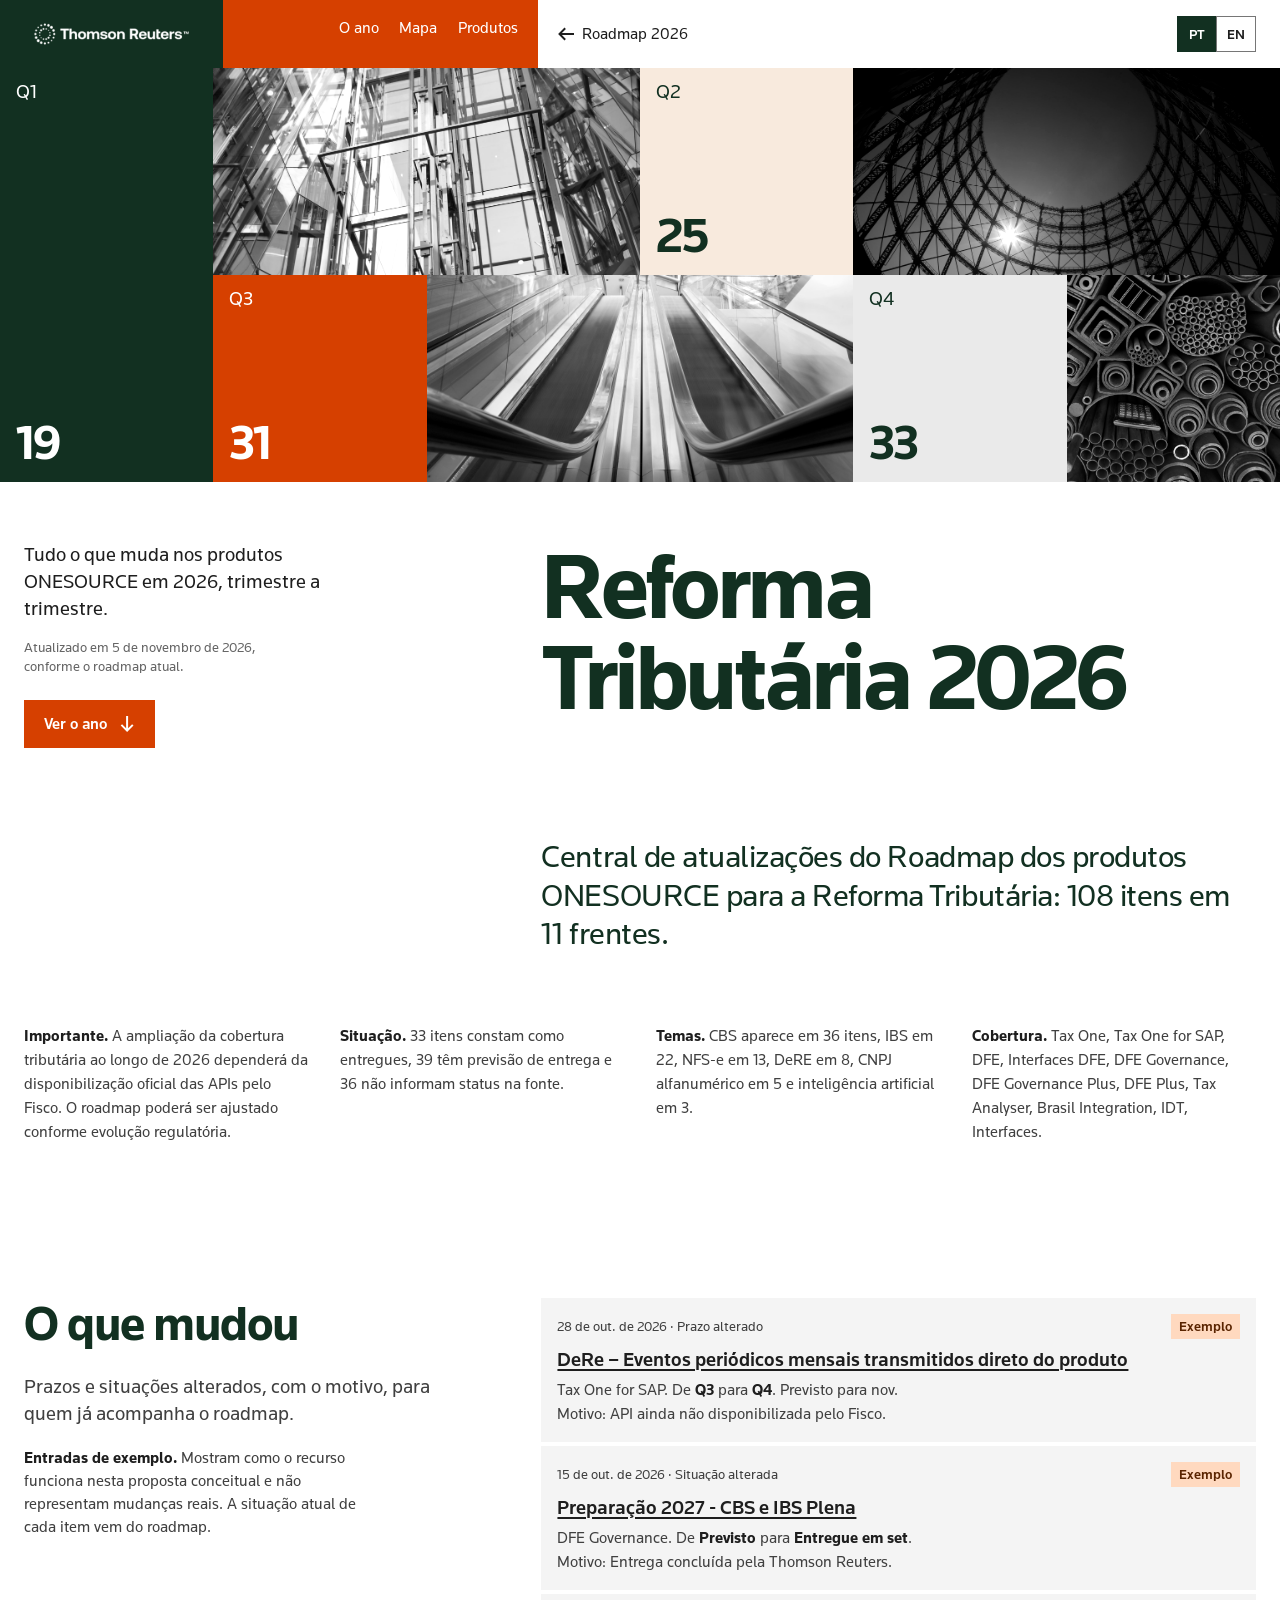
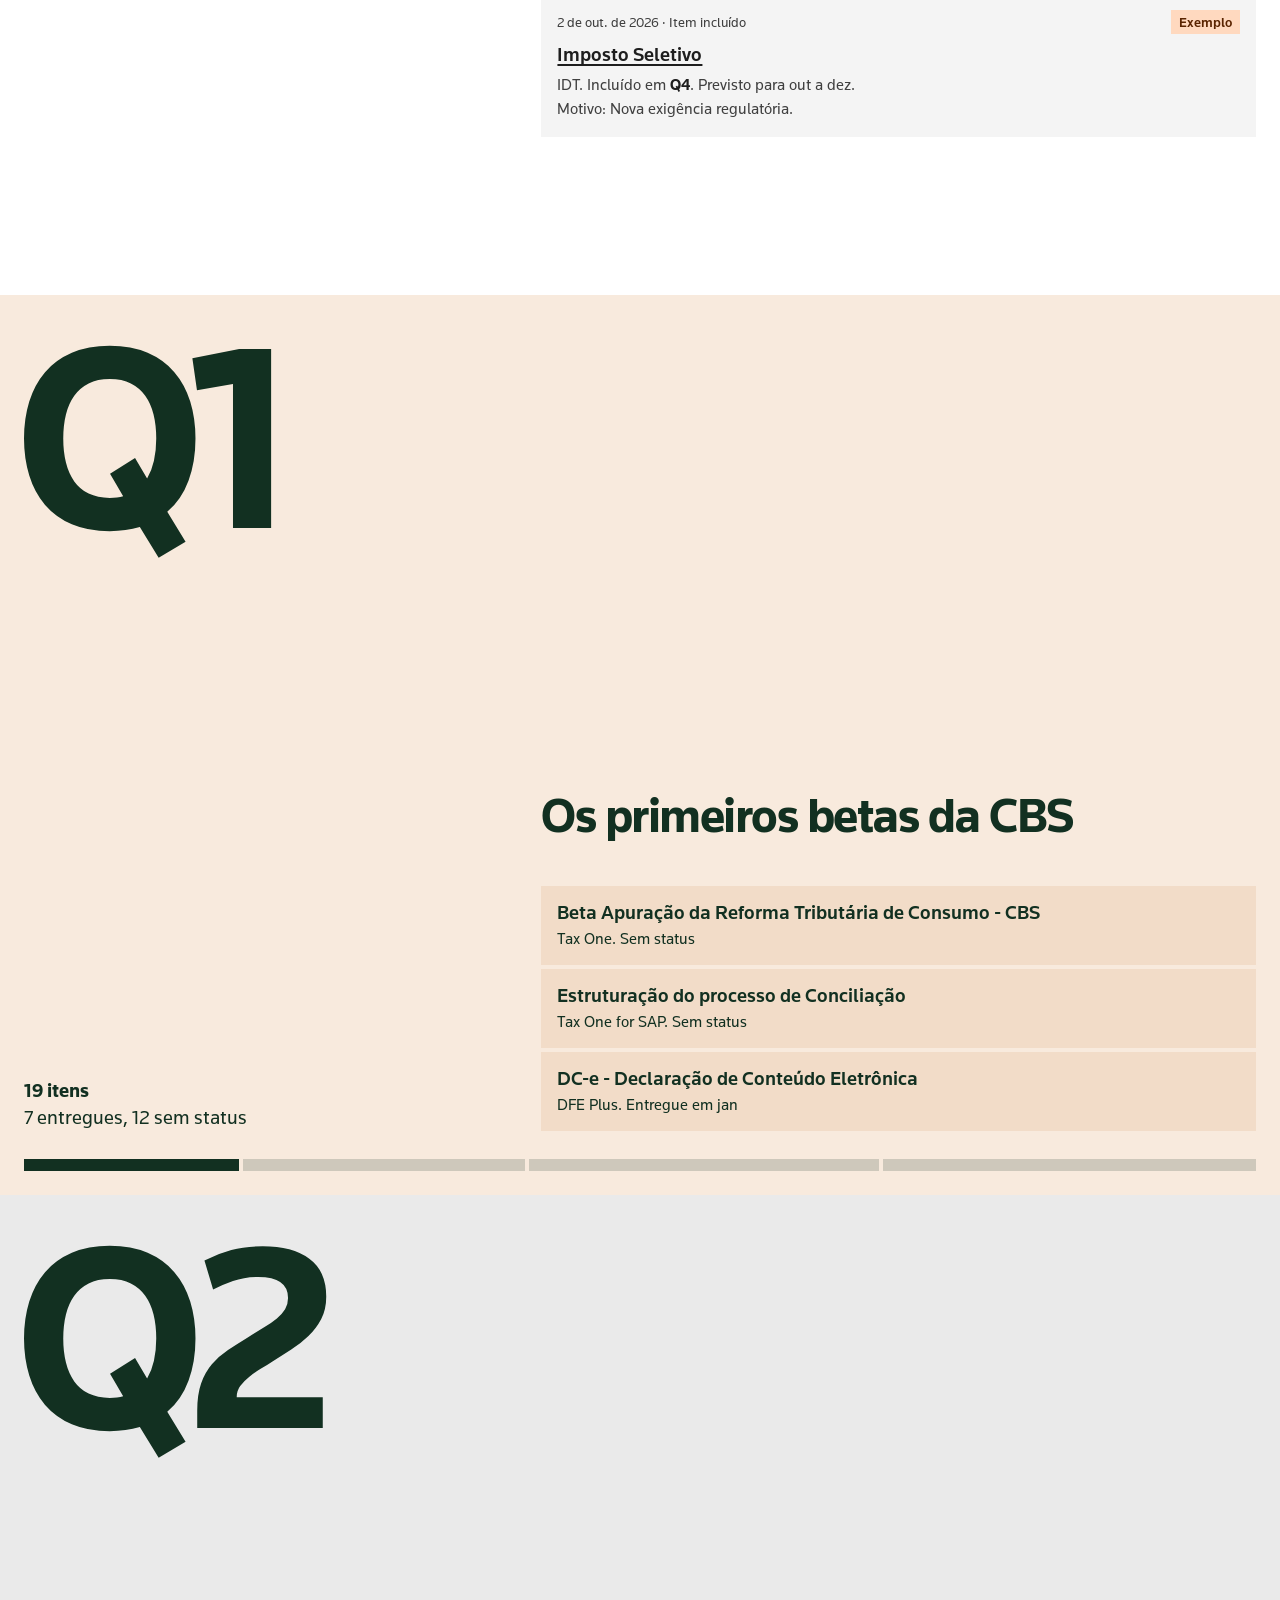
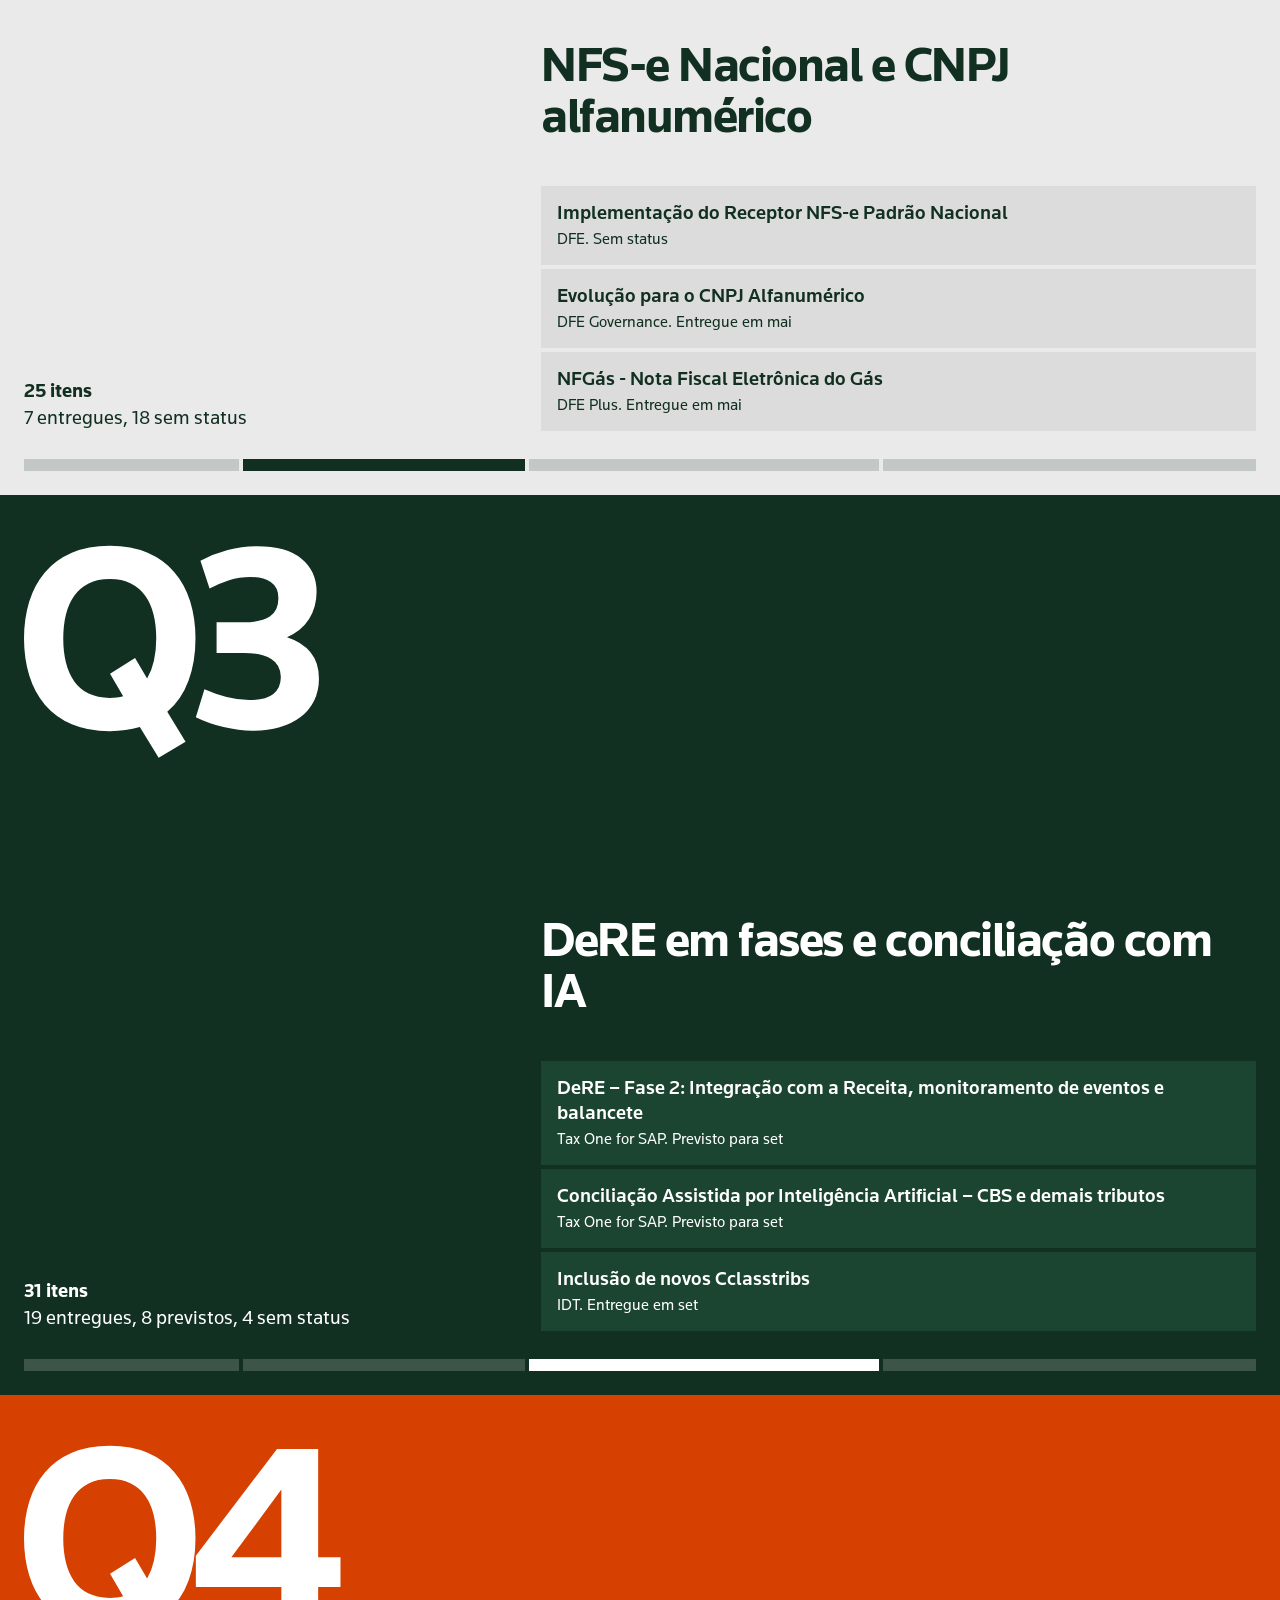
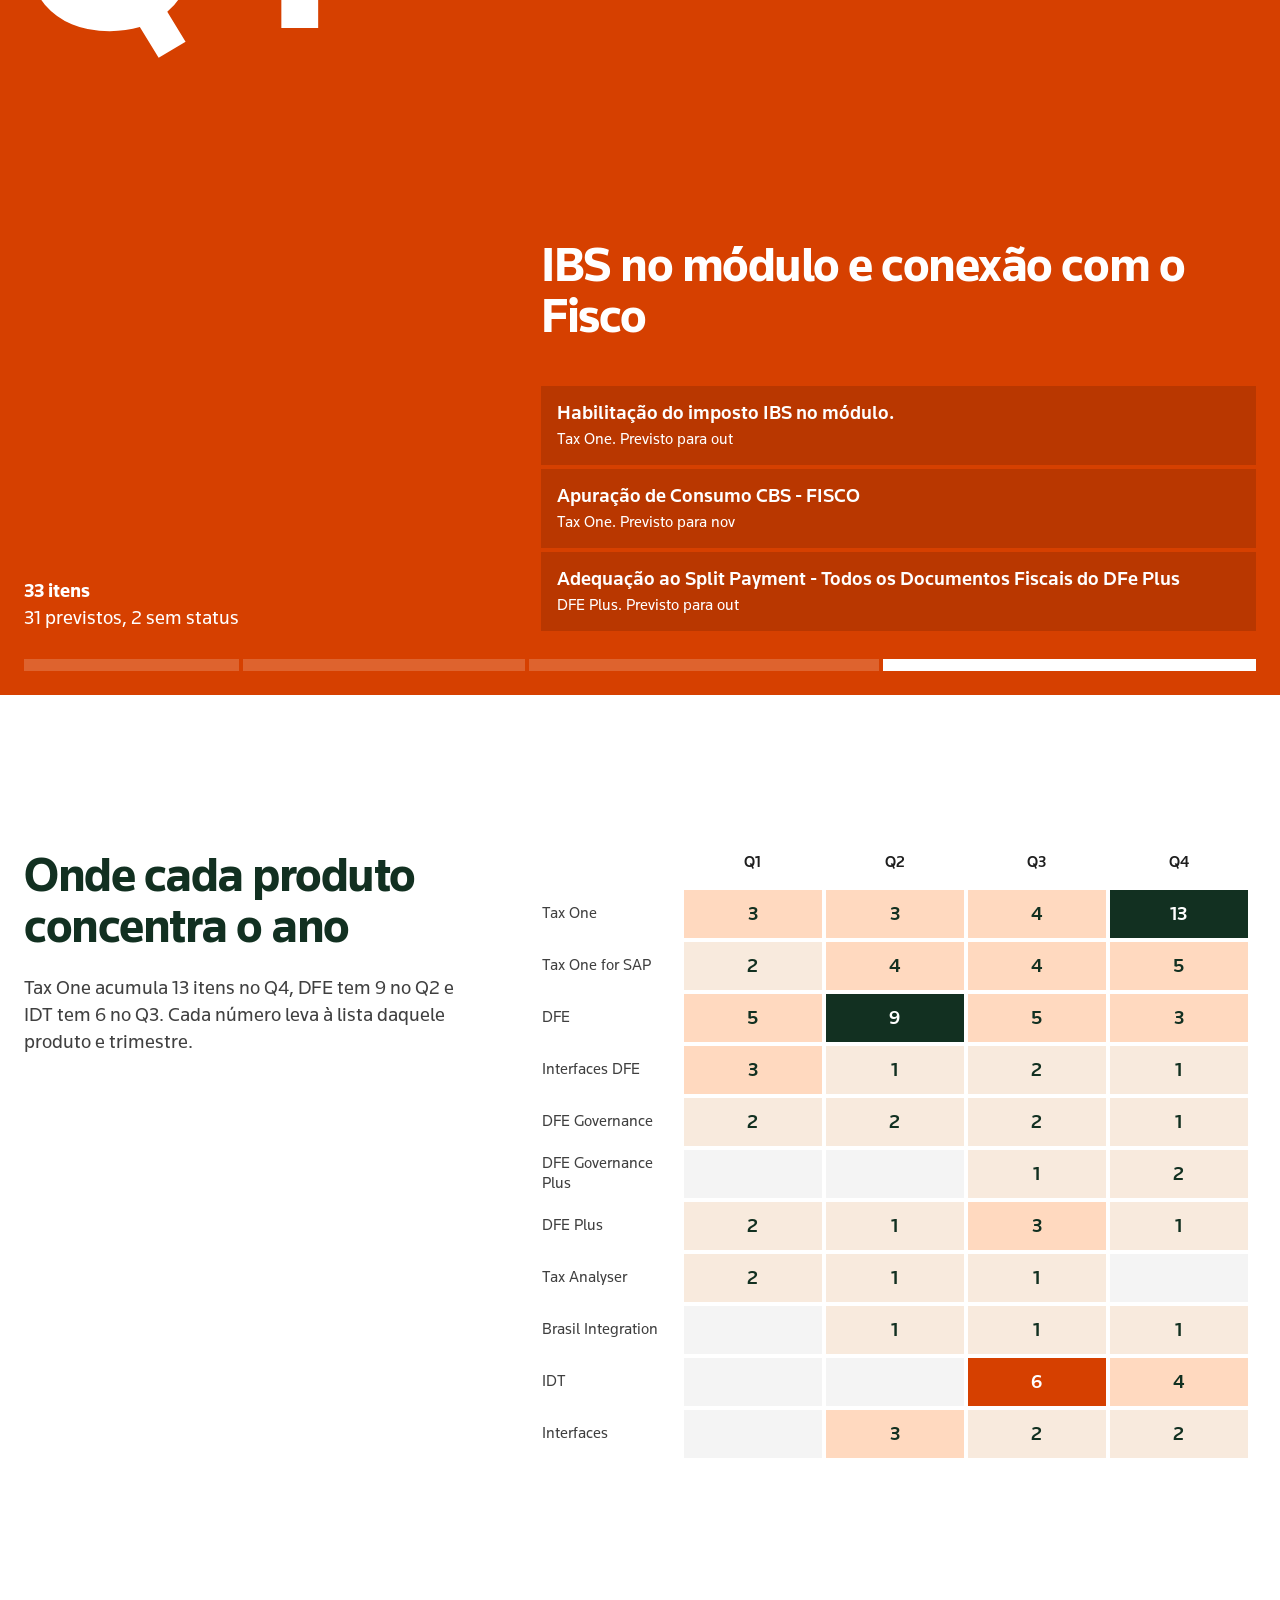
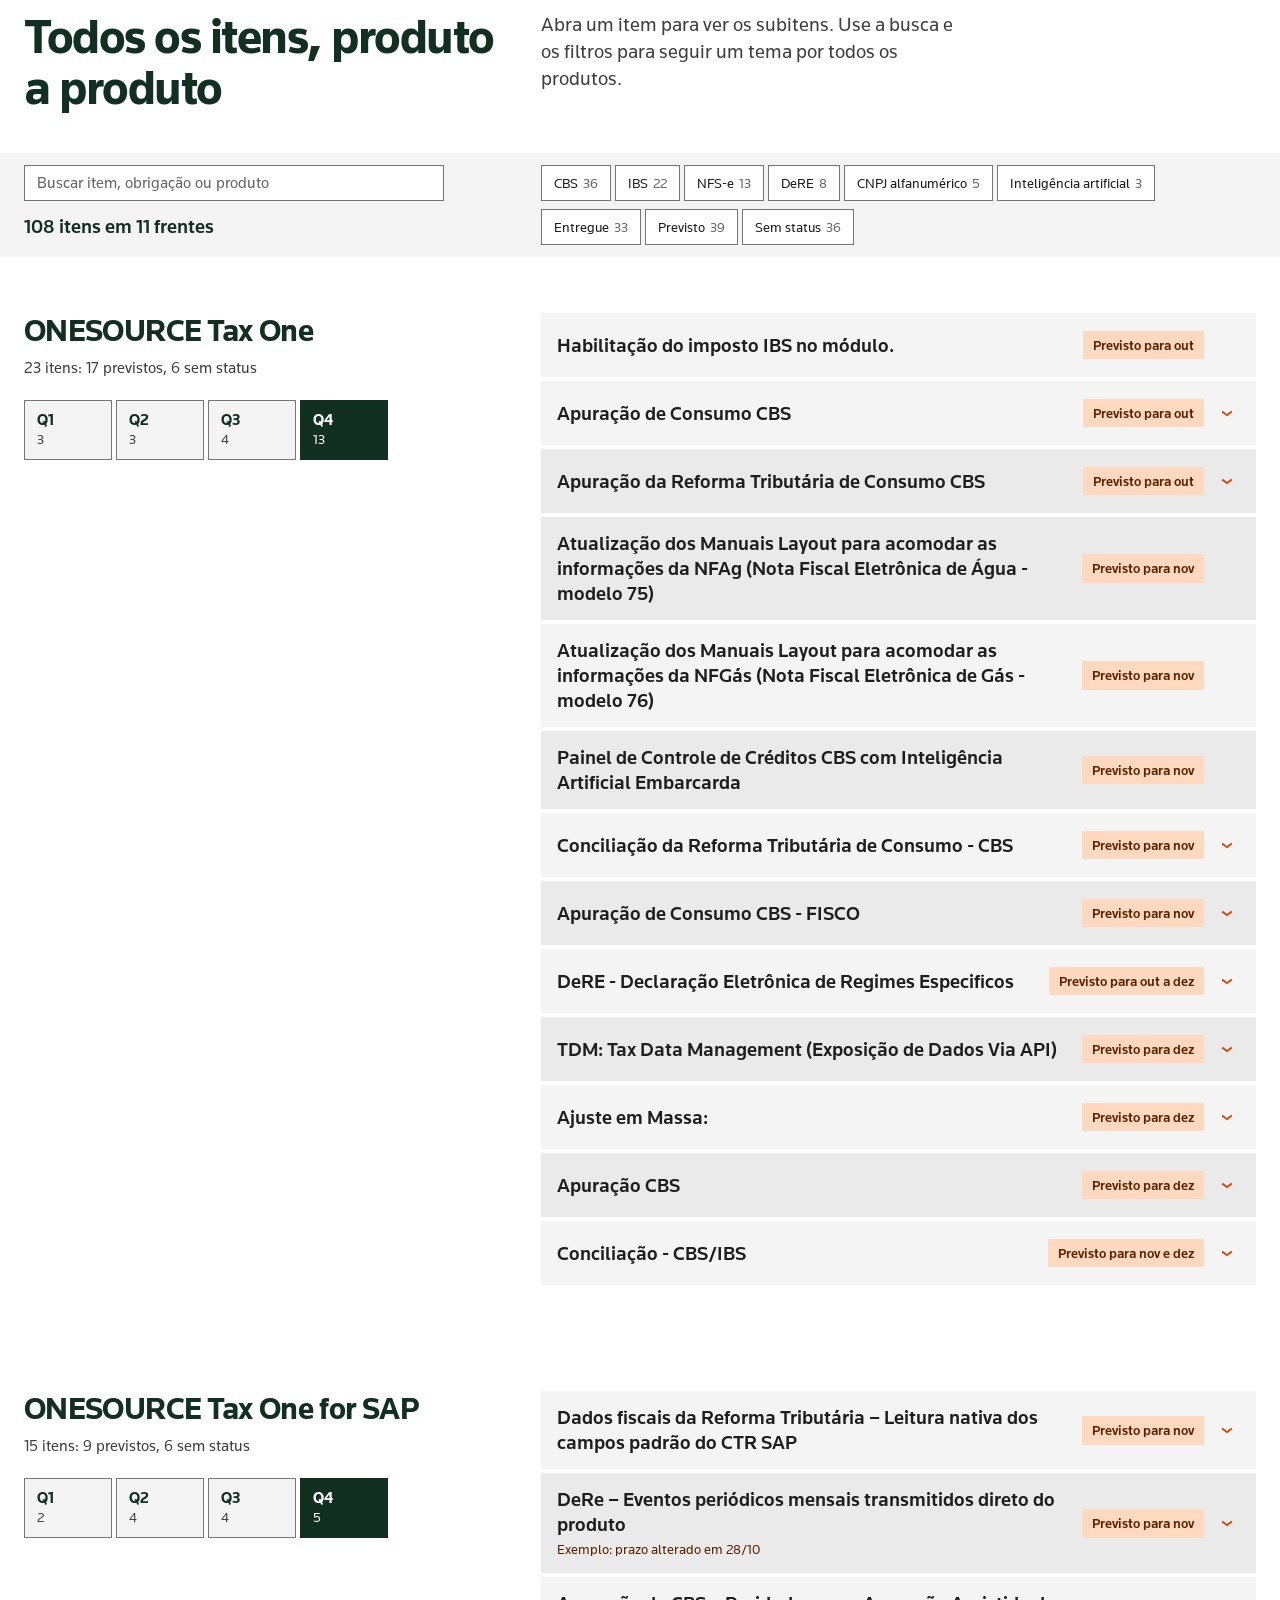
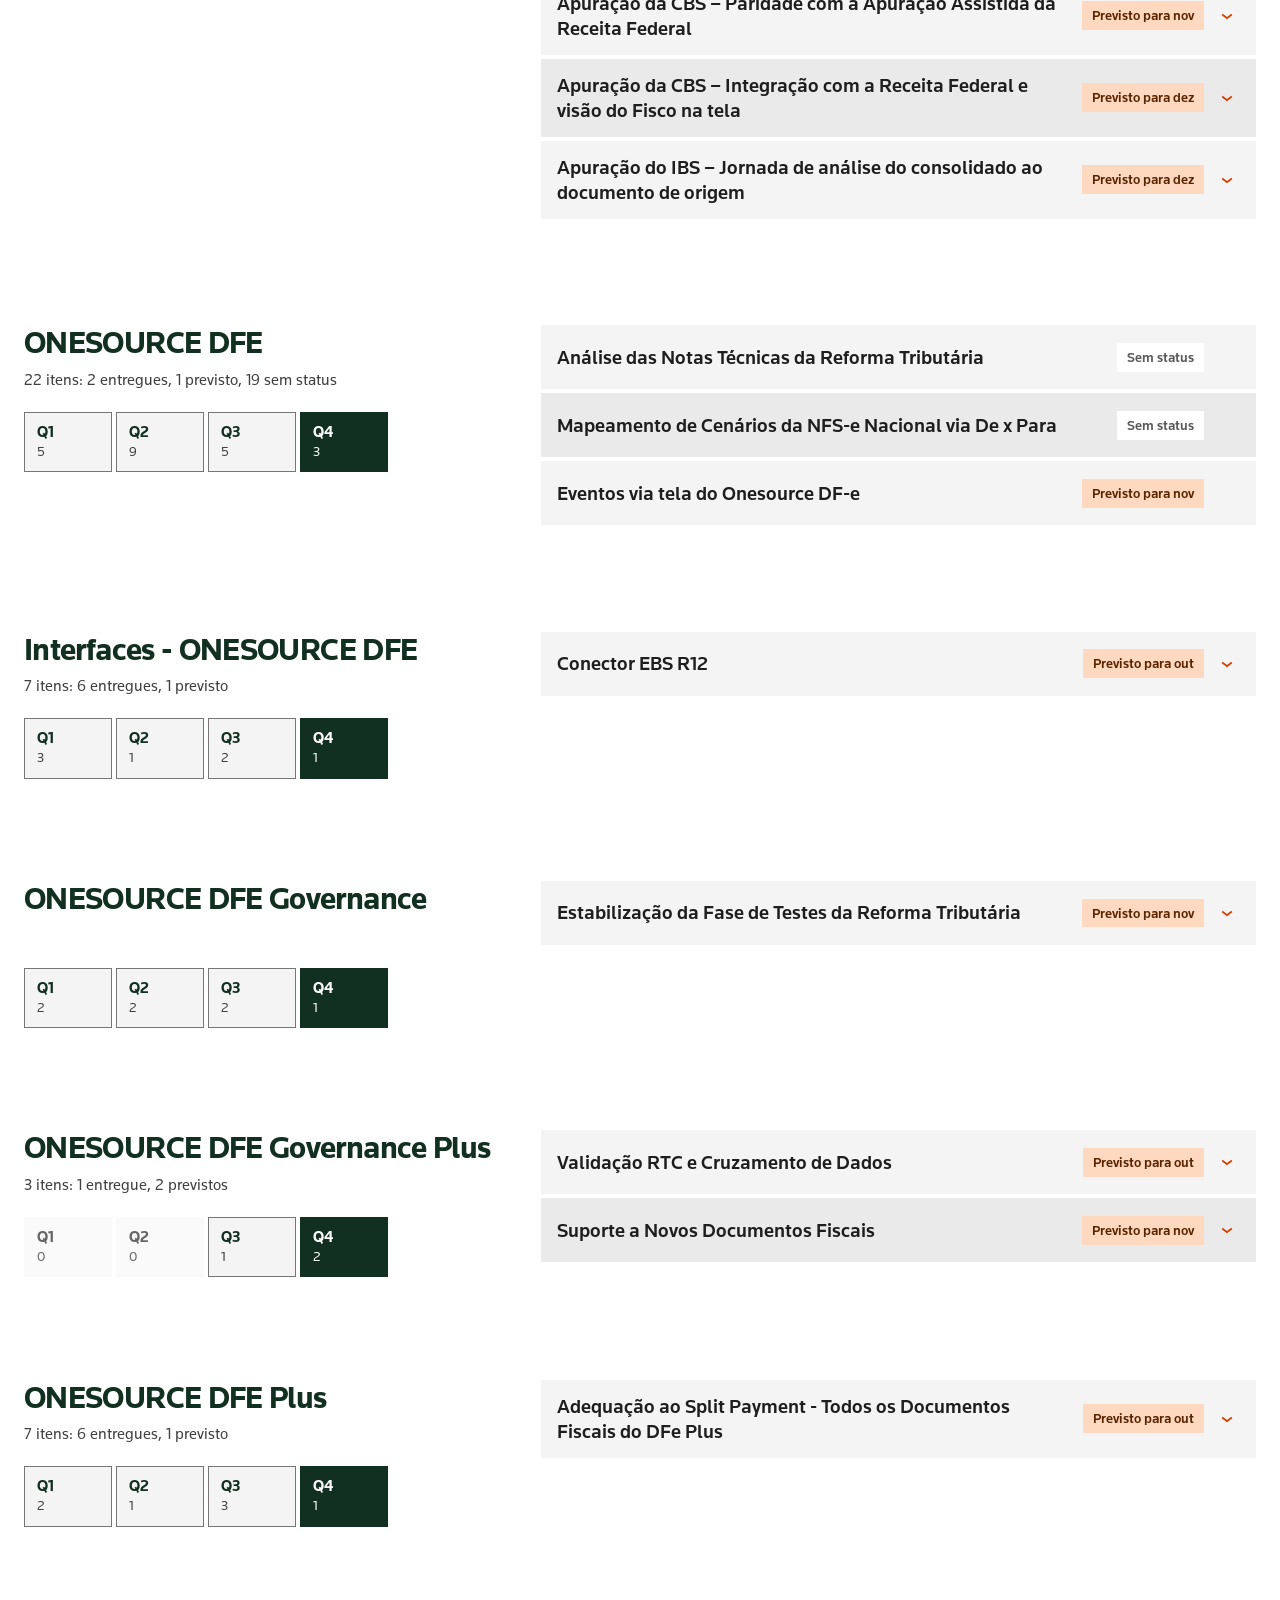
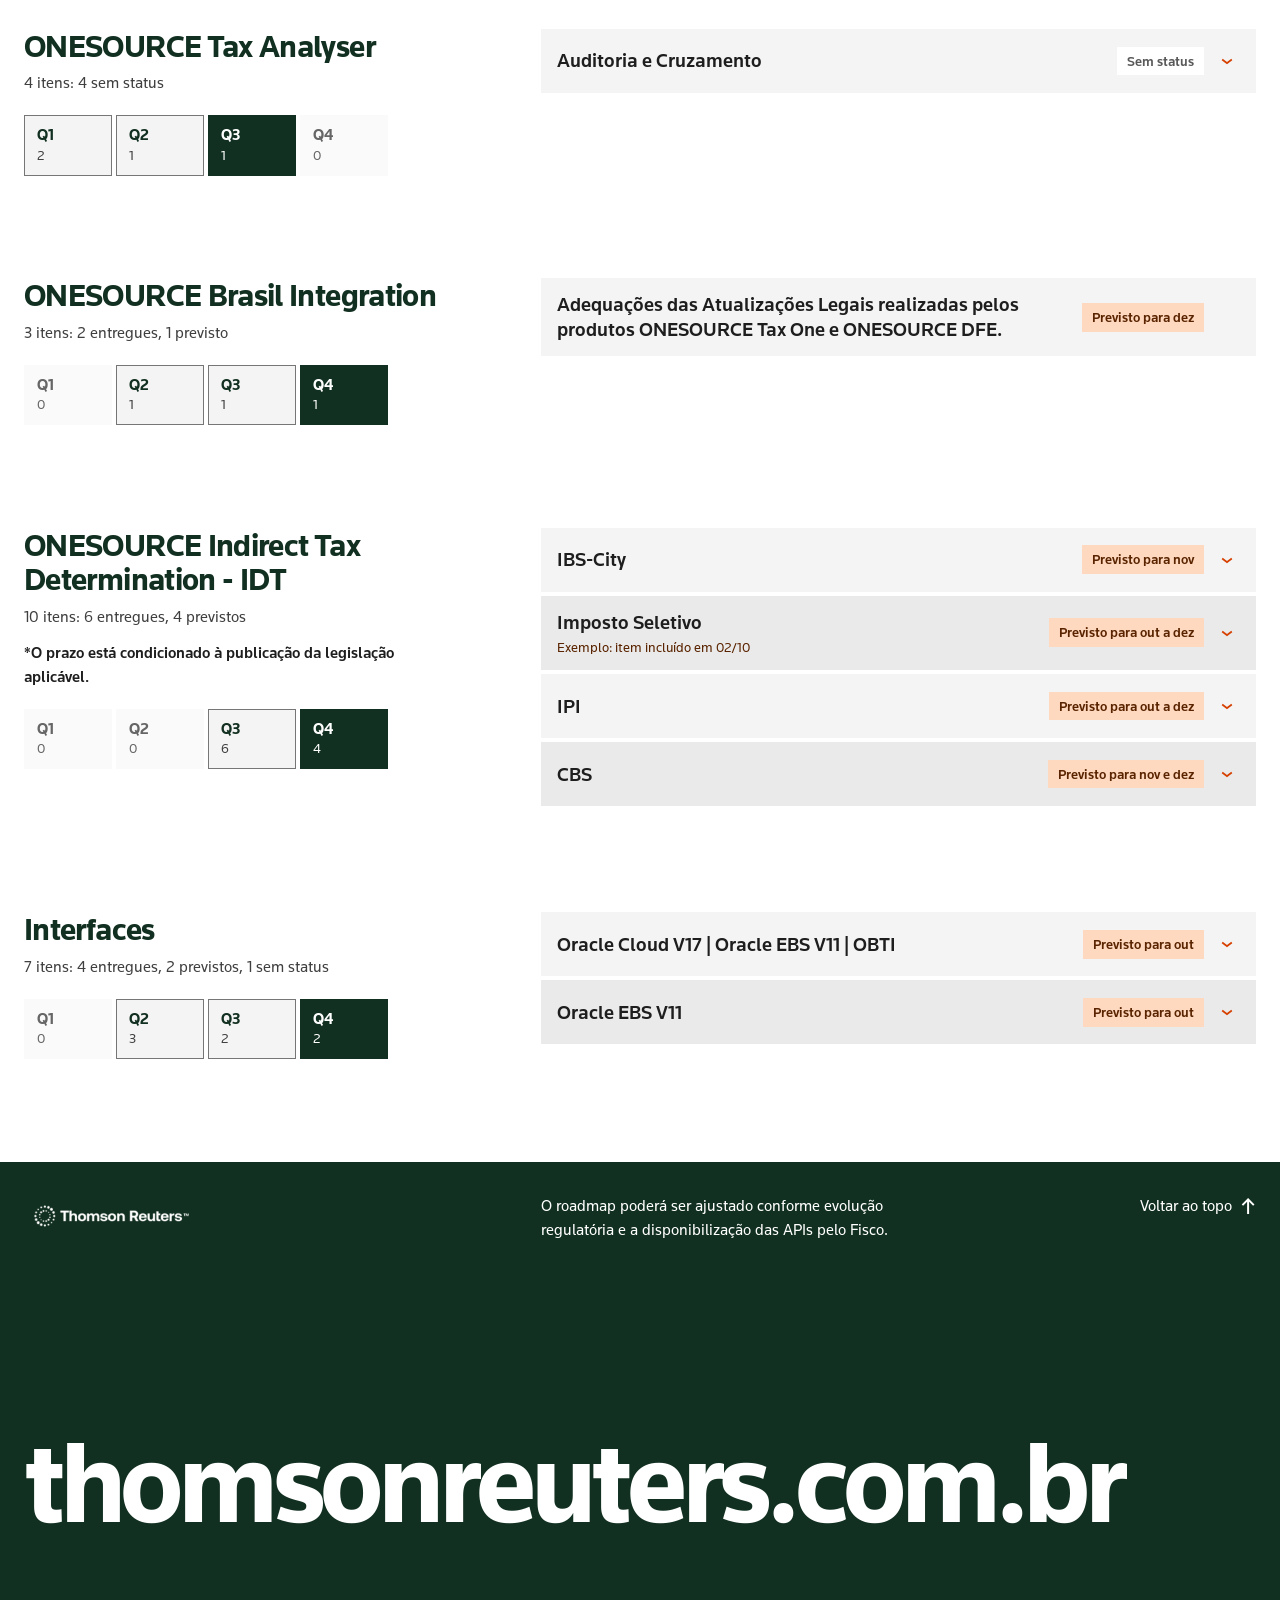
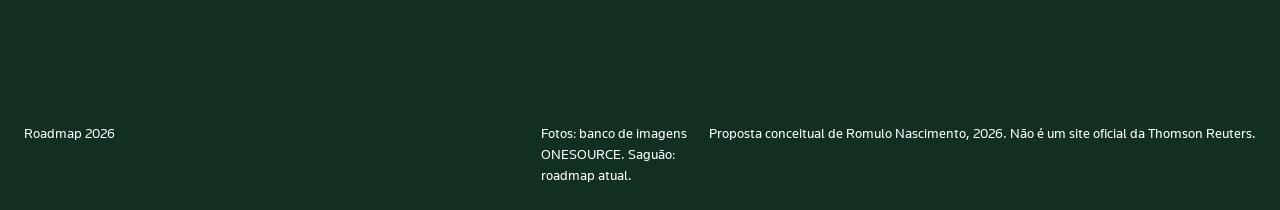
<file: reforma.html>
<!doctype html>
<html lang="pt-BR">
<head>
<meta charset="utf-8">
<meta name="viewport" content="width=device-width, initial-scale=1">
<title>Reforma Tributária 2026 | Roadmap Thomson Reuters</title>
<meta name="description" content="Roadmap 2026 da Reforma Tributária nos produtos ONESOURCE: 108 itens em 11 frentes, por trimestre.">
<meta name="robots" content="noindex">
<link rel="alternate" hreflang="en" href="reforma-en.html">
<link rel="preload" href="assets/fonts/knowledge2017-bold-webfont.woff2" as="font" type="font/woff2" crossorigin>
<link rel="stylesheet" href="assets/roadmap.css">
<script>document.documentElement.classList.add('js')</script>
</head>
<body class="reforma" id="inicio">
<main>

<header class="rh">
  <a class="rh-logo" href="index.html" aria-label="Thomson Reuters, voltar à home"><img class="logo" src="assets/img/logo-tr.png" alt=""></a>
  <nav class="rh-tab" aria-label="Seções da página">
    <a class="nav-changes" href="#mudou">O que mudou</a><a href="#ano">O ano</a><a href="#mapa">Mapa</a><a href="#produtos">Produtos</a>
  </nav>
  <div class="rh-end">
    <a class="rh-back" href="index.html"><svg class="ic" viewBox="0 0 32 32" fill="currentColor" aria-hidden="true" focusable="false"> <path d="M13 3.2l-12.8 12.8 12.8 12.8 2.8-2.8-8-8h24.4v-4h-24.4l8-8z"></path> </svg>Roadmap 2026</a>
    <nav class="lang" aria-label="Idioma"><a aria-current="true" href="reforma.html" hreflang="pt-BR" lang="pt-BR" aria-label="Português" data-lang-link>PT</a><a href="reforma-en.html" hreflang="en" lang="en" aria-label="English" data-lang-link>EN</a></nav>
  </div>
</header>
<section class="masthead" aria-label="Os quatro trimestres de 2026">
  <a class="m-tile mt-green mt-tall" href="#q1"><span>Q1</span><strong>19</strong></a>
  <div class="m-photo mp-wide"><img src="assets/img/modernbuilding.jpg" alt="Fachada de vidro e aço vista de baixo"></div>
  <a class="m-tile mt-peach" href="#q2"><span>Q2</span><strong>25</strong></a>
  <div class="m-photo mp-wide"><img src="assets/img/structure.jpg" alt="Estrutura metálica circular vista de baixo contra o céu"></div>
  <a class="m-tile mt-orange" href="#q3"><span>Q3</span><strong>31</strong></a>
  <div class="m-photo mp-wide"><img src="assets/img/escalator.jpg" alt="Escadas rolantes em perspectiva"></div>
  <a class="m-tile mt-gray" href="#q4"><span>Q4</span><strong>33</strong></a>
  <div class="m-photo mp-one"><img src="assets/img/steelrods.jpg" alt="Tubos de aço empilhados com uma calculadora ao centro"></div>
</section>
<section class="title-row axis">
  <div class="title-side">
    <p class="standfirst">Tudo o que muda nos produtos ONESOURCE em 2026, trimestre a trimestre.</p>
    <p class="updated">Atualizado em <time datetime="2026-11-05">5 de novembro de 2026</time>, conforme o roadmap atual.</p>
    <a class="btn" href="#ano">Ver o ano <svg class="ic" viewBox="0 0 32 32" fill="currentColor" aria-hidden="true" focusable="false"> <path d="M3.4 19.2l12.8 12.8 12.8-12.8-2.8-2.8-8 8v-24.4h-4v24.4l-8-8z"></path> </svg></a>
  </div>
  <h1 class="mask title"><span><span>Reforma</span></span><span><span>Tributária 2026</span></span></h1>
</section>

<section class="intro" aria-labelledby="intro-t">
  <h2 class="sr" id="intro-t">Sobre este roadmap</h2>
  <p class="lead" data-reveal>Central de atualizações do Roadmap dos produtos ONESOURCE para a Reforma Tributária: 108 itens em 11 frentes.</p>
  <div class="intro-cols">
    <p data-reveal><b>Importante.</b> A ampliação da cobertura tributária ao longo de 2026 dependerá da disponibilização oficial das APIs pelo Fisco. O roadmap poderá ser ajustado conforme evolução regulatória.</p>
    <p data-reveal><b>Situação.</b> 33 itens constam como entregues, 39 têm previsão de entrega e 36 não informam status na fonte.</p>
    <p data-reveal><b>Temas.</b> CBS aparece em 36 itens, IBS em 22, NFS-e em 13, DeRE em 8, CNPJ alfanumérico em 5 e inteligência artificial em 3.</p>
    <p data-reveal><b>Cobertura.</b> Tax One, Tax One for SAP, DFE, Interfaces DFE, DFE Governance, DFE Governance Plus, DFE Plus, Tax Analyser, Brasil Integration, IDT, Interfaces.</p>
  </div>
</section>

<section class="changes axis" id="mudou" aria-labelledby="mudou-t">
  <div class="changes-side">
    <h2 id="mudou-t" data-reveal>O que mudou</h2>
    <p data-reveal>Prazos e situações alterados, com o motivo, para quem já acompanha o roadmap.</p>
    <p class="changes-note" data-reveal><b>Entradas de exemplo.</b> Mostram como o recurso funciona nesta proposta conceitual e não representam mudanças reais. A situação atual de cada item vem do roadmap.</p>
  </div>
  <ol class="chg-list">
      <li class="chg" data-reveal>
        <p class="chg-meta"><span><time datetime="2026-10-28">28 de out. de 2026</time> · Prazo alterado</span><span class="chg-ex">Exemplo</span></p>
        <a class="chg-t" href="#onesource-tax-one-for-sap--Q4--1">DeRe – Eventos periódicos mensais transmitidos direto do produto</a>
        <p>Tax One for SAP. De <b>Q3</b> para <b>Q4</b>. Previsto para nov.</p>
        <p>Motivo: API ainda não disponibilizada pelo Fisco.</p>
      </li>
      <li class="chg" data-reveal>
        <p class="chg-meta"><span><time datetime="2026-10-15">15 de out. de 2026</time> · Situação alterada</span><span class="chg-ex">Exemplo</span></p>
        <a class="chg-t" href="#onesource-dfe-governance--Q3--1">Preparação 2027 - CBS e IBS Plena</a>
        <p>DFE Governance. De <b>Previsto</b> para <b>Entregue em set</b>.</p>
        <p>Motivo: Entrega concluída pela Thomson Reuters.</p>
      </li>
      <li class="chg" data-reveal>
        <p class="chg-meta"><span><time datetime="2026-10-02">2 de out. de 2026</time> · Item incluído</span><span class="chg-ex">Exemplo</span></p>
        <a class="chg-t" href="#onesource-indirect-tax-determination-idt--Q4--1">Imposto Seletivo</a>
        <p>IDT. Incluído em <b>Q4</b>. Previsto para out a dez.</p>
        <p>Motivo: Nova exigência regulatória.</p>
      </li>
  </ol>
</section>

<section class="year" id="ano" aria-label="O ano em quatro trimestres">
  <article class="qp qp-peach" id="q1">
    <div class="qp-side">
      <p class="qp-q" data-reveal aria-hidden="true">Q1</p>
      <p class="qp-n" data-reveal><strong>19 itens</strong><br>7 entregues, 12 sem status</p>
    </div>
    <div class="qp-main">
      <h2 data-reveal><span class="sr">Q1: </span>Os primeiros betas da CBS</h2>
      <ul class="qp-list">
        <li data-reveal><a href="#onesource-tax-one--Q1--1"><span class="qp-t">Beta Apuração da Reforma Tributária de Consumo - CBS</span><span class="qp-m">Tax One. Sem status</span></a></li>
        <li data-reveal><a href="#onesource-tax-one-for-sap--Q1--0"><span class="qp-t">Estruturação do processo de Conciliação</span><span class="qp-m">Tax One for SAP. Sem status</span></a></li>
        <li data-reveal><a href="#onesource-dfe-plus--Q1--0"><span class="qp-t">DC-e - Declaração de Conteúdo Eletrônica</span><span class="qp-m">DFE Plus. Entregue em jan</span></a></li>
      </ul>
    </div>
    <div class="ruler" aria-hidden="true"><span style="flex:19" class="on"></span><span style="flex:25" class=""></span><span style="flex:31" class=""></span><span style="flex:33" class=""></span></div>
  </article>
  <article class="qp qp-gray" id="q2">
    <div class="qp-side">
      <p class="qp-q" data-reveal aria-hidden="true">Q2</p>
      <p class="qp-n" data-reveal><strong>25 itens</strong><br>7 entregues, 18 sem status</p>
    </div>
    <div class="qp-main">
      <h2 data-reveal><span class="sr">Q2: </span>NFS-e Nacional e CNPJ alfanumérico</h2>
      <ul class="qp-list">
        <li data-reveal><a href="#onesource-dfe--Q2--5"><span class="qp-t">Implementação do Receptor NFS-e Padrão Nacional</span><span class="qp-m">DFE. Sem status</span></a></li>
        <li data-reveal><a href="#onesource-dfe-governance--Q2--1"><span class="qp-t">Evolução para o CNPJ Alfanumérico</span><span class="qp-m">DFE Governance. Entregue em mai</span></a></li>
        <li data-reveal><a href="#onesource-dfe-plus--Q2--0"><span class="qp-t">NFGás - Nota Fiscal Eletrônica do Gás</span><span class="qp-m">DFE Plus. Entregue em mai</span></a></li>
      </ul>
    </div>
    <div class="ruler" aria-hidden="true"><span style="flex:19" class=""></span><span style="flex:25" class="on"></span><span style="flex:31" class=""></span><span style="flex:33" class=""></span></div>
  </article>
  <article class="qp qp-green" id="q3">
    <div class="qp-side">
      <p class="qp-q" data-reveal aria-hidden="true">Q3</p>
      <p class="qp-n" data-reveal><strong>31 itens</strong><br>19 entregues, 8 previstos, 4 sem status</p>
    </div>
    <div class="qp-main">
      <h2 data-reveal><span class="sr">Q3: </span>DeRE em fases e conciliação com IA</h2>
      <ul class="qp-list">
        <li data-reveal><a href="#onesource-tax-one-for-sap--Q3--2"><span class="qp-t">DeRE – Fase 2: Integração com a Receita, monitoramento de eventos e balancete</span><span class="qp-m">Tax One for SAP. Previsto para set</span></a></li>
        <li data-reveal><a href="#onesource-tax-one-for-sap--Q3--0"><span class="qp-t">Conciliação Assistida por Inteligência Artificial – CBS e demais tributos</span><span class="qp-m">Tax One for SAP. Previsto para set</span></a></li>
        <li data-reveal><a href="#onesource-indirect-tax-determination-idt--Q3--1"><span class="qp-t">Inclusão de novos Cclasstribs</span><span class="qp-m">IDT. Entregue em set</span></a></li>
      </ul>
    </div>
    <div class="ruler" aria-hidden="true"><span style="flex:19" class=""></span><span style="flex:25" class=""></span><span style="flex:31" class="on"></span><span style="flex:33" class=""></span></div>
  </article>
  <article class="qp qp-orange" id="q4">
    <div class="qp-side">
      <p class="qp-q" data-reveal aria-hidden="true">Q4</p>
      <p class="qp-n" data-reveal><strong>33 itens</strong><br>31 previstos, 2 sem status</p>
    </div>
    <div class="qp-main">
      <h2 data-reveal><span class="sr">Q4: </span>IBS no módulo e conexão com o Fisco</h2>
      <ul class="qp-list">
        <li data-reveal><a href="#onesource-tax-one--Q4--0"><span class="qp-t">Habilitação do imposto IBS no módulo.</span><span class="qp-m">Tax One. Previsto para out</span></a></li>
        <li data-reveal><a href="#onesource-tax-one--Q4--7"><span class="qp-t">Apuração de Consumo CBS - FISCO</span><span class="qp-m">Tax One. Previsto para nov</span></a></li>
        <li data-reveal><a href="#onesource-dfe-plus--Q4--0"><span class="qp-t">Adequação ao Split Payment - Todos os Documentos Fiscais do DFe Plus</span><span class="qp-m">DFE Plus. Previsto para out</span></a></li>
      </ul>
    </div>
    <div class="ruler" aria-hidden="true"><span style="flex:19" class=""></span><span style="flex:25" class=""></span><span style="flex:31" class=""></span><span style="flex:33" class="on"></span></div>
  </article>
</section>

<section class="map axis" id="mapa" aria-labelledby="mapa-t">
  <div class="map-side">
    <h2 id="mapa-t" data-reveal>Onde cada produto concentra o ano</h2>
    <p data-reveal>Tax One acumula 13 itens no Q4, DFE tem 9 no Q2 e IDT tem 6 no Q3. Cada número leva à lista daquele produto e trimestre.</p>
  </div>
  <div class="map-body" data-reveal>
    <table class="map-t">
      <caption class="sr">Quantidade de itens por produto e trimestre</caption>
      <thead><tr><th scope="col" class="sr">Produto</th><th scope="col">Q1</th><th scope="col">Q2</th><th scope="col">Q3</th><th scope="col">Q4</th></tr></thead>
      <tbody>
        <tr><th scope="row"><a href="#onesource-tax-one">Tax One</a></th><td><a class="cell h2" href="#onesource-tax-one--Q1" aria-label="Tax One, Q1: 3 itens">3</a></td><td><a class="cell h2" href="#onesource-tax-one--Q2" aria-label="Tax One, Q2: 3 itens">3</a></td><td><a class="cell h2" href="#onesource-tax-one--Q3" aria-label="Tax One, Q3: 4 itens">4</a></td><td><a class="cell h4" href="#onesource-tax-one--Q4" aria-label="Tax One, Q4: 13 itens">13</a></td></tr>
        <tr><th scope="row"><a href="#onesource-tax-one-for-sap">Tax One for SAP</a></th><td><a class="cell h1" href="#onesource-tax-one-for-sap--Q1" aria-label="Tax One for SAP, Q1: 2 itens">2</a></td><td><a class="cell h2" href="#onesource-tax-one-for-sap--Q2" aria-label="Tax One for SAP, Q2: 4 itens">4</a></td><td><a class="cell h2" href="#onesource-tax-one-for-sap--Q3" aria-label="Tax One for SAP, Q3: 4 itens">4</a></td><td><a class="cell h2" href="#onesource-tax-one-for-sap--Q4" aria-label="Tax One for SAP, Q4: 5 itens">5</a></td></tr>
        <tr><th scope="row"><a href="#onesource-dfe">DFE</a></th><td><a class="cell h2" href="#onesource-dfe--Q1" aria-label="DFE, Q1: 5 itens">5</a></td><td><a class="cell h4" href="#onesource-dfe--Q2" aria-label="DFE, Q2: 9 itens">9</a></td><td><a class="cell h2" href="#onesource-dfe--Q3" aria-label="DFE, Q3: 5 itens">5</a></td><td><a class="cell h2" href="#onesource-dfe--Q4" aria-label="DFE, Q4: 3 itens">3</a></td></tr>
        <tr><th scope="row"><a href="#interfaces-onesource-dfe">Interfaces DFE</a></th><td><a class="cell h2" href="#interfaces-onesource-dfe--Q1" aria-label="Interfaces DFE, Q1: 3 itens">3</a></td><td><a class="cell h1" href="#interfaces-onesource-dfe--Q2" aria-label="Interfaces DFE, Q2: 1 item">1</a></td><td><a class="cell h1" href="#interfaces-onesource-dfe--Q3" aria-label="Interfaces DFE, Q3: 2 itens">2</a></td><td><a class="cell h1" href="#interfaces-onesource-dfe--Q4" aria-label="Interfaces DFE, Q4: 1 item">1</a></td></tr>
        <tr><th scope="row"><a href="#onesource-dfe-governance">DFE Governance</a></th><td><a class="cell h1" href="#onesource-dfe-governance--Q1" aria-label="DFE Governance, Q1: 2 itens">2</a></td><td><a class="cell h1" href="#onesource-dfe-governance--Q2" aria-label="DFE Governance, Q2: 2 itens">2</a></td><td><a class="cell h1" href="#onesource-dfe-governance--Q3" aria-label="DFE Governance, Q3: 2 itens">2</a></td><td><a class="cell h1" href="#onesource-dfe-governance--Q4" aria-label="DFE Governance, Q4: 1 item">1</a></td></tr>
        <tr><th scope="row"><a href="#onesource-dfe-governance-plus">DFE Governance Plus</a></th><td><span class="cell h0" aria-label="Sem itens"></span></td><td><span class="cell h0" aria-label="Sem itens"></span></td><td><a class="cell h1" href="#onesource-dfe-governance-plus--Q3" aria-label="DFE Governance Plus, Q3: 1 item">1</a></td><td><a class="cell h1" href="#onesource-dfe-governance-plus--Q4" aria-label="DFE Governance Plus, Q4: 2 itens">2</a></td></tr>
        <tr><th scope="row"><a href="#onesource-dfe-plus">DFE Plus</a></th><td><a class="cell h1" href="#onesource-dfe-plus--Q1" aria-label="DFE Plus, Q1: 2 itens">2</a></td><td><a class="cell h1" href="#onesource-dfe-plus--Q2" aria-label="DFE Plus, Q2: 1 item">1</a></td><td><a class="cell h2" href="#onesource-dfe-plus--Q3" aria-label="DFE Plus, Q3: 3 itens">3</a></td><td><a class="cell h1" href="#onesource-dfe-plus--Q4" aria-label="DFE Plus, Q4: 1 item">1</a></td></tr>
        <tr><th scope="row"><a href="#onesource-tax-analyser">Tax Analyser</a></th><td><a class="cell h1" href="#onesource-tax-analyser--Q1" aria-label="Tax Analyser, Q1: 2 itens">2</a></td><td><a class="cell h1" href="#onesource-tax-analyser--Q2" aria-label="Tax Analyser, Q2: 1 item">1</a></td><td><a class="cell h1" href="#onesource-tax-analyser--Q3" aria-label="Tax Analyser, Q3: 1 item">1</a></td><td><span class="cell h0" aria-label="Sem itens"></span></td></tr>
        <tr><th scope="row"><a href="#onesource-brasil-integration">Brasil Integration</a></th><td><span class="cell h0" aria-label="Sem itens"></span></td><td><a class="cell h1" href="#onesource-brasil-integration--Q2" aria-label="Brasil Integration, Q2: 1 item">1</a></td><td><a class="cell h1" href="#onesource-brasil-integration--Q3" aria-label="Brasil Integration, Q3: 1 item">1</a></td><td><a class="cell h1" href="#onesource-brasil-integration--Q4" aria-label="Brasil Integration, Q4: 1 item">1</a></td></tr>
        <tr><th scope="row"><a href="#onesource-indirect-tax-determination-idt">IDT</a></th><td><span class="cell h0" aria-label="Sem itens"></span></td><td><span class="cell h0" aria-label="Sem itens"></span></td><td><a class="cell h3" href="#onesource-indirect-tax-determination-idt--Q3" aria-label="IDT, Q3: 6 itens">6</a></td><td><a class="cell h2" href="#onesource-indirect-tax-determination-idt--Q4" aria-label="IDT, Q4: 4 itens">4</a></td></tr>
        <tr><th scope="row"><a href="#interfaces">Interfaces</a></th><td><span class="cell h0" aria-label="Sem itens"></span></td><td><a class="cell h2" href="#interfaces--Q2" aria-label="Interfaces, Q2: 3 itens">3</a></td><td><a class="cell h1" href="#interfaces--Q3" aria-label="Interfaces, Q3: 2 itens">2</a></td><td><a class="cell h1" href="#interfaces--Q4" aria-label="Interfaces, Q4: 2 itens">2</a></td></tr>
      </tbody>
    </table>
  </div>
</section>

<section class="prods" id="produtos" aria-labelledby="prods-t">
  <div class="prods-head axis">
    <h2 id="prods-t" data-reveal>Todos os itens, produto a produto</h2>
    <p data-reveal>Abra um item para ver os subitens. Use a busca e os filtros para seguir um tema por todos os produtos.</p>
  </div>
  <div class="filters" aria-label="Filtros">
    <div class="f-search" role="search"><label class="sr" for="busca">Buscar no roadmap</label><input id="busca" type="search" data-search placeholder="Buscar item, obrigação ou produto" autocomplete="off" spellcheck="false"></div>
    <div class="chips" role="group" aria-label="Tema"><button type="button" class="chip" data-theme="CBS" aria-pressed="false">CBS <small>36</small></button><button type="button" class="chip" data-theme="IBS" aria-pressed="false">IBS <small>22</small></button><button type="button" class="chip" data-theme="NFS-e" aria-pressed="false">NFS-e <small>13</small></button><button type="button" class="chip" data-theme="DeRE" aria-pressed="false">DeRE <small>8</small></button><button type="button" class="chip" data-theme="CNPJ alfanumérico" aria-pressed="false">CNPJ alfanumérico <small>5</small></button><button type="button" class="chip" data-theme="IA" aria-pressed="false">Inteligência artificial <small>3</small></button></div>
    <div class="chips" role="group" aria-label="Situação"><button type="button" class="chip" data-status="entregue" aria-pressed="false">Entregue <small>33</small></button><button type="button" class="chip" data-status="previsto" aria-pressed="false">Previsto <small>39</small></button><button type="button" class="chip" data-status="sem" aria-pressed="false">Sem status <small>36</small></button></div>
    <p class="f-result" role="status" aria-live="polite"><span data-result>108 itens em 11 frentes</span><button type="button" class="f-clear" data-clear hidden><svg class="ic" viewBox="0 0 32 32" fill="currentColor" aria-hidden="true" focusable="false"> <path d="M30 4.8l-2.8-2.8-11.2 11.2-11.2-11.2-2.8 2.8 11.2 11.2-11.2 11.2 2.8 2.8 11.2-11.2 11.2 11.2 2.8-2.8-11.2-11.2z"></path> </svg>Limpar filtros</button></p>
  </div>
  <div class="chs">
  <article class="ch axis" id="onesource-tax-one" data-product>
    <div class="ch-side">
      <h3 data-reveal>ONESOURCE Tax One</h3>
      <p class="ch-n" data-count data-reveal>23 itens: 17 previstos, 6 sem status</p>
      
      <div class="tabs" role="tablist" aria-label="Trimestres de Tax One" data-reveal>
        <button type="button" role="tab" id="tab-onesource-tax-one--Q1" class="tab" data-q="Q1" aria-controls="onesource-tax-one--Q1" aria-selected="false"><span>Q1</span><small data-tabn>3</small></button>
        <button type="button" role="tab" id="tab-onesource-tax-one--Q2" class="tab" data-q="Q2" aria-controls="onesource-tax-one--Q2" aria-selected="false"><span>Q2</span><small data-tabn>3</small></button>
        <button type="button" role="tab" id="tab-onesource-tax-one--Q3" class="tab" data-q="Q3" aria-controls="onesource-tax-one--Q3" aria-selected="false"><span>Q3</span><small data-tabn>4</small></button>
        <button type="button" role="tab" id="tab-onesource-tax-one--Q4" class="tab" data-q="Q4" aria-controls="onesource-tax-one--Q4" aria-selected="true"><span>Q4</span><small data-tabn>13</small></button>
      </div>
    </div>
    <div class="ch-main">
      <section class="q-panel" id="onesource-tax-one--Q1" role="tabpanel" aria-labelledby="tab-onesource-tax-one--Q1" data-q="Q1">
        <h4 class="q-h">Q1 de 2026</h4>
<details id="onesource-tax-one--Q1--0" class="band" data-status="sem" data-themes=""><summary class="band-h"><span class="band-t">Relatórios de Conferência</span><span class="st st-sem">Sem status</span><svg class="ic band-ic" viewBox="0 0 32 32" fill="currentColor" aria-hidden="true" focusable="false"> <path d="M6.2 10.6l-2.4 3.4 12.2 9.4 12.2-9.4-2.4-3.4-9.8 7.6z"></path> </svg></summary><div class="band-d"><p>Documentos Fiscais (Com base nas tabelas da Reforma Tributária)</p><ul><li>Documentário Fiscal SAFX3007, SAFX3008, SAFX3009</li><li>Utilities SAFX3042, SAFX3043</li></ul></div></details>
<details id="onesource-tax-one--Q1--1" class="band" data-status="sem" data-themes="CBS"><summary class="band-h"><span class="band-t">Beta Apuração da Reforma Tributária de Consumo - CBS</span><span class="st st-sem">Sem status</span><svg class="ic band-ic" viewBox="0 0 32 32" fill="currentColor" aria-hidden="true" focusable="false"> <path d="M6.2 10.6l-2.4 3.4 12.2 9.4 12.2-9.4-2.4-3.4-9.8 7.6z"></path> </svg></summary><div class="band-d"><ul><li>Visão Contribuinte (Débito, Crédito e Saldo)</li><li>Exportação de Dados em CSV</li></ul></div></details>
<details id="onesource-tax-one--Q1--2" class="band" data-status="sem" data-themes="CBS|IA"><summary class="band-h"><span class="band-t">Beta Conciliação da Reforma Tributária de Consumo - CBS</span><span class="st st-sem">Sem status</span><svg class="ic band-ic" viewBox="0 0 32 32" fill="currentColor" aria-hidden="true" focusable="false"> <path d="M6.2 10.6l-2.4 3.4 12.2 9.4 12.2-9.4-2.4-3.4-9.8 7.6z"></path> </svg></summary><div class="band-d"><ul><li>Visão Contribuinte com Inteligência Artificial embarcada</li></ul></div></details>
      </section>
      <section class="q-panel" id="onesource-tax-one--Q2" role="tabpanel" aria-labelledby="tab-onesource-tax-one--Q2" data-q="Q2">
        <h4 class="q-h">Q2 de 2026</h4>
<details id="onesource-tax-one--Q2--0" class="band" data-status="sem" data-themes="CBS"><summary class="band-h"><span class="band-t">Apuração da Reforma Tributária de Consumo CBS</span><span class="st st-sem">Sem status</span><svg class="ic band-ic" viewBox="0 0 32 32" fill="currentColor" aria-hidden="true" focusable="false"> <path d="M6.2 10.6l-2.4 3.4 12.2 9.4 12.2-9.4-2.4-3.4-9.8 7.6z"></path> </svg></summary><div class="band-d"><ul><li>Visão Contribuinte: Habilitação Demais Documentos Fiscais e Utilities</li></ul></div></details>
<details id="onesource-tax-one--Q2--1" class="band" data-status="sem" data-themes="DeRE"><summary class="band-h"><span class="band-t">Arquitetura e Concepção da DeRE</span><span class="st st-sem">Sem status</span><svg class="ic band-ic" viewBox="0 0 32 32" fill="currentColor" aria-hidden="true" focusable="false"> <path d="M6.2 10.6l-2.4 3.4 12.2 9.4 12.2-9.4-2.4-3.4-9.8 7.6z"></path> </svg></summary><div class="band-d"><p>Declaração Eletrônica de Regimes Especificos</p><p>Discussões clientes potenciais piloto para desenho de motor de cálculo e solução</p></div></details>
<details id="onesource-tax-one--Q2--2" class="band" data-status="sem" data-themes=""><summary class="band-h"><span class="band-t">Beta Contabilização da Reforma Tributária de Consumo</span><span class="st st-sem">Sem status</span><svg class="ic band-ic" viewBox="0 0 32 32" fill="currentColor" aria-hidden="true" focusable="false"> <path d="M6.2 10.6l-2.4 3.4 12.2 9.4 12.2-9.4-2.4-3.4-9.8 7.6z"></path> </svg></summary><div class="band-d"><ul><li>Contabilização por Apuração:</li></ul><p>Determinação de condições para lançamentos: Conta a Débito/Crédito, Centro de Custo, Tipo de Documento.</p><p>Geração de Lançamento Contábil para Integração API e por Arquivo</p></div></details>
      </section>
      <section class="q-panel" id="onesource-tax-one--Q3" role="tabpanel" aria-labelledby="tab-onesource-tax-one--Q3" data-q="Q3">
        <h4 class="q-h">Q3 de 2026</h4>
<details id="onesource-tax-one--Q3--0" class="band" data-status="previsto" data-themes="DeRE"><summary class="band-h"><span class="band-t">Arquitetura e Concepção da DeRE</span><span class="st st-previsto">Previsto para ago</span><svg class="ic band-ic" viewBox="0 0 32 32" fill="currentColor" aria-hidden="true" focusable="false"> <path d="M6.2 10.6l-2.4 3.4 12.2 9.4 12.2-9.4-2.4-3.4-9.8 7.6z"></path> </svg></summary><div class="band-d"><p>Declaração Eletrônica de Regimes Especificos</p></div></details>
<div id="onesource-tax-one--Q3--1" class="band" data-status="previsto" data-themes=""><div class="band-h"><span class="band-t">Inclusão de campos reservados nas tabelas SAFX 3007, 3008, 3009, 3042 e 3043.</span><span class="st st-previsto">Previsto para ago</span></div></div>
<details id="onesource-tax-one--Q3--2" class="band" data-status="previsto" data-themes=""><summary class="band-h"><span class="band-t">Ajuste do Relatório RTC</span><span class="st st-previsto">Previsto para ago</span><svg class="ic band-ic" viewBox="0 0 32 32" fill="currentColor" aria-hidden="true" focusable="false"> <path d="M6.2 10.6l-2.4 3.4 12.2 9.4 12.2-9.4-2.4-3.4-9.8 7.6z"></path> </svg></summary><div class="band-d"><p>inclusão de campos reservados nas tabelas SAFX 3007, 3008,3009, 3042 e 3043.</p></div></details>
<details id="onesource-tax-one--Q3--3" class="band" data-status="previsto" data-themes="DeRE"><summary class="band-h"><span class="band-t">DeRE - Declaração Eletrônica de Regimes Especificos</span><span class="st st-previsto">Previsto para ago e set</span><svg class="ic band-ic" viewBox="0 0 32 32" fill="currentColor" aria-hidden="true" focusable="false"> <path d="M6.2 10.6l-2.4 3.4 12.2 9.4 12.2-9.4-2.4-3.4-9.8 7.6z"></path> </svg></summary><div class="band-d"><p>Fase I:</p><p class="when">previsão de entrega: Ago/2026</p><ul><li>Habilitação Cadastral Plano de Contas Comentado</li><li>Atribuição Código de Tributação</li><li>Balancete</li><li>Painel Geração e Controle de Eventos para envio e retorno</li></ul><p class="when">previsão de entrega: Set/2026</p><ul><li>Evento D1001 - Informações do Contribuinte</li><li>Evento D1011 - Plano Geral de Contas Comentado</li><li>Painel de Geração de Eventos (Cockpit)</li><li>Mensageria: Eventos D-1001 e D-1011</li></ul></div></details>
      </section>
      <section class="q-panel active" id="onesource-tax-one--Q4" role="tabpanel" aria-labelledby="tab-onesource-tax-one--Q4" data-q="Q4">
        <h4 class="q-h">Q4 de 2026</h4>
<div id="onesource-tax-one--Q4--0" class="band" data-status="previsto" data-themes="IBS"><div class="band-h"><span class="band-t">Habilitação do imposto IBS no módulo.</span><span class="st st-previsto">Previsto para out</span></div></div>
<details id="onesource-tax-one--Q4--1" class="band" data-status="previsto" data-themes="CBS"><summary class="band-h"><span class="band-t">Apuração de Consumo CBS</span><span class="st st-previsto">Previsto para out</span><svg class="ic band-ic" viewBox="0 0 32 32" fill="currentColor" aria-hidden="true" focusable="false"> <path d="M6.2 10.6l-2.4 3.4 12.2 9.4 12.2-9.4-2.4-3.4-9.8 7.6z"></path> </svg></summary><div class="band-d"><ul><li>Visão Fisco e Contribuinte: Inclusão Detalhes em Relatório de Apuração para as visões de Débito e Crédito</li></ul></div></details>
<details id="onesource-tax-one--Q4--2" class="band" data-status="previsto" data-themes="CBS"><summary class="band-h"><span class="band-t">Apuração da Reforma Tributária de Consumo CBS</span><span class="st st-previsto">Previsto para out</span><svg class="ic band-ic" viewBox="0 0 32 32" fill="currentColor" aria-hidden="true" focusable="false"> <path d="M6.2 10.6l-2.4 3.4 12.2 9.4 12.2-9.4-2.4-3.4-9.8 7.6z"></path> </svg></summary><div class="band-d"><ul><li>Visão Fisco: Integração de Eventos Reforma Tributária de Consumo</li></ul><p>Emitente</p><ul><li>112110: Pagamento integral → crédito presumido</li><li>110001: Cancelamento de evento - Emitente</li><li>112130: Perecimento/perda/roubo CIF</li><li>112140: Fornecimento não realizado (pgto. ant.)</li></ul><p>Destinatário</p><ul><li>211128: Aceite de débito por nota de crédito</li><li>110001: Cancelamento de evento - Destinatário</li><li>211124: Perecimento/perda/roubo FOB</li><li>211110: Solicitação crédito presumido</li><li>211140: Crédito combustível (art. 172)</li></ul></div></details>
<div id="onesource-tax-one--Q4--3" class="band" data-status="previsto" data-themes=""><div class="band-h"><span class="band-t">Atualização dos Manuais Layout para acomodar as informações da NFAg (Nota Fiscal Eletrônica de Água - modelo 75)</span><span class="st st-previsto">Previsto para nov</span></div></div>
<div id="onesource-tax-one--Q4--4" class="band" data-status="previsto" data-themes=""><div class="band-h"><span class="band-t">Atualização dos Manuais Layout para acomodar as informações da NFGás (Nota Fiscal Eletrônica de Gás - modelo 76)</span><span class="st st-previsto">Previsto para nov</span></div></div>
<div id="onesource-tax-one--Q4--5" class="band" data-status="previsto" data-themes="CBS|IA"><div class="band-h"><span class="band-t">Painel de Controle de Créditos CBS com Inteligência Artificial Embarcarda</span><span class="st st-previsto">Previsto para nov</span></div></div>
<details id="onesource-tax-one--Q4--6" class="band" data-status="previsto" data-themes="CBS"><summary class="band-h"><span class="band-t">Conciliação da Reforma Tributária de Consumo - CBS</span><span class="st st-previsto">Previsto para nov</span><svg class="ic band-ic" viewBox="0 0 32 32" fill="currentColor" aria-hidden="true" focusable="false"> <path d="M6.2 10.6l-2.4 3.4 12.2 9.4 12.2-9.4-2.4-3.4-9.8 7.6z"></path> </svg></summary><div class="band-d"><p>Visão:</p><ul><li>Contábil vs Fiscal: Razão vs Documento Fiscal</li></ul></div></details>
<details id="onesource-tax-one--Q4--7" class="band" data-status="previsto" data-themes="CBS"><summary class="band-h"><span class="band-t">Apuração de Consumo CBS - FISCO</span><span class="st st-previsto">Previsto para nov</span><svg class="ic band-ic" viewBox="0 0 32 32" fill="currentColor" aria-hidden="true" focusable="false"> <path d="M6.2 10.6l-2.4 3.4 12.2 9.4 12.2-9.4-2.4-3.4-9.8 7.6z"></path> </svg></summary><div class="band-d"><ul><li>Conexão da API Consulta Débito</li><li>Conexão da API Consulta Crédito</li><li>Conexão da API Consulta Pagamento/Recolhimento</li></ul></div></details>
<details id="onesource-tax-one--Q4--8" class="band" data-status="previsto" data-themes="CBS|IBS|DeRE"><summary class="band-h"><span class="band-t">DeRE - Declaração Eletrônica de Regimes Especificos</span><span class="st st-previsto">Previsto para out a dez</span><svg class="ic band-ic" viewBox="0 0 32 32" fill="currentColor" aria-hidden="true" focusable="false"> <path d="M6.2 10.6l-2.4 3.4 12.2 9.4 12.2-9.4-2.4-3.4-9.8 7.6z"></path> </svg></summary><div class="band-d"><p>Fase II (parte 1) - previsão de entrega: Out/2026</p><ul><li>Evento D1106 - Aplicação Financeira</li><li>Evento D1199 - Fechamento Eventos Mensais</li><li>Evento D2101 - Títulos da Dívida</li><li>Evento D9101 - Retorno Balancete</li><li>Evento D9106 - Retorno Aplicação Financeira</li><li>Evento D9199 - Retorno Fechamento Mensal</li><li>Evento D9121 - Retorno Títulos da Dívida</li><li>Mensageria demais eventos</li><li>Comparador de Cálculo de Tributos</li></ul><p>Fase III - previsão de entrega: Nov/2026</p><ul><li>Evento Transacionais</li><li>Reflexo Apuração CBS/IBS</li></ul><p>Fase II (parte 2) - previsão de entrega: Dez/2026</p><ul><li>Integração Transacional</li><li>Painel Geração e Controle de Eventos para envio e retorno</li><li>Complemento na Apuração CBS</li></ul></div></details>
<details id="onesource-tax-one--Q4--9" class="band" data-status="previsto" data-themes="CBS"><summary class="band-h"><span class="band-t">TDM: Tax Data Management (Exposição de Dados Via API)</span><span class="st st-previsto">Previsto para dez</span><svg class="ic band-ic" viewBox="0 0 32 32" fill="currentColor" aria-hidden="true" focusable="false"> <path d="M6.2 10.6l-2.4 3.4 12.2 9.4 12.2-9.4-2.4-3.4-9.8 7.6z"></path> </svg></summary><div class="band-d"><p>Dicionários de Dados da Reforma Tributária de Consumo:</p><ul><li>Notas Fiscais Reforma Tributária de Consumo</li><li>Eventos Complementares de Notas</li><li>Apuração CBS</li></ul></div></details>
<details id="onesource-tax-one--Q4--10" class="band" data-status="previsto" data-themes=""><summary class="band-h"><span class="band-t">Ajuste em Massa:</span><span class="st st-previsto">Previsto para dez</span><svg class="ic band-ic" viewBox="0 0 32 32" fill="currentColor" aria-hidden="true" focusable="false"> <path d="M6.2 10.6l-2.4 3.4 12.2 9.4 12.2-9.4-2.4-3.4-9.8 7.6z"></path> </svg></summary><div class="band-d"><ul><li>Tabelas de Documentário Fiscal: X3007, X3008 e X3009</li><li>Tabelas de Documentário Fiscal: X3042 e x3043</li></ul></div></details>
<details id="onesource-tax-one--Q4--11" class="band" data-status="previsto" data-themes="CBS"><summary class="band-h"><span class="band-t">Apuração CBS</span><span class="st st-previsto">Previsto para dez</span><svg class="ic band-ic" viewBox="0 0 32 32" fill="currentColor" aria-hidden="true" focusable="false"> <path d="M6.2 10.6l-2.4 3.4 12.2 9.4 12.2-9.4-2.4-3.4-9.8 7.6z"></path> </svg></summary><div class="band-d"><p>Ajuste a Débito e Crédito: Instrumentação dos Eventos a partir da Reforma Tributária.</p></div></details>
<details id="onesource-tax-one--Q4--12" class="band" data-status="previsto" data-themes="CBS|IBS"><summary class="band-h"><span class="band-t">Conciliação - CBS/IBS</span><span class="st st-previsto">Previsto para nov e dez</span><svg class="ic band-ic" viewBox="0 0 32 32" fill="currentColor" aria-hidden="true" focusable="false"> <path d="M6.2 10.6l-2.4 3.4 12.2 9.4 12.2-9.4-2.4-3.4-9.8 7.6z"></path> </svg></summary><div class="band-d"><p class="when">previsão de entrega: Nov/2026</p><ul><li>Integração com ERP</li><li>Contábil vs Fiscal: Razão vs Documento Fiscal</li><li>Contabilização por Documento: Parametrização e Geração Integração API e por Arquivo</li></ul><p class="when">previsão de entrega: Dez/2026</p><ul><li>Origem vs Solução Fiscal: Integração dados Brutos Origem e Cruzamento</li><li>Habilitação Perfis</li><li>Solução Fiscal vs Fisco: Dados Fiscais Apuração Contribuinte e Cruzamento com Fisco</li><li>Permitir acessar &quot;todos&quot; estabelecimentos no módulo</li></ul></div></details>
      </section>
    </div>
  </article>
  <article class="ch axis" id="onesource-tax-one-for-sap" data-product>
    <div class="ch-side">
      <h3 data-reveal>ONESOURCE Tax One for SAP</h3>
      <p class="ch-n" data-count data-reveal>15 itens: 9 previstos, 6 sem status</p>
      
      <div class="tabs" role="tablist" aria-label="Trimestres de Tax One for SAP" data-reveal>
        <button type="button" role="tab" id="tab-onesource-tax-one-for-sap--Q1" class="tab" data-q="Q1" aria-controls="onesource-tax-one-for-sap--Q1" aria-selected="false"><span>Q1</span><small data-tabn>2</small></button>
        <button type="button" role="tab" id="tab-onesource-tax-one-for-sap--Q2" class="tab" data-q="Q2" aria-controls="onesource-tax-one-for-sap--Q2" aria-selected="false"><span>Q2</span><small data-tabn>4</small></button>
        <button type="button" role="tab" id="tab-onesource-tax-one-for-sap--Q3" class="tab" data-q="Q3" aria-controls="onesource-tax-one-for-sap--Q3" aria-selected="false"><span>Q3</span><small data-tabn>4</small></button>
        <button type="button" role="tab" id="tab-onesource-tax-one-for-sap--Q4" class="tab" data-q="Q4" aria-controls="onesource-tax-one-for-sap--Q4" aria-selected="true"><span>Q4</span><small data-tabn>5</small></button>
      </div>
    </div>
    <div class="ch-main">
      <section class="q-panel" id="onesource-tax-one-for-sap--Q1" role="tabpanel" aria-labelledby="tab-onesource-tax-one-for-sap--Q1" data-q="Q1">
        <h4 class="q-h">Q1 de 2026</h4>
<details id="onesource-tax-one-for-sap--Q1--0" class="band" data-status="sem" data-themes="CBS"><summary class="band-h"><span class="band-t">Estruturação do processo de Conciliação</span><span class="st st-sem">Sem status</span><svg class="ic band-ic" viewBox="0 0 32 32" fill="currentColor" aria-hidden="true" focusable="false"> <path d="M6.2 10.6l-2.4 3.4 12.2 9.4 12.2-9.4-2.4-3.4-9.8 7.6z"></path> </svg></summary><div class="band-d"><ul><li>Conciliação por Nota Fiscal Contribuinte x Fisco (CBS – Débitos): comparação nota a nota, identificando divergências de base e divergências de valor.</li><li>Conciliação Contábil x Fiscal (CBS – Débitos): comparação de valores consolidados por período, com suporte à evidenciação para auditoria.</li><li>Tipificação de divergências: todas as divergências serão classificadas por tipo, com regras determinísticas.</li></ul></div></details>
<details id="onesource-tax-one-for-sap--Q1--1" class="band" data-status="sem" data-themes="CBS"><summary class="band-h"><span class="band-t">Apuração CBS</span><span class="st st-sem">Sem status</span><svg class="ic band-ic" viewBox="0 0 32 32" fill="currentColor" aria-hidden="true" focusable="false"> <path d="M6.2 10.6l-2.4 3.4 12.2 9.4 12.2-9.4-2.4-3.4-9.8 7.6z"></path> </svg></summary><div class="band-d"><p>Estruturação de Débitos e Créditos Não Apropriados</p><ul><li>Identificação e organização de débitos de CBS e créditos não apropriados</li><li>Ajustes na composição inicial do resultado</li><li>Preparação da base para evolução das demais operações da Apuração Assistida</li></ul></div></details>
      </section>
      <section class="q-panel" id="onesource-tax-one-for-sap--Q2" role="tabpanel" aria-labelledby="tab-onesource-tax-one-for-sap--Q2" data-q="Q2">
        <h4 class="q-h">Q2 de 2026</h4>
<details id="onesource-tax-one-for-sap--Q2--0" class="band" data-status="sem" data-themes="CBS"><summary class="band-h"><span class="band-t">Apuração CBS</span><span class="st st-sem">Sem status</span><svg class="ic band-ic" viewBox="0 0 32 32" fill="currentColor" aria-hidden="true" focusable="false"> <path d="M6.2 10.6l-2.4 3.4 12.2 9.4 12.2-9.4-2.4-3.4-9.8 7.6z"></path> </svg></summary><div class="band-d"><ul><li>Evolução das visões do contribuinte e do Fisco, incluindo detalhamento de documentos, resumos por aba, saldo atualizado, eventos e débitos aguardando processamento.</li><li>Inclusão de notas de serviço no cálculo da CBS.</li><li>Disponibilização de relatórios sintéticos de débitos processados e créditos não apropriados.</li><li>Exportação de dados em Excel, CSV e TXT.</li><li>Visualização do status da apuração, linha do tempo e mensagens orientativas.</li></ul></div></details>
<details id="onesource-tax-one-for-sap--Q2--1" class="band" data-status="sem" data-themes="CBS"><summary class="band-h"><span class="band-t">Conciliação Fiscal CBS</span><span class="st st-sem">Sem status</span><svg class="ic band-ic" viewBox="0 0 32 32" fill="currentColor" aria-hidden="true" focusable="false"> <path d="M6.2 10.6l-2.4 3.4 12.2 9.4 12.2-9.4-2.4-3.4-9.8 7.6z"></path> </svg></summary><div class="band-d"><ul><li>Consolidação da conciliação por período.</li><li>Comparação entre execuções e identificação de divergências recorrentes.</li><li>Exportação de relatório de auditoria em Excel e implementação de trilha de auditoria para rastrear alterações, responsáveis e histórico de execução.</li><li>Nova tela inicial da conciliação com filtros avançados e logs de execução.</li><li>Reestruturação das telas de configuração de ciclos (utilities) e associação contábil x fiscal.</li></ul></div></details>
<details id="onesource-tax-one-for-sap--Q2--2" class="band" data-status="sem" data-themes="DeRE"><summary class="band-h"><span class="band-t">DERE (Declaração de Regimes Específicos)</span><span class="st st-sem">Sem status</span><svg class="ic band-ic" viewBox="0 0 32 32" fill="currentColor" aria-hidden="true" focusable="false"> <path d="M6.2 10.6l-2.4 3.4 12.2 9.4 12.2-9.4-2.4-3.4-9.8 7.6z"></path> </svg></summary><div class="band-d"><ul><li>Estruturação da base para futura obrigação.</li><li>Mapeamento de contas contábeis (COD_TRIB) com suporte à carga em massa.</li><li>Captura e armazenamento de protocolos de retorno da SEFAZ.</li></ul></div></details>
<details id="onesource-tax-one-for-sap--Q2--3" class="band" data-status="sem" data-themes=""><summary class="band-h"><span class="band-t">Report Flexível</span><span class="st st-sem">Sem status</span><svg class="ic band-ic" viewBox="0 0 32 32" fill="currentColor" aria-hidden="true" focusable="false"> <path d="M6.2 10.6l-2.4 3.4 12.2 9.4 12.2-9.4-2.4-3.4-9.8 7.6z"></path> </svg></summary><div class="band-d"><ul><li>Inclusão de notas de serviço e chave eletrônica na fonte de dados “Notas Fiscais Reforma Tributária”.</li></ul></div></details>
      </section>
      <section class="q-panel" id="onesource-tax-one-for-sap--Q3" role="tabpanel" aria-labelledby="tab-onesource-tax-one-for-sap--Q3" data-q="Q3">
        <h4 class="q-h">Q3 de 2026</h4>
<details id="onesource-tax-one-for-sap--Q3--0" class="band" data-status="previsto" data-themes="CBS|IA"><summary class="band-h"><span class="band-t">Conciliação Assistida por Inteligência Artificial – CBS e demais tributos</span><span class="st st-previsto">Previsto para set</span><svg class="ic band-ic" viewBox="0 0 32 32" fill="currentColor" aria-hidden="true" focusable="false"> <path d="M6.2 10.6l-2.4 3.4 12.2 9.4 12.2-9.4-2.4-3.4-9.8 7.6z"></path> </svg></summary><div class="band-d"><ul><li>Redução do tempo de classificação – a IA sugere a tipificação de cada divergência com base no histórico validado pela equipe; confirmação manual apenas necessária.</li><li>Decisões fundamentadas no grau de confiança – cada sugestão exibe o nível de confiança do modelo, permitindo priorização de revisões humanas conforme necessário.</li><li>Auditoria preservada – nenhuma classificação é aplicada sem confirmação; cada decisão fica registrada em log.</li><li>Cobertura ampliada – atuação nas visões Contábil x Fiscal e Contribuinte x Fisco, para CBS e demais impostos.</li></ul></div></details>
<details id="onesource-tax-one-for-sap--Q3--1" class="band" data-status="previsto" data-themes="DeRE"><summary class="band-h"><span class="band-t">DeRE – Fase 1: Validação ponta a ponta dos eventos cadastrais junto à Receita</span><span class="st st-previsto">Previsto para set</span><svg class="ic band-ic" viewBox="0 0 32 32" fill="currentColor" aria-hidden="true" focusable="false"> <path d="M6.2 10.6l-2.4 3.4 12.2 9.4 12.2-9.4-2.4-3.4-9.8 7.6z"></path> </svg></summary><div class="band-d"><ul><li>Geração de XML com cadastro conferido – dados da Empresa e Plano de Contas originários do CTR SAP (TDF/DRC), com validação de campos obrigatórios prévia à geração.</li><li>Bloqueio de geração em caso de pendência – impedimento de geração do XML enquanto houver campos obrigatórios em aberto; exibição de inconsistência antes do envio, não na obrigação mensal.</li><li>Rastreamento do ciclo completo de eventos – envio, alteração e exclusão com geração, armazenamento, consulta e exibição de status evento a evento.</li></ul></div></details>
<details id="onesource-tax-one-for-sap--Q3--2" class="band" data-status="previsto" data-themes="DeRE"><summary class="band-h"><span class="band-t">DeRE – Fase 2: Integração com a Receita, monitoramento de eventos e balancete</span><span class="st st-previsto">Previsto para set</span><svg class="ic band-ic" viewBox="0 0 32 32" fill="currentColor" aria-hidden="true" focusable="false"> <path d="M6.2 10.6l-2.4 3.4 12.2 9.4 12.2-9.4-2.4-3.4-9.8 7.6z"></path> </svg></summary><div class="band-d"><ul><li>Comunicação com a Receita sem sair do Tax One for SAP – montagem e envio de lote, consulta de processamento por protocolo e persistência de protocolo e recibo por evento, com integração completa dentro do produto.</li><li>Interpretação clara de rejeições – separação de status em &quot;em processamento&quot;, &quot;processado com sucesso&quot;, &quot;com advertência&quot; e &quot;rejeitado com erro&quot;; apresentação organizada de mensagens do XML de retorno com reprocessamento no mesmo painel.</li><li>Visibilidade de prazos – exibição de prazo para cada evento com contador de dias restantes.</li><li>Preparação para envio mensal – estruturação de Balancete (D-1101), Aplicação Financeira (D-1106), Fechamento (D-1199) e Títulos da Dívida (D-2101), com saldos de contas carregados do CTR SAP (TDF/DRC) para ciclo de entrega até dia 15 do mês seguinte.</li><li>Rastreabilidade auditória – validação pré-envio de estrutura, assinatura e consistência do COD_TRIB; rastreio por lote e por evento; registro integral de alterações.</li></ul></div></details>
<details id="onesource-tax-one-for-sap--Q3--3" class="band" data-status="previsto" data-themes="CBS|IBS"><summary class="band-h"><span class="band-t">Apuração Contribuinte x Fisco – Versionamento normativo e múltiplos mandantes</span><span class="st st-previsto">Previsto para set</span><svg class="ic band-ic" viewBox="0 0 32 32" fill="currentColor" aria-hidden="true" focusable="false"> <path d="M6.2 10.6l-2.4 3.4 12.2 9.4 12.2-9.4-2.4-3.4-9.8 7.6z"></path> </svg></summary><div class="band-d"><ul><li>Isolamento de mudanças normativas – versionamento de regras de cálculo por período de vigência, impedindo que publicações novas reescrevam apurações já fechadas.</li><li>Controle normativo por imposto – parametrização independente para IS, CBS e IBS; ativação de imposto somente com regulamentação publicada.</li><li>Suportação de múltiplos mandantes – operação de ambientes SAP com múltiplos mandantes na mesma apuração.</li></ul></div></details>
      </section>
      <section class="q-panel active" id="onesource-tax-one-for-sap--Q4" role="tabpanel" aria-labelledby="tab-onesource-tax-one-for-sap--Q4" data-q="Q4">
        <h4 class="q-h">Q4 de 2026</h4>
<details id="onesource-tax-one-for-sap--Q4--0" class="band" data-status="previsto" data-themes="CBS"><summary class="band-h"><span class="band-t">Dados fiscais da Reforma Tributária – Leitura nativa dos campos padrão do CTR SAP</span><span class="st st-previsto">Previsto para nov</span><svg class="ic band-ic" viewBox="0 0 32 32" fill="currentColor" aria-hidden="true" focusable="false"> <path d="M6.2 10.6l-2.4 3.4 12.2 9.4 12.2-9.4-2.4-3.4-9.8 7.6z"></path> </svg></summary><div class="band-d"><ul><li>Rastreabilidade do número de apuração: correspondência entre valor apresentado e registro no CTR SAP, com rastreamento da apresentação até documento de origem; leitura dos campos fiscais diretamente da estrutura padrão, sem cálculo intermediário ou regra paralela.</li><li>Consumo nativo de dados pelos aplicativos: integração de Nota Fiscal, Apuração Assistida CBS, Geração de Relatórios e Conciliação CBS ao consumo de dado nativo; disponibilização de demais aplicativos para consumo dos dados standard do CTR SAP.</li></ul></div></details>
<details id="onesource-tax-one-for-sap--Q4--1" class="band" data-status="previsto" data-themes="DeRE"><summary class="band-h"><span class="band-t">DeRe – Eventos periódicos mensais transmitidos direto do produto<span class="band-chg">Exemplo: prazo alterado em 28/10</span></span><span class="st st-previsto">Previsto para nov</span><svg class="ic band-ic" viewBox="0 0 32 32" fill="currentColor" aria-hidden="true" focusable="false"> <path d="M6.2 10.6l-2.4 3.4 12.2 9.4 12.2-9.4-2.4-3.4-9.8 7.6z"></path> </svg></summary><div class="band-d"><ul><li>Cumprimento da obrigação integrado: captura de dados, geração de XML no leiaute oficial, transmissão à Receita Federal e recebimento de retorno dentro do produto, com comprovante de envio armazenado junto ao evento; eliminação da necessidade de montagem de arquivo externo e envio por canal paralelo.</li><li>Rastreabilidade de transmissões e retornos: disponibilização de status de cada operação de transmissão, com avisos e erros estruturados para ação, acompanhados de trilha auditória.</li><li>Cobertura: D-1121 (deduções da apuração), D-1198 (reabertura do período), D-2101 (título de dívidas públicas), D-2201 (serviços remunerados por preço), D-2202 (tarifas do regime geral), D-2211 (operações de crédito e valores mobiliários), D-2221 (antecipação de recebíveis), D-2231 (arrendamento mercantil), D-2241 (arranjos de pagamento - identificação), D-2242 (arranjos de pagamento - operações), D-2251 (seguros, previdência complementar e capitalização), D-3201 (planos de assistência à saúde) e D-4201 (concursos de prognósticos).</li></ul><p>O D-1199 (fechamento do período) depende da liberação do recebimento por parte da Receita Federal.</p></div></details>
<details id="onesource-tax-one-for-sap--Q4--2" class="band" data-status="previsto" data-themes="CBS"><summary class="band-h"><span class="band-t">Apuração da CBS – Paridade com a Apuração Assistida da Receita Federal</span><span class="st st-previsto">Previsto para nov</span><svg class="ic band-ic" viewBox="0 0 32 32" fill="currentColor" aria-hidden="true" focusable="false"> <path d="M6.2 10.6l-2.4 3.4 12.2 9.4 12.2-9.4-2.4-3.4-9.8 7.6z"></path> </svg></summary><div class="band-d"><ul><li>Disponibilidade completa de abas e campos: inclusão de todas as abas e campos da apuração assistida da Receita Federal no Tax One for SAP, com navegação do consolidado ao detalhe do detalhe, seguindo padrão das abas atuais.</li><li>Alinhamento de nomenclatura com a Receita Federal: denominação dos campos conforme utilizada pela Receita Federal, eliminando necessidade de tradução mental entre nomenclatura do Tax One for SAP e do portal federal.</li></ul></div></details>
<details id="onesource-tax-one-for-sap--Q4--3" class="band" data-status="previsto" data-themes="CBS|IBS"><summary class="band-h"><span class="band-t">Apuração da CBS – Integração com a Receita Federal e visão do Fisco na tela</span><span class="st st-previsto">Previsto para dez</span><svg class="ic band-ic" viewBox="0 0 32 32" fill="currentColor" aria-hidden="true" focusable="false"> <path d="M6.2 10.6l-2.4 3.4 12.2 9.4 12.2-9.4-2.4-3.4-9.8 7.6z"></path> </svg></summary><div class="band-d"><ul><li>Comparação de valores apurados com registros da Receita Federal: exibição de valores da apuração assistida ao lado dos valores da base na própria apuração de CBS, com divergência visível para ação imediata.</li><li>Confiabilidade de valores exibidos: sincronização automática com registro de ocorrência; sinalização de falha de integração na tela em lugar de valor desatualizado apresentado como atual.</li></ul><p>Apuração do IBS – Visão do Fisco com os Dados do Comitê Gestor</p><ul><li>Integração de visões na mesma tela: exibição de valores da apuração assistida do Comitê Gestor ao lado dos valores da base na visão do Fisco, completando a comparação prevista na jornada de análise; eliminação da necessidade de consulta ao ambiente do Comitê Gestor e reconciliação manual.</li><li>Rastreabilidade integral de origem e timing: sincronização automatizada com registro temporal; sinalização de falhas de integração na interface sem apresentação de valores obsoletos.</li></ul><p>Observação: Sujeito à liberação de APIs da Receita Federal e Comitê Gestor, sem datas definidas.</p></div></details>
<details id="onesource-tax-one-for-sap--Q4--4" class="band" data-status="previsto" data-themes="IBS"><summary class="band-h"><span class="band-t">Apuração do IBS – Jornada de análise do consolidado ao documento de origem</span><span class="st st-previsto">Previsto para dez</span><svg class="ic band-ic" viewBox="0 0 32 32" fill="currentColor" aria-hidden="true" focusable="false"> <path d="M6.2 10.6l-2.4 3.4 12.2 9.4 12.2-9.4-2.4-3.4-9.8 7.6z"></path> </svg></summary><div class="band-d"><ul><li>Análise da apuração de IBS sem saída do produto – existência da jornada de análise dentro do Tax One for SAP, com consolidado do período na abertura e rastreamento até documento de origem por nível, sem variação de valores; eliminação da necessidade de consulta ao ambiente do Comitê Gestor e reconciliação manual.</li><li>Integração de perspectivas na mesma tela – incorporação de Contribuinte e Fisco na estrutura da jornada desde o início; nesta entrega, valores originários da base do cliente na perspectiva Contribuinte; perspectiva do Fisco identificada no produto, estruturada para recepção de dados da integração com Comitê Gestor.</li></ul></div></details>
      </section>
    </div>
  </article>
  <article class="ch axis" id="onesource-dfe" data-product>
    <div class="ch-side">
      <h3 data-reveal>ONESOURCE DFE</h3>
      <p class="ch-n" data-count data-reveal>22 itens: 2 entregues, 1 previsto, 19 sem status</p>
      
      <div class="tabs" role="tablist" aria-label="Trimestres de DFE" data-reveal>
        <button type="button" role="tab" id="tab-onesource-dfe--Q1" class="tab" data-q="Q1" aria-controls="onesource-dfe--Q1" aria-selected="false"><span>Q1</span><small data-tabn>5</small></button>
        <button type="button" role="tab" id="tab-onesource-dfe--Q2" class="tab" data-q="Q2" aria-controls="onesource-dfe--Q2" aria-selected="false"><span>Q2</span><small data-tabn>9</small></button>
        <button type="button" role="tab" id="tab-onesource-dfe--Q3" class="tab" data-q="Q3" aria-controls="onesource-dfe--Q3" aria-selected="false"><span>Q3</span><small data-tabn>5</small></button>
        <button type="button" role="tab" id="tab-onesource-dfe--Q4" class="tab" data-q="Q4" aria-controls="onesource-dfe--Q4" aria-selected="true"><span>Q4</span><small data-tabn>3</small></button>
      </div>
    </div>
    <div class="ch-main">
      <section class="q-panel" id="onesource-dfe--Q1" role="tabpanel" aria-labelledby="tab-onesource-dfe--Q1" data-q="Q1">
        <h4 class="q-h">Q1 de 2026</h4>
<div id="onesource-dfe--Q1--0" class="band" data-status="sem" data-themes=""><div class="band-h"><span class="band-t">Análise das Notas Técnicas da Reforma Tributária</span><span class="st st-sem">Sem status</span></div></div>
<div id="onesource-dfe--Q1--1" class="band" data-status="sem" data-themes="NFS-e"><div class="band-h"><span class="band-t">Atualização do Layout de Emissão da NFS-e Padrão Nacional</span><span class="st st-sem">Sem status</span></div></div>
<div id="onesource-dfe--Q1--2" class="band" data-status="sem" data-themes="CBS|IBS"><div class="band-h"><span class="band-t">Adequação dos Relatórios CT-e &quot; Listagem de XML Completa &quot; para Inclusão dos Campos IBS/CBS</span><span class="st st-sem">Sem status</span></div></div>
<div id="onesource-dfe--Q1--3" class="band" data-status="sem" data-themes="NFS-e"><div class="band-h"><span class="band-t">Mapeamento de Cenários da NFS-e Nacional via De x Para</span><span class="st st-sem">Sem status</span></div></div>
<div id="onesource-dfe--Q1--4" class="band" data-status="sem" data-themes="CBS|IBS"><div class="band-h"><span class="band-t">Adequação dos relatórios CT-e &quot;Listagem de XML Completa&quot; para inclusão dos campos IBS/CBS</span><span class="st st-sem">Sem status</span></div></div>
      </section>
      <section class="q-panel" id="onesource-dfe--Q2" role="tabpanel" aria-labelledby="tab-onesource-dfe--Q2" data-q="Q2">
        <h4 class="q-h">Q2 de 2026</h4>
<div id="onesource-dfe--Q2--0" class="band" data-status="sem" data-themes=""><div class="band-h"><span class="band-t">BA - Análise das Notas Técnicas da Reforma Tributária</span><span class="st st-sem">Sem status</span></div></div>
<div id="onesource-dfe--Q2--1" class="band" data-status="sem" data-themes=""><div class="band-h"><span class="band-t">Geração do Relatório &quot; Listagem de XML Completa &quot; para DPS Nacional</span><span class="st st-sem">Sem status</span></div></div>
<div id="onesource-dfe--Q2--2" class="band" data-status="sem" data-themes="CBS|IBS"><div class="band-h"><span class="band-t">Adequação do Portal DF-e NF-e para Exibição e Filtros de IBS/CBS</span><span class="st st-sem">Sem status</span></div></div>
<div id="onesource-dfe--Q2--3" class="band" data-status="sem" data-themes="CBS|IBS"><div class="band-h"><span class="band-t">Adequação do Portal DF-e CT-e para Exibição e Filtros de IBS/CBS</span><span class="st st-sem">Sem status</span></div></div>
<div id="onesource-dfe--Q2--4" class="band" data-status="sem" data-themes="NFS-e"><div class="band-h"><span class="band-t">Mapeamento de Cenários da NFS-e Nacional via De x Para</span><span class="st st-sem">Sem status</span></div></div>
<div id="onesource-dfe--Q2--5" class="band" data-status="sem" data-themes="NFS-e"><div class="band-h"><span class="band-t">Implementação do Receptor NFS-e Padrão Nacional</span><span class="st st-sem">Sem status</span></div></div>
<div id="onesource-dfe--Q2--6" class="band" data-status="sem" data-themes="CNPJ alfanumérico"><div class="band-h"><span class="band-t">Suporte a CNPJ Alfanumérico</span><span class="st st-sem">Sem status</span></div></div>
<div id="onesource-dfe--Q2--7" class="band" data-status="sem" data-themes="CBS|IBS"><div class="band-h"><span class="band-t">NF-e e CT-e- Adequação das interfaces do portal OneSource DF-e para exibição dos novos campos da Reforma Tributária (IBS, CBS, IS)</span><span class="st st-sem">Sem status</span></div></div>
<div id="onesource-dfe--Q2--8" class="band" data-status="sem" data-themes="NFS-e"><div class="band-h"><span class="band-t">Criacao do layout DANFE's para NFSe Nacional</span><span class="st st-sem">Sem status</span></div></div>
      </section>
      <section class="q-panel" id="onesource-dfe--Q3" role="tabpanel" aria-labelledby="tab-onesource-dfe--Q3" data-q="Q3">
        <h4 class="q-h">Q3 de 2026</h4>
<div id="onesource-dfe--Q3--0" class="band" data-status="sem" data-themes=""><div class="band-h"><span class="band-t">Análise das Notas Técnicas da Reforma Tributária</span><span class="st st-sem">Sem status</span></div></div>
<div id="onesource-dfe--Q3--1" class="band" data-status="sem" data-themes="NFS-e"><div class="band-h"><span class="band-t">Mapeamento de Cenários da NFS-e Nacional via De x Para</span><span class="st st-sem">Sem status</span></div></div>
<div id="onesource-dfe--Q3--2" class="band" data-status="sem" data-themes=""><div class="band-h"><span class="band-t">Registro de Eventos via tela</span><span class="st st-sem">Sem status</span></div></div>
<div id="onesource-dfe--Q3--3" class="band" data-status="entregue" data-themes="NFS-e"><div class="band-h"><span class="band-t">Inclusão dos Demais Municípios na NFS-e Nacional</span><span class="st st-entregue">Entregue em mai</span></div></div>
<details id="onesource-dfe--Q3--4" class="band" data-status="entregue" data-themes="NFS-e|CNPJ alfanumérico"><summary class="band-h"><span class="band-t">NFS-e</span><span class="st st-entregue">Entregue em jul</span><svg class="ic band-ic" viewBox="0 0 32 32" fill="currentColor" aria-hidden="true" focusable="false"> <path d="M6.2 10.6l-2.4 3.4 12.2 9.4 12.2-9.4-2.4-3.4-9.8 7.6z"></path> </svg></summary><div class="band-d"><p>Adequação do DF-e para suporte ao CNPJ Alfanumérico (NT 009 RTC) - DPS e RPS</p></div></details>
      </section>
      <section class="q-panel active" id="onesource-dfe--Q4" role="tabpanel" aria-labelledby="tab-onesource-dfe--Q4" data-q="Q4">
        <h4 class="q-h">Q4 de 2026</h4>
<div id="onesource-dfe--Q4--0" class="band" data-status="sem" data-themes=""><div class="band-h"><span class="band-t">Análise das Notas Técnicas da Reforma Tributária</span><span class="st st-sem">Sem status</span></div></div>
<div id="onesource-dfe--Q4--1" class="band" data-status="sem" data-themes="NFS-e"><div class="band-h"><span class="band-t">Mapeamento de Cenários da NFS-e Nacional via De x Para</span><span class="st st-sem">Sem status</span></div></div>
<div id="onesource-dfe--Q4--2" class="band" data-status="previsto" data-themes=""><div class="band-h"><span class="band-t">Eventos via tela do Onesource DF-e</span><span class="st st-previsto">Previsto para nov</span></div></div>
      </section>
    </div>
  </article>
  <article class="ch axis" id="interfaces-onesource-dfe" data-product>
    <div class="ch-side">
      <h3 data-reveal>Interfaces - ONESOURCE DFE</h3>
      <p class="ch-n" data-count data-reveal>7 itens: 6 entregues, 1 previsto</p>
      
      <div class="tabs" role="tablist" aria-label="Trimestres de Interfaces DFE" data-reveal>
        <button type="button" role="tab" id="tab-interfaces-onesource-dfe--Q1" class="tab" data-q="Q1" aria-controls="interfaces-onesource-dfe--Q1" aria-selected="false"><span>Q1</span><small data-tabn>3</small></button>
        <button type="button" role="tab" id="tab-interfaces-onesource-dfe--Q2" class="tab" data-q="Q2" aria-controls="interfaces-onesource-dfe--Q2" aria-selected="false"><span>Q2</span><small data-tabn>1</small></button>
        <button type="button" role="tab" id="tab-interfaces-onesource-dfe--Q3" class="tab" data-q="Q3" aria-controls="interfaces-onesource-dfe--Q3" aria-selected="false"><span>Q3</span><small data-tabn>2</small></button>
        <button type="button" role="tab" id="tab-interfaces-onesource-dfe--Q4" class="tab" data-q="Q4" aria-controls="interfaces-onesource-dfe--Q4" aria-selected="true"><span>Q4</span><small data-tabn>1</small></button>
      </div>
    </div>
    <div class="ch-main">
      <section class="q-panel" id="interfaces-onesource-dfe--Q1" role="tabpanel" aria-labelledby="tab-interfaces-onesource-dfe--Q1" data-q="Q1">
        <h4 class="q-h">Q1 de 2026</h4>
<details id="interfaces-onesource-dfe--Q1--0" class="band" data-status="entregue" data-themes="NFS-e"><summary class="band-h"><span class="band-t">Todos Conectores</span><span class="st st-entregue">Entregue em fev e mar</span><svg class="ic band-ic" viewBox="0 0 32 32" fill="currentColor" aria-hidden="true" focusable="false"> <path d="M6.2 10.6l-2.4 3.4 12.2 9.4 12.2-9.4-2.4-3.4-9.8 7.6z"></path> </svg></summary><div class="band-d"><ul><li>NFS-e - NT 007 RTC [entregue em Fev-Mar/2026]</li><li>NFSe - Mapeamento de 10 novos campos (totCIBS de ibscbs)</li></ul><p class="when">entregue em Fev-Mar/2026</p><ul><li>NFe - Nota Técnica 2022.002 v.1.30 e 1.30a</li></ul><p class="when">entregue em Mar/2026</p></div></details>
<details id="interfaces-onesource-dfe--Q1--1" class="band" data-status="entregue" data-themes=""><summary class="band-h"><span class="band-t">Conector SAP</span><span class="st st-entregue">Entregue em mar</span><svg class="ic band-ic" viewBox="0 0 32 32" fill="currentColor" aria-hidden="true" focusable="false"> <path d="M6.2 10.6l-2.4 3.4 12.2 9.4 12.2-9.4-2.4-3.4-9.8 7.6z"></path> </svg></summary><div class="band-d"><p>| Adequação do campo cCIB no grupo __ibscbs__</p></div></details>
<details id="interfaces-onesource-dfe--Q1--2" class="band" data-status="entregue" data-themes=""><summary class="band-h"><span class="band-t">Conector EBS R12 e Conector SAP</span><span class="st st-entregue">Entregue em mar</span><svg class="ic band-ic" viewBox="0 0 32 32" fill="currentColor" aria-hidden="true" focusable="false"> <path d="M6.2 10.6l-2.4 3.4 12.2 9.4 12.2-9.4-2.4-3.4-9.8 7.6z"></path> </svg></summary><div class="band-d"><p>| CTe - NT RTC 2025.001 V.1.14</p></div></details>
      </section>
      <section class="q-panel" id="interfaces-onesource-dfe--Q2" role="tabpanel" aria-labelledby="tab-interfaces-onesource-dfe--Q2" data-q="Q2">
        <h4 class="q-h">Q2 de 2026</h4>
<details id="interfaces-onesource-dfe--Q2--0" class="band" data-status="entregue" data-themes="CNPJ alfanumérico"><summary class="band-h"><span class="band-t">Todos Conectores</span><span class="st st-entregue">Entregue em mai e jun</span><svg class="ic band-ic" viewBox="0 0 32 32" fill="currentColor" aria-hidden="true" focusable="false"> <path d="M6.2 10.6l-2.4 3.4 12.2 9.4 12.2-9.4-2.4-3.4-9.8 7.6z"></path> </svg></summary><div class="band-d"><ul><li>Tratamento do CNPJ como String</li></ul><p class="when">entregue em Mai/2026</p><ul><li>Notas de Débito e Crédito - Adequação ao Ajuste SINIEF nº 49/2025</li></ul><p class="when">entregue em Jun/2026</p></div></details>
      </section>
      <section class="q-panel" id="interfaces-onesource-dfe--Q3" role="tabpanel" aria-labelledby="tab-interfaces-onesource-dfe--Q3" data-q="Q3">
        <h4 class="q-h">Q3 de 2026</h4>
<details id="interfaces-onesource-dfe--Q3--0" class="band" data-status="entregue" data-themes=""><summary class="band-h"><span class="band-t">Todos Conectores</span><span class="st st-entregue">Entregue em jul</span><svg class="ic band-ic" viewBox="0 0 32 32" fill="currentColor" aria-hidden="true" focusable="false"> <path d="M6.2 10.6l-2.4 3.4 12.2 9.4 12.2-9.4-2.4-3.4-9.8 7.6z"></path> </svg></summary><div class="band-d"><p>| NFe/NFCe - NT 2025.002-RTC v1.40 e parte da Nota Técnica 2026.002_v.1.00 - versaoLayoutDFe 4.18</p></div></details>
<details id="interfaces-onesource-dfe--Q3--1" class="band" data-status="entregue" data-themes=""><summary class="band-h"><span class="band-t">Conector Oracle Cloud</span><span class="st st-entregue">Entregue em jul</span><svg class="ic band-ic" viewBox="0 0 32 32" fill="currentColor" aria-hidden="true" focusable="false"> <path d="M6.2 10.6l-2.4 3.4 12.2 9.4 12.2-9.4-2.4-3.4-9.8 7.6z"></path> </svg></summary><div class="band-d"><p>| Implementação dos eventos da Reforma Tributária para captura no conector</p></div></details>
      </section>
      <section class="q-panel active" id="interfaces-onesource-dfe--Q4" role="tabpanel" aria-labelledby="tab-interfaces-onesource-dfe--Q4" data-q="Q4">
        <h4 class="q-h">Q4 de 2026</h4>
<details id="interfaces-onesource-dfe--Q4--0" class="band" data-status="previsto" data-themes=""><summary class="band-h"><span class="band-t">Conector EBS R12</span><span class="st st-previsto">Previsto para out</span><svg class="ic band-ic" viewBox="0 0 32 32" fill="currentColor" aria-hidden="true" focusable="false"> <path d="M6.2 10.6l-2.4 3.4 12.2 9.4 12.2-9.4-2.4-3.4-9.8 7.6z"></path> </svg></summary><div class="band-d"><p>| Implementação dos enventos da Reforma Tributária para captura no conector</p></div></details>
      </section>
    </div>
  </article>
  <article class="ch axis" id="onesource-dfe-governance" data-product>
    <div class="ch-side">
      <h3 data-reveal>ONESOURCE DFE Governance</h3>
      <p class="ch-n" data-count data-reveal>7 itens: 6 entregues, 1 previsto</p>
      
      <div class="tabs" role="tablist" aria-label="Trimestres de DFE Governance" data-reveal>
        <button type="button" role="tab" id="tab-onesource-dfe-governance--Q1" class="tab" data-q="Q1" aria-controls="onesource-dfe-governance--Q1" aria-selected="false"><span>Q1</span><small data-tabn>2</small></button>
        <button type="button" role="tab" id="tab-onesource-dfe-governance--Q2" class="tab" data-q="Q2" aria-controls="onesource-dfe-governance--Q2" aria-selected="false"><span>Q2</span><small data-tabn>2</small></button>
        <button type="button" role="tab" id="tab-onesource-dfe-governance--Q3" class="tab" data-q="Q3" aria-controls="onesource-dfe-governance--Q3" aria-selected="false"><span>Q3</span><small data-tabn>2</small></button>
        <button type="button" role="tab" id="tab-onesource-dfe-governance--Q4" class="tab" data-q="Q4" aria-controls="onesource-dfe-governance--Q4" aria-selected="true"><span>Q4</span><small data-tabn>1</small></button>
      </div>
    </div>
    <div class="ch-main">
      <section class="q-panel" id="onesource-dfe-governance--Q1" role="tabpanel" aria-labelledby="tab-onesource-dfe-governance--Q1" data-q="Q1">
        <h4 class="q-h">Q1 de 2026</h4>
<details id="onesource-dfe-governance--Q1--0" class="band" data-status="entregue" data-themes="CBS|IBS"><summary class="band-h"><span class="band-t">Aplicação de SAP Notes</span><span class="st st-entregue">Entregue em fev</span><svg class="ic band-ic" viewBox="0 0 32 32" fill="currentColor" aria-hidden="true" focusable="false"> <path d="M6.2 10.6l-2.4 3.4 12.2 9.4 12.2-9.4-2.4-3.4-9.8 7.6z"></path> </svg></summary><div class="band-d"><p>Identificação, priorização e aplicação das SAP Notes da Reforma Tributária (CBS/IBS) nos ambientes do DFe Governance, garantindo conformidade contínua do produto com as mudanças legais.</p></div></details>
<details id="onesource-dfe-governance--Q1--1" class="band" data-status="entregue" data-themes="NFS-e"><summary class="band-h"><span class="band-t">Ampliação para 90% das Prefeituras via NFS-e Nacional</span><span class="st st-entregue">Entregue em fev</span><svg class="ic band-ic" viewBox="0 0 32 32" fill="currentColor" aria-hidden="true" focusable="false"> <path d="M6.2 10.6l-2.4 3.4 12.2 9.4 12.2-9.4-2.4-3.4-9.8 7.6z"></path> </svg></summary><div class="band-d"><p>Expansão da cobertura do módulo NFS-e para 90% dos municípios brasileiros, com base no padrão unificado da NFS-e Nacional.</p></div></details>
      </section>
      <section class="q-panel" id="onesource-dfe-governance--Q2" role="tabpanel" aria-labelledby="tab-onesource-dfe-governance--Q2" data-q="Q2">
        <h4 class="q-h">Q2 de 2026</h4>
<details id="onesource-dfe-governance--Q2--0" class="band" data-status="entregue" data-themes=""><summary class="band-h"><span class="band-t">Novos Eventos da Sefaz para o Destinatário</span><span class="st st-entregue">Entregue em mai</span><svg class="ic band-ic" viewBox="0 0 32 32" fill="currentColor" aria-hidden="true" focusable="false"> <path d="M6.2 10.6l-2.4 3.4 12.2 9.4 12.2-9.4-2.4-3.4-9.8 7.6z"></path> </svg></summary><div class="band-d"><p>Suporte aos novos eventos de manifestação e comunicação da Sefaz direcionados ao destinatário do documento fiscal, integrados ao fluxo de monitoramento do DFe Governance.</p></div></details>
<details id="onesource-dfe-governance--Q2--1" class="band" data-status="entregue" data-themes="CNPJ alfanumérico"><summary class="band-h"><span class="band-t">Evolução para o CNPJ Alfanumérico</span><span class="st st-entregue">Entregue em mai</span><svg class="ic band-ic" viewBox="0 0 32 32" fill="currentColor" aria-hidden="true" focusable="false"> <path d="M6.2 10.6l-2.4 3.4 12.2 9.4 12.2-9.4-2.4-3.4-9.8 7.6z"></path> </svg></summary><div class="band-d"><p>Adaptação do DFe Governance para reconhecer e processar o novo formato de CNPJ alfanumérico definido pela Receita Federal, incluindo atualização das rotinas de validação e integração.</p></div></details>
      </section>
      <section class="q-panel" id="onesource-dfe-governance--Q3" role="tabpanel" aria-labelledby="tab-onesource-dfe-governance--Q3" data-q="Q3">
        <h4 class="q-h">Q3 de 2026</h4>
<details id="onesource-dfe-governance--Q3--0" class="band" data-status="entregue" data-themes="NFS-e"><summary class="band-h"><span class="band-t">Ajustes de Leiautes - DANFE, DACTE e NFS-e Nacional</span><span class="st st-entregue">Entregue em ago</span><svg class="ic band-ic" viewBox="0 0 32 32" fill="currentColor" aria-hidden="true" focusable="false"> <path d="M6.2 10.6l-2.4 3.4 12.2 9.4 12.2-9.4-2.4-3.4-9.8 7.6z"></path> </svg></summary><div class="band-d"><p>Atualização dos leiautes de representação visual dos documentos fiscais (DANFE, DACTE e DANFS-e Nacional) para incorporar os novos campos e regras tributárias da Reforma Tributária.</p></div></details>
<details id="onesource-dfe-governance--Q3--1" class="band" data-status="entregue" data-themes="CBS|IBS"><summary class="band-h"><span class="band-t">Preparação 2027 - CBS e IBS Plena<span class="band-chg">Exemplo: situação alterada em 15/10</span></span><span class="st st-entregue">Entregue em set</span><svg class="ic band-ic" viewBox="0 0 32 32" fill="currentColor" aria-hidden="true" focusable="false"> <path d="M6.2 10.6l-2.4 3.4 12.2 9.4 12.2-9.4-2.4-3.4-9.8 7.6z"></path> </svg></summary><div class="band-d"><p>Estruturação técnica do DFe Governance para a fase de cobrança plena de CBS e IBS, com mapeamento antecipado de regras de cálculo e novos campos fiscais.</p></div></details>
      </section>
      <section class="q-panel active" id="onesource-dfe-governance--Q4" role="tabpanel" aria-labelledby="tab-onesource-dfe-governance--Q4" data-q="Q4">
        <h4 class="q-h">Q4 de 2026</h4>
<details id="onesource-dfe-governance--Q4--0" class="band" data-status="previsto" data-themes=""><summary class="band-h"><span class="band-t">Estabilização da Fase de Testes da Reforma Tributária</span><span class="st st-previsto">Previsto para nov</span><svg class="ic band-ic" viewBox="0 0 32 32" fill="currentColor" aria-hidden="true" focusable="false"> <path d="M6.2 10.6l-2.4 3.4 12.2 9.4 12.2-9.4-2.4-3.4-9.8 7.6z"></path> </svg></summary><div class="band-d"><p>Monitoramento e ajustes pontuais do DFe Governance durante o período oficial de testes da Reforma Tributária, com correções baseadas nos resultados identificados.</p></div></details>
      </section>
    </div>
  </article>
  <article class="ch axis" id="onesource-dfe-governance-plus" data-product>
    <div class="ch-side">
      <h3 data-reveal>ONESOURCE DFE Governance Plus</h3>
      <p class="ch-n" data-count data-reveal>3 itens: 1 entregue, 2 previstos</p>
      
      <div class="tabs" role="tablist" aria-label="Trimestres de DFE Governance Plus" data-reveal>
        <button type="button" role="tab" id="tab-onesource-dfe-governance-plus--Q1" class="tab" data-q="Q1" aria-controls="onesource-dfe-governance-plus--Q1" aria-selected="false" disabled><span>Q1</span><small data-tabn>0</small></button>
        <button type="button" role="tab" id="tab-onesource-dfe-governance-plus--Q2" class="tab" data-q="Q2" aria-controls="onesource-dfe-governance-plus--Q2" aria-selected="false" disabled><span>Q2</span><small data-tabn>0</small></button>
        <button type="button" role="tab" id="tab-onesource-dfe-governance-plus--Q3" class="tab" data-q="Q3" aria-controls="onesource-dfe-governance-plus--Q3" aria-selected="false"><span>Q3</span><small data-tabn>1</small></button>
        <button type="button" role="tab" id="tab-onesource-dfe-governance-plus--Q4" class="tab" data-q="Q4" aria-controls="onesource-dfe-governance-plus--Q4" aria-selected="true"><span>Q4</span><small data-tabn>2</small></button>
      </div>
    </div>
    <div class="ch-main">
      <section class="q-panel" id="onesource-dfe-governance-plus--Q3" role="tabpanel" aria-labelledby="tab-onesource-dfe-governance-plus--Q3" data-q="Q3">
        <h4 class="q-h">Q3 de 2026</h4>
<details id="onesource-dfe-governance-plus--Q3--0" class="band" data-status="entregue" data-themes=""><summary class="band-h"><span class="band-t">Captura de Novos Eventos do Destinatário de DF-es</span><span class="st st-entregue">Entregue em set</span><svg class="ic band-ic" viewBox="0 0 32 32" fill="currentColor" aria-hidden="true" focusable="false"> <path d="M6.2 10.6l-2.4 3.4 12.2 9.4 12.2-9.4-2.4-3.4-9.8 7.6z"></path> </svg></summary><div class="band-d"><p>Suporta a captura e o processamento dos novos eventos do destinatário exigidos pela legislação, com manifestação manual no produto ou automatizada via integração com o ERP - garantindo aderência às obrigações fiscais e impacto direto na apuração assistida. A automação requer configuração prévia de gatilhos para acionamento dos eventos.</p></div></details>
      </section>
      <section class="q-panel active" id="onesource-dfe-governance-plus--Q4" role="tabpanel" aria-labelledby="tab-onesource-dfe-governance-plus--Q4" data-q="Q4">
        <h4 class="q-h">Q4 de 2026</h4>
<details id="onesource-dfe-governance-plus--Q4--0" class="band" data-status="previsto" data-themes=""><summary class="band-h"><span class="band-t">Validação RTC e Cruzamento de Dados</span><span class="st st-previsto">Previsto para out</span><svg class="ic band-ic" viewBox="0 0 32 32" fill="currentColor" aria-hidden="true" focusable="false"> <path d="M6.2 10.6l-2.4 3.4 12.2 9.4 12.2-9.4-2.4-3.4-9.8 7.6z"></path> </svg></summary><div class="band-d"><p>Aumenta a confiabilidade das escriturações por meio da conciliação entre a Apuração Assistida disponibilizada pelo Fisco e as informações tratadas pelo DFe Governance Plus - incluindo dados fiscais dos documentos de inbound integrados ao ERP, eventos de Emitente capturados e eventos de Destinatário executados a partir do produto.</p></div></details>
<details id="onesource-dfe-governance-plus--Q4--1" class="band" data-status="previsto" data-themes=""><summary class="band-h"><span class="band-t">Suporte a Novos Documentos Fiscais</span><span class="st st-previsto">Previsto para nov</span><svg class="ic band-ic" viewBox="0 0 32 32" fill="currentColor" aria-hidden="true" focusable="false"> <path d="M6.2 10.6l-2.4 3.4 12.2 9.4 12.2-9.4-2.4-3.4-9.8 7.6z"></path> </svg></summary><div class="band-d"><p>Amplia a cobertura do produto com o processamento de documentos fiscais para fatos geradores ainda não suportados: Bilhete de Passagem Aérea, NF-e de Fatura de Água, Luz, Comunicação e Gás, e Documento Fiscal para Aluguel e Venda de Imóveis.</p></div></details>
      </section>
    </div>
  </article>
  <article class="ch axis" id="onesource-dfe-plus" data-product>
    <div class="ch-side">
      <h3 data-reveal>ONESOURCE DFE Plus</h3>
      <p class="ch-n" data-count data-reveal>7 itens: 6 entregues, 1 previsto</p>
      
      <div class="tabs" role="tablist" aria-label="Trimestres de DFE Plus" data-reveal>
        <button type="button" role="tab" id="tab-onesource-dfe-plus--Q1" class="tab" data-q="Q1" aria-controls="onesource-dfe-plus--Q1" aria-selected="false"><span>Q1</span><small data-tabn>2</small></button>
        <button type="button" role="tab" id="tab-onesource-dfe-plus--Q2" class="tab" data-q="Q2" aria-controls="onesource-dfe-plus--Q2" aria-selected="false"><span>Q2</span><small data-tabn>1</small></button>
        <button type="button" role="tab" id="tab-onesource-dfe-plus--Q3" class="tab" data-q="Q3" aria-controls="onesource-dfe-plus--Q3" aria-selected="false"><span>Q3</span><small data-tabn>3</small></button>
        <button type="button" role="tab" id="tab-onesource-dfe-plus--Q4" class="tab" data-q="Q4" aria-controls="onesource-dfe-plus--Q4" aria-selected="true"><span>Q4</span><small data-tabn>1</small></button>
      </div>
    </div>
    <div class="ch-main">
      <section class="q-panel" id="onesource-dfe-plus--Q1" role="tabpanel" aria-labelledby="tab-onesource-dfe-plus--Q1" data-q="Q1">
        <h4 class="q-h">Q1 de 2026</h4>
<details id="onesource-dfe-plus--Q1--0" class="band" data-status="entregue" data-themes=""><summary class="band-h"><span class="band-t">DC-e - Declaração de Conteúdo Eletrônica</span><span class="st st-entregue">Entregue em jan</span><svg class="ic band-ic" viewBox="0 0 32 32" fill="currentColor" aria-hidden="true" focusable="false"> <path d="M6.2 10.6l-2.4 3.4 12.2 9.4 12.2-9.4-2.4-3.4-9.8 7.6z"></path> </svg></summary><div class="band-d"><p>Suporta o ciclo de vida completo da DC-e, documento eletrônico que substitui a declaração em papel no transporte de bens e mercadorias sem obrigatoriedade de emissão de documento fiscal. Contempla consulta, gestão e acompanhamento das declarações emitidas, controle de rejeições, retorno de autorização e eventos relacionados. Atende a todas as modalidades de contingência previstas pela legislação, com entrada e saída automática, reduzindo impactos operacionais e garantindo a continuidade da emissão.</p></div></details>
<details id="onesource-dfe-plus--Q1--1" class="band" data-status="entregue" data-themes=""><summary class="band-h"><span class="band-t">NFAg-e - Nota Fiscal de Água e Esgoto Eletrônica</span><span class="st st-entregue">Entregue em mar</span><svg class="ic band-ic" viewBox="0 0 32 32" fill="currentColor" aria-hidden="true" focusable="false"> <path d="M6.2 10.6l-2.4 3.4 12.2 9.4 12.2-9.4-2.4-3.4-9.8 7.6z"></path> </svg></summary><div class="band-d"><p>Suporta a emissão e o processamento da NFAg-e (modelo 75), documento fiscal eletrônico criado para operações de fornecimento de água e esgotamento sanitário. O DFe Governance Plus atende concessionárias e prestadoras de serviços de saneamento em todo o Brasil, com a mesma robustez e cobertura aplicadas aos demais documentos fiscais eletrônicos da plataforma.</p></div></details>
      </section>
      <section class="q-panel" id="onesource-dfe-plus--Q2" role="tabpanel" aria-labelledby="tab-onesource-dfe-plus--Q2" data-q="Q2">
        <h4 class="q-h">Q2 de 2026</h4>
<details id="onesource-dfe-plus--Q2--0" class="band" data-status="entregue" data-themes=""><summary class="band-h"><span class="band-t">NFGás - Nota Fiscal Eletrônica do Gás</span><span class="st st-entregue">Entregue em mai</span><svg class="ic band-ic" viewBox="0 0 32 32" fill="currentColor" aria-hidden="true" focusable="false"> <path d="M6.2 10.6l-2.4 3.4 12.2 9.4 12.2-9.4-2.4-3.4-9.8 7.6z"></path> </svg></summary><div class="band-d"><p>Suporta a emissão e o processamento da NFGás (modelo 76), documento fiscal eletrônico nacional criado para substituir a emissão em papel nas operações de fornecimento de gás canalizado, consolidando em um único documento as informações fiscais, comerciais e tributárias dessas operações. O DFe Governance Plus atende concessionárias e distribuidoras de gás em todo o Brasil, com a mesma robustez e cobertura aplicadas aos demais documentos fiscais eletrônicos da plataforma.</p></div></details>
      </section>
      <section class="q-panel" id="onesource-dfe-plus--Q3" role="tabpanel" aria-labelledby="tab-onesource-dfe-plus--Q3" data-q="Q3">
        <h4 class="q-h">Q3 de 2026</h4>
<details id="onesource-dfe-plus--Q3--0" class="band" data-status="entregue" data-themes="CNPJ alfanumérico"><summary class="band-h"><span class="band-t">Adequação ao CNPJ Alfanumérico - Todos os Documentos Fiscais do DFe Plus</span><span class="st st-entregue">Entregue em jul</span><svg class="ic band-ic" viewBox="0 0 32 32" fill="currentColor" aria-hidden="true" focusable="false"> <path d="M6.2 10.6l-2.4 3.4 12.2 9.4 12.2-9.4-2.4-3.4-9.8 7.6z"></path> </svg></summary><div class="band-d"><p>Garante a compatibilidade de todos os documentos fiscais eletrônicos do DFe Governance Plus com o novo formato de CNPJ alfanumérico, obrigatório a partir de 06/07/2026 por determinação da Receita Federal. A adequação contempla a atualização das mensagerias e dos sistemas integrados, assegurando continuidade operacional sem impacto no fluxo de emissão e recebimento de documentos.</p></div></details>
<details id="onesource-dfe-plus--Q3--1" class="band" data-status="entregue" data-themes=""><summary class="band-h"><span class="band-t">BP-e Aéreo - Bilhete de Passagem Eletrônico para Transporte Aéreo</span><span class="st st-entregue">Entregue em jul</span><svg class="ic band-ic" viewBox="0 0 32 32" fill="currentColor" aria-hidden="true" focusable="false"> <path d="M6.2 10.6l-2.4 3.4 12.2 9.4 12.2-9.4-2.4-3.4-9.8 7.6z"></path> </svg></summary><div class="band-d"><p>Suporta o ciclo de vida completo do BP-e Aéreo (modelo 63), documento fiscal eletrônico para prestações de serviço de transporte aéreo de passageiros. Contempla emissão, autorização, armazenamento, controle de rejeições, retornos, eventos fiscais, cancelamento e não embarque. Atende a todas as modalidades de contingência previstas pela legislação, com entrada e saída automática, reduzindo impactos operacionais e garantindo a continuidade da emissão.</p></div></details>
<details id="onesource-dfe-plus--Q3--2" class="band" data-status="entregue" data-themes=""><summary class="band-h"><span class="band-t">NF-e ABI - Nota Fiscal Eletrônica para Alienação de Bens Imóveis</span><span class="st st-entregue">Entregue em ago</span><svg class="ic band-ic" viewBox="0 0 32 32" fill="currentColor" aria-hidden="true" focusable="false"> <path d="M6.2 10.6l-2.4 3.4 12.2 9.4 12.2-9.4-2.4-3.4-9.8 7.6z"></path> </svg></summary><div class="band-d"><p>Suporta a emissão e o processamento da NF-e ABI, documento fiscal eletrônico criado pela Lei Complementar 214/2026 no contexto da Reforma Tributária para documentar operações de alienação de bens imóveis. O documento está em fase de minuta e aguarda publicação normativa definitiva; o DFe Governance Plus acompanha a evolução regulatória para garantir aderência imediata quando da publicação oficial.</p></div></details>
      </section>
      <section class="q-panel active" id="onesource-dfe-plus--Q4" role="tabpanel" aria-labelledby="tab-onesource-dfe-plus--Q4" data-q="Q4">
        <h4 class="q-h">Q4 de 2026</h4>
<details id="onesource-dfe-plus--Q4--0" class="band" data-status="previsto" data-themes="CBS|IBS"><summary class="band-h"><span class="band-t">Adequação ao Split Payment - Todos os Documentos Fiscais do DFe Plus</span><span class="st st-previsto">Previsto para out</span><svg class="ic band-ic" viewBox="0 0 32 32" fill="currentColor" aria-hidden="true" focusable="false"> <path d="M6.2 10.6l-2.4 3.4 12.2 9.4 12.2-9.4-2.4-3.4-9.8 7.6z"></path> </svg></summary><div class="band-d"><p>Adequa todos os documentos fiscais eletrônicos do DFe Governance Plus aos novos campos de Split Payment definidos pelo ENCAT, garantindo aderência às regras estabelecidas pelo Comitê Gestor do IBS/CBS e conformidade com as obrigações fiscais da Reforma Tributária.</p></div></details>
      </section>
    </div>
  </article>
  <article class="ch axis" id="onesource-tax-analyser" data-product>
    <div class="ch-side">
      <h3 data-reveal>ONESOURCE Tax Analyser</h3>
      <p class="ch-n" data-count data-reveal>4 itens: 4 sem status</p>
      
      <div class="tabs" role="tablist" aria-label="Trimestres de Tax Analyser" data-reveal>
        <button type="button" role="tab" id="tab-onesource-tax-analyser--Q1" class="tab" data-q="Q1" aria-controls="onesource-tax-analyser--Q1" aria-selected="false"><span>Q1</span><small data-tabn>2</small></button>
        <button type="button" role="tab" id="tab-onesource-tax-analyser--Q2" class="tab" data-q="Q2" aria-controls="onesource-tax-analyser--Q2" aria-selected="false"><span>Q2</span><small data-tabn>1</small></button>
        <button type="button" role="tab" id="tab-onesource-tax-analyser--Q3" class="tab" data-q="Q3" aria-controls="onesource-tax-analyser--Q3" aria-selected="true"><span>Q3</span><small data-tabn>1</small></button>
        <button type="button" role="tab" id="tab-onesource-tax-analyser--Q4" class="tab" data-q="Q4" aria-controls="onesource-tax-analyser--Q4" aria-selected="false" disabled><span>Q4</span><small data-tabn>0</small></button>
      </div>
    </div>
    <div class="ch-main">
      <section class="q-panel" id="onesource-tax-analyser--Q1" role="tabpanel" aria-labelledby="tab-onesource-tax-analyser--Q1" data-q="Q1">
        <h4 class="q-h">Q1 de 2026</h4>
<details id="onesource-tax-analyser--Q1--0" class="band" data-status="sem" data-themes="CBS|IBS"><summary class="band-h"><span class="band-t">Reforma 360</span><span class="st st-sem">Sem status</span><svg class="ic band-ic" viewBox="0 0 32 32" fill="currentColor" aria-hidden="true" focusable="false"> <path d="M6.2 10.6l-2.4 3.4 12.2 9.4 12.2-9.4-2.4-3.4-9.8 7.6z"></path> </svg></summary><div class="band-d"><ul><li>Retirada do ano de 2025 do Comparativo de Preços - Manutenção de preços atualizados - Sistema com remoção progressiva de ano 2025 e tributos ICMS, PIS e COFINS conforme avanço dos períodos, evitando exibição de dados defasados após transição tributária.</li><li>Correlação &quot;De/Para&quot; entre códigos LC 116 e NBS - Transição de serviços para novo modelo tributário - Sistema com mapeamento de correlação &quot;De/Para&quot; entre códigos LC 116 e NBS, facilitação de transição de serviços para o novo modelo tributário.</li><li>Alíquota Zero na Exportação de Serviços - Exportação de serviços sem IBS/CBS - Motor de cálculo ajustado para reflexão da não incidência de IBS/CBS em exportações conforme as novas diretrizes.</li><li>Detalhamentos adicionais no Relatório Reforma 360 - Relatório com inclusão de detalhamento por Total da Nota e Quantidade Unitária.</li><li>Reclassificação da projeção - Sistema com permissão de classificação de itens por lote conforme anexos/benefícios/situações diversas dos artigos da reforma.</li></ul></div></details>
<details id="onesource-tax-analyser--Q1--1" class="band" data-status="sem" data-themes="CBS|IBS|NFS-e"><summary class="band-h"><span class="band-t">Auditoria de XML</span><span class="st st-sem">Sem status</span><svg class="ic band-ic" viewBox="0 0 32 32" fill="currentColor" aria-hidden="true" focusable="false"> <path d="M6.2 10.6l-2.4 3.4 12.2 9.4 12.2-9.4-2.4-3.4-9.8 7.6z"></path> </svg></summary><div class="band-d"><ul><li>Layout Nacional NFS-e (Reforma Tributária) - Centralização de Notas de Serviço - Ferramenta preparada para unificação dos layouts de Notas de Serviço, permissão de upload de XMLs de prestadores e garantia de captura completa de NFSe (Tomador e Prestador).</li><li>54 Novas Auditorias IBS/CBS - Expansão de cobertura de regras focada na transição para a Reforma Tributária.</li></ul></div></details>
      </section>
      <section class="q-panel" id="onesource-tax-analyser--Q2" role="tabpanel" aria-labelledby="tab-onesource-tax-analyser--Q2" data-q="Q2">
        <h4 class="q-h">Q2 de 2026</h4>
<details id="onesource-tax-analyser--Q2--0" class="band" data-status="sem" data-themes=""><summary class="band-h"><span class="band-t">Reforma 360</span><span class="st st-sem">Sem status</span><svg class="ic band-ic" viewBox="0 0 32 32" fill="currentColor" aria-hidden="true" focusable="false"> <path d="M6.2 10.6l-2.4 3.4 12.2 9.4 12.2-9.4-2.4-3.4-9.8 7.6z"></path> </svg></summary><div class="band-d"><ul><li>Ajuste de visibilidade no Relatório da Reforma: Remoção de campos de PIS/COFINS (pós-2027) e ICMS (pós-2033) - Garantia de precisão das projeções conforme cronograma legal da Reforma Tributária.</li><li>Tabela Comparativa de Códigos de Serviços - Pesquisa de código NBS relacionado ao código de serviço da LC 116/03.</li></ul></div></details>
      </section>
      <section class="q-panel active" id="onesource-tax-analyser--Q3" role="tabpanel" aria-labelledby="tab-onesource-tax-analyser--Q3" data-q="Q3">
        <h4 class="q-h">Q3 de 2026</h4>
<details id="onesource-tax-analyser--Q3--0" class="band" data-status="sem" data-themes=""><summary class="band-h"><span class="band-t">Auditoria e Cruzamento</span><span class="st st-sem">Sem status</span><svg class="ic band-ic" viewBox="0 0 32 32" fill="currentColor" aria-hidden="true" focusable="false"> <path d="M6.2 10.6l-2.4 3.4 12.2 9.4 12.2-9.4-2.4-3.4-9.8 7.6z"></path> </svg></summary><div class="band-d"><ul><li>Tag DFeReferenciado na Validação de Notas de Devolução (Auditoria 3908) - Validação de notas de devolução - Auditoria 3908 com validação de Tag DFeReferenciado na nova estrutura de documentos fiscais eletrônicos da Reforma Tributária, aumento de precisão das validações, redução de riscos de inconsistências fiscais e manutenção da plataforma aderente às evoluções legislativas.</li></ul></div></details>
      </section>
    </div>
  </article>
  <article class="ch axis" id="onesource-brasil-integration" data-product>
    <div class="ch-side">
      <h3 data-reveal>ONESOURCE Brasil Integration</h3>
      <p class="ch-n" data-count data-reveal>3 itens: 2 entregues, 1 previsto</p>
      
      <div class="tabs" role="tablist" aria-label="Trimestres de Brasil Integration" data-reveal>
        <button type="button" role="tab" id="tab-onesource-brasil-integration--Q1" class="tab" data-q="Q1" aria-controls="onesource-brasil-integration--Q1" aria-selected="false" disabled><span>Q1</span><small data-tabn>0</small></button>
        <button type="button" role="tab" id="tab-onesource-brasil-integration--Q2" class="tab" data-q="Q2" aria-controls="onesource-brasil-integration--Q2" aria-selected="false"><span>Q2</span><small data-tabn>1</small></button>
        <button type="button" role="tab" id="tab-onesource-brasil-integration--Q3" class="tab" data-q="Q3" aria-controls="onesource-brasil-integration--Q3" aria-selected="false"><span>Q3</span><small data-tabn>1</small></button>
        <button type="button" role="tab" id="tab-onesource-brasil-integration--Q4" class="tab" data-q="Q4" aria-controls="onesource-brasil-integration--Q4" aria-selected="true"><span>Q4</span><small data-tabn>1</small></button>
      </div>
    </div>
    <div class="ch-main">
      <section class="q-panel" id="onesource-brasil-integration--Q2" role="tabpanel" aria-labelledby="tab-onesource-brasil-integration--Q2" data-q="Q2">
        <h4 class="q-h">Q2 de 2026</h4>
<details id="onesource-brasil-integration--Q2--0" class="band" data-status="entregue" data-themes=""><summary class="band-h"><span class="band-t">Criação de processamentos para as tabelas atender a reforma tributária e parametrização dinâmica para campos variáveis</span><span class="st st-entregue">Entregue em jun</span><svg class="ic band-ic" viewBox="0 0 32 32" fill="currentColor" aria-hidden="true" focusable="false"> <path d="M6.2 10.6l-2.4 3.4 12.2 9.4 12.2-9.4-2.4-3.4-9.8 7.6z"></path> </svg></summary><div class="band-d"><ul><li>Modernização do perfil de entrada XML - migração automática do formato Tag obsoleto para XML com remapeamento de tags, eliminando configuração manual</li><li>Suporte a delimitador XML - ajuste no perfil de entrada para atender corretamente o delimitador XML</li><li>Busca parcial com asterisco - correspondência parcial de tags no perfil de entrada facilita a localização de campos na parametrização do perfil</li><li>Preparação para Reforma Tributária - processamento de KITcom tabelas SAFX da Reforma Tributária</li></ul></div></details>
      </section>
      <section class="q-panel" id="onesource-brasil-integration--Q3" role="tabpanel" aria-labelledby="tab-onesource-brasil-integration--Q3" data-q="Q3">
        <h4 class="q-h">Q3 de 2026</h4>
<div id="onesource-brasil-integration--Q3--0" class="band" data-status="entregue" data-themes=""><div class="band-h"><span class="band-t">Adequações das Atualizações Legais realizadas pelos produtos ONESOURCE Tax One e ONESOURCE DFE.</span><span class="st st-entregue">Entregue em out</span></div></div>
      </section>
      <section class="q-panel active" id="onesource-brasil-integration--Q4" role="tabpanel" aria-labelledby="tab-onesource-brasil-integration--Q4" data-q="Q4">
        <h4 class="q-h">Q4 de 2026</h4>
<div id="onesource-brasil-integration--Q4--0" class="band" data-status="previsto" data-themes=""><div class="band-h"><span class="band-t">Adequações das Atualizações Legais realizadas pelos produtos ONESOURCE Tax One e ONESOURCE DFE.</span><span class="st st-previsto">Previsto para dez</span></div></div>
      </section>
    </div>
  </article>
  <article class="ch axis" id="onesource-indirect-tax-determination-idt" data-product>
    <div class="ch-side">
      <h3 data-reveal>ONESOURCE Indirect Tax Determination - IDT</h3>
      <p class="ch-n" data-count data-reveal>10 itens: 6 entregues, 4 previstos</p>
      <p class="ch-note" data-reveal>*O prazo está condicionado à publicação da legislação aplicável.</p>
      <div class="tabs" role="tablist" aria-label="Trimestres de IDT" data-reveal>
        <button type="button" role="tab" id="tab-onesource-indirect-tax-determination-idt--Q1" class="tab" data-q="Q1" aria-controls="onesource-indirect-tax-determination-idt--Q1" aria-selected="false" disabled><span>Q1</span><small data-tabn>0</small></button>
        <button type="button" role="tab" id="tab-onesource-indirect-tax-determination-idt--Q2" class="tab" data-q="Q2" aria-controls="onesource-indirect-tax-determination-idt--Q2" aria-selected="false" disabled><span>Q2</span><small data-tabn>0</small></button>
        <button type="button" role="tab" id="tab-onesource-indirect-tax-determination-idt--Q3" class="tab" data-q="Q3" aria-controls="onesource-indirect-tax-determination-idt--Q3" aria-selected="false"><span>Q3</span><small data-tabn>6</small></button>
        <button type="button" role="tab" id="tab-onesource-indirect-tax-determination-idt--Q4" class="tab" data-q="Q4" aria-controls="onesource-indirect-tax-determination-idt--Q4" aria-selected="true"><span>Q4</span><small data-tabn>4</small></button>
      </div>
    </div>
    <div class="ch-main">
      <section class="q-panel" id="onesource-indirect-tax-determination-idt--Q3" role="tabpanel" aria-labelledby="tab-onesource-indirect-tax-determination-idt--Q3" data-q="Q3">
        <h4 class="q-h">Q3 de 2026</h4>
<details id="onesource-indirect-tax-determination-idt--Q3--0" class="band" data-status="entregue" data-themes=""><summary class="band-h"><span class="band-t">Operações</span><span class="st st-entregue">Entregue em set</span><svg class="ic band-ic" viewBox="0 0 32 32" fill="currentColor" aria-hidden="true" focusable="false"> <path d="M6.2 10.6l-2.4 3.4 12.2 9.4 12.2-9.4-2.4-3.4-9.8 7.6z"></path> </svg></summary><div class="band-d"><ul><li>Entrega de conteúdo para comodato, transferência, operações triangulares e entrega futura</li></ul></div></details>
<div id="onesource-indirect-tax-determination-idt--Q3--1" class="band" data-status="entregue" data-themes=""><div class="band-h"><span class="band-t">Inclusão de novos Cclasstribs</span><span class="st st-entregue">Entregue em set</span></div></div>
<details id="onesource-indirect-tax-determination-idt--Q3--2" class="band" data-status="entregue" data-themes="IBS"><summary class="band-h"><span class="band-t">IBS-City</span><span class="st st-entregue">Entregue em set</span><svg class="ic band-ic" viewBox="0 0 32 32" fill="currentColor" aria-hidden="true" focusable="false"> <path d="M6.2 10.6l-2.4 3.4 12.2 9.4 12.2-9.4-2.4-3.4-9.8 7.6z"></path> </svg></summary><div class="band-d"><ul><li>Novas autoridades dos municípios da ZFM e das ALC</li></ul></div></details>
<details id="onesource-indirect-tax-determination-idt--Q3--3" class="band" data-status="entregue" data-themes=""><summary class="band-h"><span class="band-t">ISS</span><span class="st st-entregue">Entregue em set</span><svg class="ic band-ic" viewBox="0 0 32 32" fill="currentColor" aria-hidden="true" focusable="false"> <path d="M6.2 10.6l-2.4 3.4 12.2 9.4 12.2-9.4-2.4-3.4-9.8 7.6z"></path> </svg></summary><div class="band-d"><ul><li>Inclusão dos novos tributos na base de cálculo do ISS e do ISS retido</li></ul></div></details>
<details id="onesource-indirect-tax-determination-idt--Q3--4" class="band" data-status="entregue" data-themes=""><summary class="band-h"><span class="band-t">ICMS</span><span class="st st-entregue">Entregue em set</span><svg class="ic band-ic" viewBox="0 0 32 32" fill="currentColor" aria-hidden="true" focusable="false"> <path d="M6.2 10.6l-2.4 3.4 12.2 9.4 12.2-9.4-2.4-3.4-9.8 7.6z"></path> </svg></summary><div class="band-d"><ul><li>Inclusão dos novos tributos na base de cálculo</li></ul></div></details>
<details id="onesource-indirect-tax-determination-idt--Q3--5" class="band" data-status="entregue" data-themes="CBS|IBS"><summary class="band-h"><span class="band-t">CBS/IBS</span><span class="st st-entregue">Entregue em set</span><svg class="ic band-ic" viewBox="0 0 32 32" fill="currentColor" aria-hidden="true" focusable="false"> <path d="M6.2 10.6l-2.4 3.4 12.2 9.4 12.2-9.4-2.4-3.4-9.8 7.6z"></path> </svg></summary><div class="band-d"><ul><li>Inclusão do Imposto Seletivo na base de cálculo</li></ul></div></details>
      </section>
      <section class="q-panel active" id="onesource-indirect-tax-determination-idt--Q4" role="tabpanel" aria-labelledby="tab-onesource-indirect-tax-determination-idt--Q4" data-q="Q4">
        <h4 class="q-h">Q4 de 2026</h4>
<details id="onesource-indirect-tax-determination-idt--Q4--0" class="band" data-status="previsto" data-themes="IBS"><summary class="band-h"><span class="band-t">IBS-City</span><span class="st st-previsto">Previsto para nov</span><svg class="ic band-ic" viewBox="0 0 32 32" fill="currentColor" aria-hidden="true" focusable="false"> <path d="M6.2 10.6l-2.4 3.4 12.2 9.4 12.2-9.4-2.4-3.4-9.8 7.6z"></path> </svg></summary><div class="band-d"><ul><li>Criação de regras para municípios da ZFM e das ALC.</li></ul></div></details>
<details id="onesource-indirect-tax-determination-idt--Q4--1" class="band" data-status="previsto" data-themes=""><summary class="band-h"><span class="band-t">Imposto Seletivo<span class="band-chg">Exemplo: item incluído em 02/10</span></span><span class="st st-previsto">Previsto para out a dez</span><svg class="ic band-ic" viewBox="0 0 32 32" fill="currentColor" aria-hidden="true" focusable="false"> <path d="M6.2 10.6l-2.4 3.4 12.2 9.4 12.2-9.4-2.4-3.4-9.8 7.6z"></path> </svg></summary><div class="band-d"><ul><li>Criação de regras e alíquotas (serviços)</li></ul><p class="when">previsão de entrega: Out/2026*</p><ul><li>Criação de regras e alíquotas (produtos e serviços). parte 1/2</li></ul><p class="when">previsão de entrega: Nov/2026*</p><ul><li>Criação de regras e alíquotas (produtos e serviços). parte 2/2</li></ul><p class="when">previsão de entrega: Dez/2026*</p></div></details>
<details id="onesource-indirect-tax-determination-idt--Q4--2" class="band" data-status="previsto" data-themes=""><summary class="band-h"><span class="band-t">IPI</span><span class="st st-previsto">Previsto para out a dez</span><svg class="ic band-ic" viewBox="0 0 32 32" fill="currentColor" aria-hidden="true" focusable="false"> <path d="M6.2 10.6l-2.4 3.4 12.2 9.4 12.2-9.4-2.4-3.4-9.8 7.6z"></path> </svg></summary><div class="band-d"><ul><li>Criação de regras e alíquotas. parte 1/3</li></ul><p class="when">previsão de entrega: Out/2026*</p><ul><li>Criação de regras e alíquotas. parte 2/3</li></ul><p class="when">previsão de entrega: Nov/2026*</p><ul><li>Criação de regras e alíquotas. parte 3/3</li></ul><p class="when">previsão de entrega: Dez/2026*</p></div></details>
<details id="onesource-indirect-tax-determination-idt--Q4--3" class="band" data-status="previsto" data-themes="CBS"><summary class="band-h"><span class="band-t">CBS</span><span class="st st-previsto">Previsto para nov e dez</span><svg class="ic band-ic" viewBox="0 0 32 32" fill="currentColor" aria-hidden="true" focusable="false"> <path d="M6.2 10.6l-2.4 3.4 12.2 9.4 12.2-9.4-2.4-3.4-9.8 7.6z"></path> </svg></summary><div class="band-d"><ul><li>Alíquota 2027 1/2</li></ul><p class="when">previsão de entrega: Nov/2026*</p><ul><li>Alíquota 2027 2/2</li></ul><p class="when">previsão de entrega: Dez/2026*</p></div></details>
      </section>
    </div>
  </article>
  <article class="ch axis" id="interfaces" data-product>
    <div class="ch-side">
      <h3 data-reveal>Interfaces</h3>
      <p class="ch-n" data-count data-reveal>7 itens: 4 entregues, 2 previstos, 1 sem status</p>
      
      <div class="tabs" role="tablist" aria-label="Trimestres de Interfaces" data-reveal>
        <button type="button" role="tab" id="tab-interfaces--Q1" class="tab" data-q="Q1" aria-controls="interfaces--Q1" aria-selected="false" disabled><span>Q1</span><small data-tabn>0</small></button>
        <button type="button" role="tab" id="tab-interfaces--Q2" class="tab" data-q="Q2" aria-controls="interfaces--Q2" aria-selected="false"><span>Q2</span><small data-tabn>3</small></button>
        <button type="button" role="tab" id="tab-interfaces--Q3" class="tab" data-q="Q3" aria-controls="interfaces--Q3" aria-selected="false"><span>Q3</span><small data-tabn>2</small></button>
        <button type="button" role="tab" id="tab-interfaces--Q4" class="tab" data-q="Q4" aria-controls="interfaces--Q4" aria-selected="true"><span>Q4</span><small data-tabn>2</small></button>
      </div>
    </div>
    <div class="ch-main">
      <section class="q-panel" id="interfaces--Q2" role="tabpanel" aria-labelledby="tab-interfaces--Q2" data-q="Q2">
        <h4 class="q-h">Q2 de 2026</h4>
<details id="interfaces--Q2--0" class="band" data-status="sem" data-themes=""><summary class="band-h"><span class="band-t">Integração SAP / Integração Oracle EBS / Integração Oracle Cloud</span><span class="st st-sem">Sem status</span><svg class="ic band-ic" viewBox="0 0 32 32" fill="currentColor" aria-hidden="true" focusable="false"> <path d="M6.2 10.6l-2.4 3.4 12.2 9.4 12.2-9.4-2.4-3.4-9.8 7.6z"></path> </svg></summary><div class="band-d"><p>Adequações das Evoluções do ONESOURCE Tax One e ONESOURCE DFE.</p></div></details>
<details id="interfaces--Q2--1" class="band" data-status="entregue" data-themes=""><summary class="band-h"><span class="band-t">Oracle Cloud V17 | Oracle EBS V11 | OBTI</span><span class="st st-entregue">Entregue em abr</span><svg class="ic band-ic" viewBox="0 0 32 32" fill="currentColor" aria-hidden="true" focusable="false"> <path d="M6.2 10.6l-2.4 3.4 12.2 9.4 12.2-9.4-2.4-3.4-9.8 7.6z"></path> </svg></summary><div class="band-d"><p>Adequações das Atualizações Legais realizadas pelos produtos ONESOURCE Tax One e ONESOURCE DFE.</p></div></details>
<details id="interfaces--Q2--2" class="band" data-status="entregue" data-themes="CBS|IBS"><summary class="band-h"><span class="band-t">OBTI</span><span class="st st-entregue">Entregue em jun</span><svg class="ic band-ic" viewBox="0 0 32 32" fill="currentColor" aria-hidden="true" focusable="false"> <path d="M6.2 10.6l-2.4 3.4 12.2 9.4 12.2-9.4-2.4-3.4-9.8 7.6z"></path> </svg></summary><div class="band-d"><p>| Adeque os documentos fiscais de utilities</p><ul><li>Integre documentos fiscais de utilities ao Tax One - tabelas SAFX3042 e SAFX3043 disponíveis no pacote standard, com capa e itens prontos para integração.</li><li>Registre IBS e CBS corretamente nos documentos de utilities - os novos campos tributários (Grupo UB, Grupo W03, cClassTrib) são suportados conforme as Notas Técnicas da SEFAZ e do Comitê Gestor do IBS.</li><li>Controle tributos antigos e novos simultaneamente - suporte à coexistência de ICMS, PIS e COFINS com IBS e CBS nos documentos de utilities durante o período de transição (2026–2032).</li></ul></div></details>
      </section>
      <section class="q-panel" id="interfaces--Q3" role="tabpanel" aria-labelledby="tab-interfaces--Q3" data-q="Q3">
        <h4 class="q-h">Q3 de 2026</h4>
<details id="interfaces--Q3--0" class="band" data-status="entregue" data-themes="CBS|IBS"><summary class="band-h"><span class="band-t">Oracle EBS V11</span><span class="st st-entregue">Entregue em jul</span><svg class="ic band-ic" viewBox="0 0 32 32" fill="currentColor" aria-hidden="true" focusable="false"> <path d="M6.2 10.6l-2.4 3.4 12.2 9.4 12.2-9.4-2.4-3.4-9.8 7.6z"></path> </svg></summary><div class="band-d"><p>| Sem ODI: Adeque as Notas Fiscais de Entradas e Saídas à Reforma Tributária</p><ul><li>Aproveite integralmente os créditos de IBS e CBS - os novos campos tributários são registrados corretamente nas notas de entrada (SAFX 3007, 3008 e 3009), garantindo que nenhum crédito seja perdido.</li><li>Elimine inconsistências com o fisco - leiaute de recebimento atualizado conforme as especificações da Nota Técnica 2025.002 e as exigências da SEFAZ.</li><li>Controle tributos antigos e novos simultaneamente - suporte à coexistência de ICMS, PIS e COFINS com IBS e CBS durante o período de transição (2026–2032).</li><li>Receba notas fiscais do novo modelo tributário sem intervenção manual - notas emitidas por fornecedores no novo leiaute são processadas e registradas automaticamente.</li></ul></div></details>
<details id="interfaces--Q3--1" class="band" data-status="entregue" data-themes="CBS|IBS"><summary class="band-h"><span class="band-t">Oracle EBS V11</span><span class="st st-entregue">Entregue em set</span><svg class="ic band-ic" viewBox="0 0 32 32" fill="currentColor" aria-hidden="true" focusable="false"> <path d="M6.2 10.6l-2.4 3.4 12.2 9.4 12.2-9.4-2.4-3.4-9.8 7.6z"></path> </svg></summary><div class="band-d"><p>| Sem ODI: Adeque os documentos fiscais de utilities à Reforma Tributária</p><ul><li>Integre documentos fiscais de utilities ao Tax One - tabelas SAFX3042 e SAFX3043 disponíveis no pacote standard, com capa e itens prontos para integração.</li><li>Registre IBS e CBS corretamente nos documentos de utilities - os novos campos tributários (Grupo UB, Grupo W03, cClassTrib) são suportados conforme as Notas Técnicas da SEFAZ e do Comitê Gestor do IBS.</li><li>Controle tributos antigos e novos simultaneamente - suporte à coexistência de ICMS, PIS e COFINS com IBS e CBS nos documentos de utilities durante o período de transição (2026–2032).</li></ul></div></details>
      </section>
      <section class="q-panel active" id="interfaces--Q4" role="tabpanel" aria-labelledby="tab-interfaces--Q4" data-q="Q4">
        <h4 class="q-h">Q4 de 2026</h4>
<details id="interfaces--Q4--0" class="band" data-status="previsto" data-themes=""><summary class="band-h"><span class="band-t">Oracle Cloud V17 | Oracle EBS V11 | OBTI</span><span class="st st-previsto">Previsto para out</span><svg class="ic band-ic" viewBox="0 0 32 32" fill="currentColor" aria-hidden="true" focusable="false"> <path d="M6.2 10.6l-2.4 3.4 12.2 9.4 12.2-9.4-2.4-3.4-9.8 7.6z"></path> </svg></summary><div class="band-d"><p>Adequações das Atualizações Legais realizadas pelos produtos ONESOURCE Tax One e ONESOURCE DFE.</p></div></details>
<details id="interfaces--Q4--1" class="band" data-status="previsto" data-themes=""><summary class="band-h"><span class="band-t">Oracle EBS V11</span><span class="st st-previsto">Previsto para out</span><svg class="ic band-ic" viewBox="0 0 32 32" fill="currentColor" aria-hidden="true" focusable="false"> <path d="M6.2 10.6l-2.4 3.4 12.2 9.4 12.2-9.4-2.4-3.4-9.8 7.6z"></path> </svg></summary><div class="band-d"><p>| Liberação das tabelas SAFX3042 e SAFX3043.</p></div></details>
      </section>
    </div>
  </article>
  </div>
  <p class="empty" data-empty hidden>Nenhum item encontrado. Ajuste a busca ou limpe os filtros.</p>
</section>
</main>

<footer class="foot">
  <div class="foot-top">
    <p><img class="logo" src="assets/img/logo-tr.png" alt="Thomson Reuters"></p>
    <p>O roadmap poderá ser ajustado conforme evolução regulatória e a disponibilização das APIs pelo Fisco.</p>
    <a href="#inicio" class="foot-up">Voltar ao topo <svg class="ic" viewBox="0 0 32 32" fill="currentColor" aria-hidden="true" focusable="false"> <path d="M29 12.8l-12.8-12.8-12.8 12.8 2.8 2.8 8-8v24.4h4v-24.4l8 8z"></path> </svg></a>
  </div>
  <a class="foot-big" href="https://www.thomsonreuters.com.br/pt.html">thomsonreuters.com.br</a>
  <div class="foot-meta">
    <a href="index.html">Roadmap 2026</a>
    <span>Fotos: banco de imagens ONESOURCE. Saguão: roadmap atual.</span>
    <span>Proposta conceitual de Romulo Nascimento, 2026. Não é um site oficial da Thomson Reuters.</span>
  </div>
</footer>
<script src="assets/roadmap.js" defer></script>
</body>
</html>
</file>
<file: assets/roadmap.css>
/* Fonte: para trocar por Clario, adicione os @font-face dela e mude --font. */
@font-face { font-family: "Knowledge2017"; src: url(fonts/knowledge2017-light-webfont.woff2) format("woff2"); font-weight: 300; font-display: swap; }
@font-face { font-family: "Knowledge2017"; src: url(fonts/knowledge2017-regular-webfont.woff2) format("woff2"); font-weight: 400; font-display: swap; }
@font-face { font-family: "Knowledge2017"; src: url(fonts/knowledge2017-medium-webfont.woff2) format("woff2"); font-weight: 500; font-display: swap; }
@font-face { font-family: "Knowledge2017"; src: url(fonts/knowledge2017-bold-webfont.woff2) format("woff2"); font-weight: 700; font-display: swap; }

:root {
  --font: "Knowledge2017", "Helvetica Neue", Arial, sans-serif;
  --orange: #d64000;
  --orange-hi: #fa6400;
  --tile-top: #ff5900;
  --tile-bottom: #c94600;
  --green: #123021;
  --peach: #f8eadd;
  --peach-2: #ffd9bf;
  --g1: #f4f4f4;
  --g2: #eaeaea;
  --ink: #404040;
  --ink-strong: #1e1e1e;
  --soft: #666;
  --m: 24px;
  --axis: 42%;
  --gap: clamp(96px, 12vw, 176px);
  --t-display: clamp(52px, 7.4vw, 116px);
  --t-h2: clamp(32px, 3.9vw, 56px);
  --t-h3: clamp(26px, 2.5vw, 36px);
  --t-lg: 20px;
  --t-body: 16px;
  --ease: cubic-bezier(.16, 1, .3, 1);
}

* { box-sizing: border-box; }
html { scroll-behavior: smooth; -webkit-text-size-adjust: 100%; }
body { margin: 0; background: #fff; color: var(--ink); font: 400 var(--t-body)/1.5 var(--font); -webkit-font-smoothing: antialiased; overflow-x: clip; }
img { display: block; max-width: 100%; }
a { color: inherit; }
h1, h2, h3, h4, p, ul { margin: 0; padding: 0; }
ul { list-style: none; }
button { font: inherit; color: inherit; border: 0; background: none; cursor: pointer; border-radius: 0; }
:focus-visible { outline: 3px solid var(--orange-hi); outline-offset: 2px; }
.ic { width: 1em; height: 1em; flex: none; }
.sr { position: absolute; width: 1px; height: 1px; overflow: hidden; clip-path: inset(50%); white-space: nowrap; }
.logo { height: 44px; width: auto; }

/* Eixo de 42%: toda seção de texto começa nele */
.axis { display: grid; grid-template-columns: var(--axis) minmax(0, 1fr); padding-inline: var(--m); column-gap: 0; }
.axis > :first-child { padding-right: 40px; }

/* Títulos com máscara */
.mask > span { display: block; overflow: hidden; padding-bottom: .1em; margin-bottom: -.1em; }
.mask > span > span { display: block; animation: rise 900ms var(--ease) both; }
.mask > span:nth-child(2) > span { animation-delay: 110ms; }
@keyframes rise { from { transform: translateY(105%); } to { transform: none; } }

/* Entrada das partes de cada seção */
.js [data-reveal] { opacity: 0; transform: translateY(24px); transition: opacity 600ms var(--ease) var(--d, 0ms), transform 600ms var(--ease) var(--d, 0ms); }
.js [data-reveal].in { opacity: 1; transform: none; }

/* ---------- HOME ---------- */
.home { min-height: 100svh; display: flex; flex-direction: column; background: var(--green); }
.bar { display: flex; align-items: center; justify-content: space-between; gap: 16px; background: var(--green); padding: 6px var(--m); position: relative; z-index: 2; }
.bar-end { display: flex; align-items: center; gap: 16px; }
.bar-note { color: #fff; font-size: 14px; line-height: 1.15; text-align: right; }

/* Seletor de idioma */
.lang { display: inline-flex; flex: none; font-size: 14px; font-weight: 500; line-height: 1; }
.lang a { display: inline-flex; align-items: center; justify-content: center; min-width: 40px; min-height: 36px; text-decoration: none; border: 1px solid #767676; color: var(--ink-strong); transition: background 140ms; }
.lang a + a { margin-left: -1px; }
.lang a:hover { background: var(--peach); }
.lang a[aria-current="true"], .lang a[aria-current="true"]:hover { background: var(--green); border: 1px solid var(--green); color: #fff; }
.rh-end .lang a::after { display: none; }
.bar .lang a { color: #fff; border: 1px solid rgba(255, 255, 255, .7); }
.bar .lang a:hover { background: #1c4531; }
.bar .lang a[aria-current="true"], .bar .lang a[aria-current="true"]:hover { background: #fff; border: 1px solid #fff; color: var(--green); }
.home-main { position: relative; flex: 1; display: flex; flex-direction: column; justify-content: flex-end; gap: clamp(24px, 3vw, 40px); padding: clamp(32px, 6vw, 64px) var(--m) var(--m); overflow: hidden; isolation: isolate; color: #fff; }
.home-photo { position: absolute; inset: 0; z-index: -1; background: var(--green); }
.home-photo img { width: 100%; height: 100%; object-fit: cover; animation: drift 24s ease-out both; }
.home-photo::after { content: ""; position: absolute; inset: 0; background: rgba(10, 26, 18, .6); }
@keyframes drift { from { transform: scale(1.08); } to { transform: none; } }
.home h1 { font-size: clamp(56px, 10.4vw, 168px); font-weight: 700; line-height: .95; letter-spacing: -.035em; }
.home-sub { font-size: var(--t-lg); max-width: 46ch; margin-top: 20px; line-height: 1.35; animation: label-in 700ms var(--ease) 300ms both; }
.bar .logo { animation: label-in 700ms var(--ease) both; }
.tiles { display: grid; grid-template-columns: repeat(4, minmax(0, 1fr)); gap: 8px; }
.tile { position: relative; height: max(132px, calc((100vw - 2 * var(--m) - 24px) / 4 * .7)); min-width: 0; display: flex; align-items: flex-end; padding: clamp(12px, 1.3vw, 18px); font-size: clamp(20px, 2.1vw, 30px); line-height: 1.1; letter-spacing: -.012em; color: #fff; text-decoration: none; background: linear-gradient(180deg, var(--tile-top), var(--tile-bottom) 50%); /* taste-skill-ignore: tile do Figma de referência */ overflow: hidden; animation: tile-in 700ms var(--ease) both; }
.tile:nth-child(2) { animation-delay: 80ms; } .tile:nth-child(3) { animation-delay: 160ms; } .tile:nth-child(4) { animation-delay: 240ms; }
@keyframes tile-in { from { opacity: 0; transform: translateY(24px); } to { opacity: 1; transform: none; } }
.tile-off::after { content: ""; position: absolute; inset: 0; background: rgba(0, 0, 0, .4); }
.tile span { flex: 1; animation: label-in 700ms var(--ease) 200ms both; }
.tile-off span { position: relative; z-index: 1; color: rgba(255, 255, 255, .82); }
@keyframes label-in { from { opacity: 0; transform: translateY(12px); } to { opacity: 1; transform: none; } }
.tile-on { transition: transform 200ms var(--ease); }
.tile-on::before { content: ""; position: absolute; inset: 0; background: #fff; opacity: 0; transition: opacity 200ms; }
.tile-on span, .tile-ic { position: relative; }
.tile-on:hover { transform: translateY(-6px); }
.tile-on:hover::before { opacity: .12; }
.tile-on:active { transform: translateY(-2px); }
.tile-ic { position: absolute; top: clamp(10px, 1vw, 14px); right: clamp(10px, 1vw, 14px); font-size: clamp(16px, 1.5vw, 22px); transition: transform 200ms var(--ease); }
.tile-on:hover .tile-ic { transform: translate(2px, -2px); }

/* ---------- CABEÇALHO DA REFORMA ---------- */
.rh { display: grid; grid-template-columns: var(--axis) minmax(0, 1fr); grid-template-areas: "tab end"; position: relative; font-size: var(--t-body); }
.rh-logo { position: absolute; left: 0; top: 0; bottom: 0; z-index: 1; background: var(--green); display: flex; align-items: center; padding: 0 var(--m); }
.rh-tab { grid-area: tab; background: var(--orange); color: #fff; display: flex; justify-content: flex-end; gap: clamp(14px, 1.6vw, 28px); padding: 16px 20px 16px 240px; }
.rh-tab a, .rh-end a { text-decoration: none; position: relative; white-space: nowrap; }
.rh-tab a::after, .rh-end a::after, .foot-meta a::after { content: ""; position: absolute; left: 0; right: 0; bottom: -2px; height: 2px; background: currentColor; transform: scaleX(0); transform-origin: left; transition: transform 240ms var(--ease); }
.rh-tab a:hover::after, .rh-end a:hover::after, .foot-meta a:hover::after { transform: scaleX(1); }
.rh-end { grid-area: end; display: flex; justify-content: space-between; align-items: center; padding: 16px var(--m) 16px 20px; color: var(--ink-strong); }
.rh-back { display: inline-flex; align-items: center; gap: 8px; }

/* ---------- MOSAICO ---------- */
.masthead { display: grid; grid-template-columns: repeat(6, minmax(0, 1fr)); grid-template-rows: repeat(2, minmax(0, 1fr)); height: 46svh; min-height: 300px; }
.masthead > * { min-width: 0; min-height: 0; overflow: hidden; }
.m-photo img { width: 100%; height: 100%; object-fit: cover; filter: grayscale(1) contrast(1.05); transition: transform 900ms var(--ease); }
.m-photo { background: var(--g2); }
.mp-wide { grid-column: span 2; }
.m-tile { display: flex; flex-direction: column; justify-content: space-between; padding: 14px 16px; text-decoration: none; font-size: var(--t-lg); line-height: 1; transition: filter 200ms; }
.m-tile:hover { filter: brightness(1.08); }
.m-tile strong { font-size: clamp(36px, 3.9vw, 56px); font-weight: 700; letter-spacing: -.04em; }
.mt-tall { grid-row: span 2; }
.mt-green { background: var(--green); color: #fff; }
.mt-peach { background: var(--peach); color: var(--green); }
.mt-orange { background: var(--orange); color: #fff; }
.mt-gray { background: var(--g2); color: var(--green); }

/* ---------- TÍTULO ---------- */
.title-row { padding-top: clamp(32px, 4.6vw, 72px); padding-bottom: clamp(64px, 7vw, 104px); }
.title { font-size: var(--t-display); font-weight: 700; line-height: .96; letter-spacing: -.04em; color: var(--green); }
.standfirst { font-size: var(--t-lg); line-height: 1.35; max-width: 30ch; color: var(--ink-strong); margin-bottom: 24px; }
.updated { font-size: 14px; line-height: 1.35; max-width: 34ch; color: var(--soft); margin: -8px 0 24px; }
.btn { display: inline-flex; align-items: center; gap: 12px; min-height: 48px; padding: 0 20px; background: var(--orange); color: #fff; font-weight: 500; text-decoration: none; transition: background 160ms, transform 160ms var(--ease); }
.btn:hover { background: #bd3800; transform: translateY(-2px); }
.btn:active { transform: none; }

/* ---------- INTRODUÇÃO ---------- */
.intro { padding: 0 var(--m) var(--gap); }
.lead { font-size: clamp(24px, 2.5vw, 36px); line-height: 1.2; font-weight: 400; letter-spacing: -.015em; color: var(--green); max-width: 40ch; margin-left: var(--axis); }
.intro-cols { display: grid; grid-template-columns: repeat(4, minmax(0, 1fr)); gap: 32px; margin-top: 72px; }
.intro-cols b { font-weight: 700; color: var(--ink-strong); }

/* ---------- O QUE MUDOU ---------- */
.changes { padding-bottom: var(--gap); }
.changes-side { padding-right: 40px; }
.changes-side h2 { font-size: var(--t-h2); font-weight: 700; line-height: 1.02; letter-spacing: -.03em; color: var(--green); margin-bottom: 24px; }
.changes-side > p { font-size: var(--t-lg); line-height: 1.35; max-width: 36ch; }
.changes-side > .changes-note { font-size: var(--t-body); line-height: 1.45; margin-top: 20px; }
.changes-note b { font-weight: 700; color: var(--ink-strong); }
.chg-list { list-style: none; margin: 0; padding: 0; min-width: 0; }
.chg { background: var(--g1); padding: 16px; margin-bottom: 4px; }
.chg-meta { display: flex; justify-content: space-between; align-items: center; gap: 16px; font-size: 14px; color: var(--ink); margin-bottom: 8px; }
.chg-ex { flex: none; background: var(--peach-2); color: #5a2400; font-weight: 500; line-height: 1.2; padding: 4px 8px; }
.chg-t { display: block; font-size: var(--t-lg); font-weight: 500; line-height: 1.25; color: var(--ink-strong); text-underline-offset: 3px; margin-bottom: 6px; overflow-wrap: anywhere; }
.chg-t:hover { color: #b93700; }
.chg b { font-weight: 700; color: var(--ink-strong); }
.band-chg { display: block; margin-top: 4px; font-size: 14px; font-weight: 400; color: #5a2400; }

/* ---------- CENA DOS TRIMESTRES: cada painel gruda e o seguinte cobre ---------- */
.qp { position: sticky; top: 0; height: 100svh; min-height: 620px; display: grid; grid-template-columns: var(--axis) minmax(0, 1fr); grid-template-rows: minmax(0, 1fr) auto; padding: 32px var(--m) 24px; }
.qp-peach { background: var(--peach); color: var(--green); }
.qp-gray { background: var(--g2); color: var(--green); }
.qp-green { background: var(--green); color: #fff; }
.qp-orange { background: var(--orange); color: #fff; }
.qp-side { display: flex; flex-direction: column; justify-content: space-between; padding-right: 40px; }
.qp-q { font-size: clamp(120px, 21vw, 340px); font-weight: 700; line-height: .82; letter-spacing: -.055em; margin-left: -.03em; }
.qp-n { font-size: var(--t-lg); line-height: 1.35; padding-bottom: 28px; }
.qp-n strong { font-weight: 700; }
.qp-main { display: flex; flex-direction: column; justify-content: flex-end; padding-bottom: 28px; min-width: 0; }
.qp h2 { font-size: var(--t-h2); font-weight: 700; line-height: 1.02; letter-spacing: -.03em; max-width: 17em; margin-bottom: clamp(24px, 3.5vw, 48px); }
.qp-list li + li { margin-top: 4px; }
.qp-list a { display: block; padding: 14px 16px; text-decoration: none; transition: background 160ms, padding 200ms var(--ease); }
.qp-peach .qp-list a { background: #f2dcc8; }
.qp-gray .qp-list a { background: #dcdcdc; }
.qp-green .qp-list a { background: #1c4531; }
.qp-orange .qp-list a { background: #b93700; }
.qp-list a:hover { padding-left: 24px; }
.qp-t { display: block; font-size: var(--t-lg); font-weight: 500; line-height: 1.25; }
.qp-m { display: block; margin-top: 2px; }
.ruler { grid-column: 1 / -1; display: flex; gap: 4px; height: 12px; }
.ruler span { background: currentColor; opacity: .18; }
.ruler span.on { opacity: 1; }

/* ---------- MAPA ---------- */
.map { padding-top: var(--gap); padding-bottom: var(--gap); position: relative; background: #fff; }
.map-side h2, .prods-head h2 { font-size: var(--t-h2); font-weight: 700; line-height: 1.02; letter-spacing: -.03em; color: var(--green); margin-bottom: 24px; }
.map-side { position: sticky; top: 32px; align-self: start; }
.map-side p, .prods-head p { font-size: var(--t-lg); line-height: 1.35; max-width: 36ch; }
.map-t { width: 100%; border-collapse: separate; border-spacing: 4px; table-layout: fixed; margin: -4px; font-size: var(--t-body); }
.map-t thead th { font-weight: 500; text-align: center; padding-bottom: 8px; color: var(--ink-strong); }
.map-t thead th:first-child, .map-t tbody th { width: 34%; }
.map-t tbody th { text-align: left; font-weight: 400; padding-right: 12px; line-height: 1.2; }
.map-t tbody th a { text-decoration: none; }
.map-t tbody th a:hover { color: var(--orange); }
.map-t td { padding: 0; }
.cell { display: flex; align-items: center; justify-content: center; height: 48px; font-size: var(--t-lg); font-weight: 500; text-decoration: none; transition: transform 160ms var(--ease); }
a.cell:hover { transform: scale(1.06); }
.h0 { background: var(--g1); }
.h1 { background: var(--peach); color: var(--green); }
.h2 { background: var(--peach-2); color: var(--green); }
.h3 { background: var(--orange); color: #fff; }
.h4 { background: var(--green); color: #fff; }

/* ---------- PRODUTOS ---------- */
.prods { background: #fff; position: relative; }
.prods-head { padding-bottom: 40px; }
.prods-head h2 { margin-bottom: 0; }
.filters { position: sticky; top: 0; z-index: 5; background: var(--g1); padding: 12px var(--m); display: grid; grid-template-columns: var(--axis) minmax(0, 1fr); gap: 8px 0; }
.chips { display: flex; flex-wrap: wrap; gap: 4px; }
.f-search { grid-column: 1; grid-row: 1; padding-right: 24px; }
.f-search input { width: 100%; max-width: 420px; min-height: 36px; padding: 0 12px; background: #fff; border: 1px solid #767676; border-radius: 0; color: var(--ink-strong); font: inherit; font-size: 16px; }
.f-search input::placeholder { color: var(--soft); opacity: 1; }
.f-search input:focus-visible { outline: 2px solid var(--orange); outline-offset: 1px; }
::highlight(busca) { background: var(--peach-2); color: var(--ink-strong); }
.chips:nth-child(2) { grid-column: 2; grid-row: 1; }
.chips:nth-child(3) { grid-column: 2; grid-row: 2; }
.f-result { grid-column: 1; grid-row: 2; align-self: center; font-size: var(--t-lg); font-weight: 500; color: var(--green); padding-right: 24px; }
.f-clear { display: inline-flex; align-items: center; gap: 6px; font-size: var(--t-body); font-weight: 400; color: var(--ink); margin-left: 16px; }
.f-clear:hover { color: #b93700; }
.f-clear[hidden] { display: none; }
.chip { min-height: 36px; padding: 0 12px; background: #fff; border: 1px solid #767676; color: var(--ink-strong); font-size: 14px; transition: background 140ms, color 140ms; }
.chip small { font-size: 14px; color: var(--soft); margin-left: 2px; }
.chip:hover { background: var(--peach); }
.chip[aria-pressed="true"] { background: var(--green); border-color: transparent; color: #fff; font-weight: 500; }
.chip[aria-pressed="true"]:hover { background: #1c4531; }
.chip[aria-pressed="true"] small { color: #fff; }
html:not(.js) .filters { display: none; }
.chs { padding-top: 56px; }
.ch { padding-bottom: clamp(80px, 8vw, 120px); scroll-margin-top: calc(var(--fh, 104px) + 20px); }
.ch[hidden] { display: none; }
.ch-side { position: sticky; top: calc(var(--fh, 104px) + 20px); align-self: start; }
.ch h3 { font-size: var(--t-h3); font-weight: 700; line-height: 1.08; letter-spacing: -.02em; color: var(--green); margin-bottom: 8px; }
.ch-n { margin-bottom: 20px; }
.ch-note { margin: -8px 0 20px; max-width: 40ch; font-weight: 500; color: var(--ink-strong); }
.tabs { display: none; grid-template-columns: repeat(4, minmax(0, 88px)); gap: 4px; }
.js .tabs { display: grid; }
.tab { background: var(--g1); border: 1px solid #767676; padding: 10px 12px; text-align: left; line-height: 1.2; transition: background 140ms; }
.tab span { display: block; font-weight: 700; color: var(--green); }
.tab small { font-size: 14px; }
.tab:hover:not(:disabled):not([aria-selected="true"]) { background: var(--peach); }
.tab[aria-selected="true"] { background: var(--green); border-color: transparent; color: #fff; }
.tab[aria-selected="true"]:hover { background: #1c4531; }
.tab[aria-selected="true"] span { color: #fff; }
.tab:disabled { cursor: default; color: #666; background: #fafafa; border-color: transparent; }
.tab:disabled span { color: #666; }
.q-panel { scroll-margin-top: calc(var(--fh, 104px) + 20px); }
.q-h { font-size: var(--t-body); font-weight: 700; color: var(--green); margin: 16px 0 8px; }
.js .q-h { position: absolute; width: 1px; height: 1px; overflow: hidden; clip-path: inset(50%); }
.js .q-panel:not(.active) { display: none; }
.band { background: var(--g1); margin-bottom: 4px; scroll-margin-top: calc(var(--fh, 104px) + 20px); }
.band:nth-of-type(even) { background: var(--g2); }
.band[hidden] { display: none; }
.band:target { outline: 3px solid var(--orange); outline-offset: -3px; }
.band-h { display: grid; grid-template-columns: minmax(0, 1fr) auto 20px; align-items: center; gap: 16px; padding: 14px 16px; min-height: 64px; }
div.band .band-h { grid-template-columns: minmax(0, 1fr) auto; padding-right: 52px; }
summary.band-h { cursor: pointer; list-style: none; transition: background 140ms; }
summary.band-h::-webkit-details-marker { display: none; }
summary.band-h:hover { background: var(--peach); }
.band-t { font-size: var(--t-lg); font-weight: 500; line-height: 1.25; color: var(--ink-strong); overflow-wrap: anywhere; }
.st { font-size: 14px; line-height: 1.2; padding: 6px 10px; white-space: nowrap; font-weight: 500; }
.st-entregue { background: var(--green); color: #fff; }
.st-previsto { background: var(--peach-2); color: #5a2400; }
.st-sem { background: #fff; color: #595959; }
.band-ic { font-size: 14px; color: var(--orange); transition: transform 240ms var(--ease); }
details[open] > summary .band-ic { transform: rotate(180deg); }
details[open] > summary { background: transparent; }
.band-d { padding: 0 52px 20px 16px; max-width: 78ch; animation: detail 320ms var(--ease) both; }
@keyframes detail { from { opacity: 0; transform: translateY(-6px); } to { opacity: 1; transform: none; } }
.band-d p + p, .band-d ul + p, .band-d p + ul, .band-d ul + ul { margin-top: 10px; }
.band-d ul { display: grid; gap: 6px; }
.band-d li { padding-left: 16px; position: relative; }
.band-d li::before { content: ""; position: absolute; left: 0; top: .62em; width: 6px; height: 6px; background: var(--orange); }
.band-d .when { font-weight: 700; color: var(--green); }
.empty { padding: 80px var(--m); margin-left: var(--axis); font-size: var(--t-lg); }
.empty[hidden] { display: none; }

/* ---------- RODAPÉ ---------- */
.foot { position: relative; background: var(--green); color: #fff; padding: 32px var(--m) 24px; min-height: 72svh; display: flex; flex-direction: column; justify-content: space-between; gap: 64px; }
.foot-top { display: grid; grid-template-columns: var(--axis) minmax(0, 1fr) auto; align-items: start; gap: 0; }
.foot-top p:nth-child(2) { max-width: 44ch; padding-right: 24px; }
.foot-up { display: inline-flex; align-items: center; gap: 8px; white-space: nowrap; text-decoration: none; }
.foot-up:hover { color: var(--peach-2); }
.foot-big { display: block; font-size: clamp(38px, 9.3vw, 172px); font-weight: 700; letter-spacing: -.045em; line-height: 1; text-decoration: none; transition: color 200ms; }
.foot-big:hover { color: var(--orange-hi); }
.foot-meta { display: grid; grid-template-columns: var(--axis) minmax(0, 1fr) auto; font-size: 14px; gap: 4px 0; }
.foot-meta a { position: relative; justify-self: start; text-decoration: none; }

@media (max-width: 1360px) { .nav-changes { display: none; } }

/* ---------- ATÉ 1000px: o eixo recolhe ---------- */
@media (max-width: 1100px) {
  .axis, .qp, .filters, .foot-top, .foot-meta { grid-template-columns: minmax(0, 1fr); }
  .axis > :first-child { padding-right: 0; }
  .rh { grid-template-columns: minmax(0, 1fr); grid-template-areas: "tab" "end"; }
  .rh-logo { bottom: auto; height: 56px; }
  .rh-tab { padding: 0 var(--m) 0 240px; height: 56px; align-items: center; }
  .lead { margin-left: 0; max-width: none; }
  .intro-cols { grid-template-columns: repeat(2, minmax(0, 1fr)); margin-top: 48px; }
  .title-side { order: 2; margin-top: 24px; }
  .standfirst { max-width: 46ch; }
  .map-side { position: static; margin-bottom: 40px; }
  .prods-head p { margin-top: 16px; }
  .filters { position: static; }
  .f-search, .chips:nth-child(2), .chips:nth-child(3), .f-result { grid-column: 1; grid-row: auto; }
  .f-search { padding-right: 0; }
  .f-search input { max-width: none; }
  .changes-side { padding-right: 0; margin-bottom: 32px; }
  .f-result { order: 3; padding-top: 4px; }
  .ch-side { position: static; margin-bottom: 20px; }
  .q-panel, .band, .ch { scroll-margin-top: 16px; }
  .qp { grid-template-rows: auto minmax(0, 1fr) auto; }
  .qp-side { flex-direction: row; align-items: flex-end; justify-content: space-between; padding: 0; gap: 24px; }
  .qp-q { font-size: 112px; }
  .qp-n { text-align: right; padding-bottom: 4px; }
  .qp-main { justify-content: flex-end; padding-top: 24px; }
  .foot-top { gap: 16px; }
  .foot-up { justify-self: start; }
  .foot-meta { gap: 6px; }
  .empty { margin-left: 0; }
}

/* ---------- CELULAR ---------- */
@media (max-width: 767px), (max-height: 640px) {
  .qp { position: relative; height: auto; min-height: 0; padding-block: 64px 32px; }
}
@media (max-width: 640px) {
  :root { --m: 16px; --gap: 88px; --t-display: 11.8vw; }
  .logo { height: 36px; }
  .rh-logo { padding: 0 16px; }
  .rh-tab { padding: 0 16px 0 186px; gap: 12px; font-size: 14px; justify-content: flex-end; }
  .rh-end { padding: 12px 16px; font-size: 14px; }
  .masthead { grid-template-columns: repeat(3, minmax(0, 1fr)); height: 36svh; min-height: 240px; }
  .masthead .mp-wide { grid-column: span 1; }
  .masthead .mt-tall { grid-row: span 1; }
  .masthead > :nth-child(2) { order: 1; } .mt-peach { order: 2; }
  .mt-green { order: 0; } .m-photo:nth-of-type(n) { }
  .m-photo:nth-last-child(1), .m-photo:nth-child(4) { display: none; }
  .mt-orange { order: 3; } .m-photo.mp-wide:nth-child(6) { order: 4; } .mt-gray { order: 5; }
  .m-tile { padding: 10px; }
  .m-tile strong { font-size: 36px; }
  .home h1 { font-size: 17vw; }
  .home-sub { font-size: 18px; }
  .tiles { grid-template-columns: repeat(2, minmax(0, 1fr)); }
  .tile { height: 112px; }
  .intro-cols { grid-template-columns: minmax(0, 1fr); gap: 20px; }
  .map-t { font-size: 14px; }
  .map-t thead th:first-child, .map-t tbody th { width: 38%; }
  .cell { height: 44px; font-size: 16px; }
  .tabs { grid-template-columns: repeat(4, minmax(0, 1fr)); }
  .band-h { grid-template-columns: minmax(0, 1fr) 16px; gap: 8px 12px; padding: 12px; }
  .band-h .st { grid-row: 2; grid-column: 1; justify-self: start; }
  .band-h .band-ic { grid-row: 1; grid-column: 2; }
  div.band .band-h { grid-template-columns: minmax(0, 1fr); padding-right: 12px; }
  .band-t { font-size: 16px; }
  .band-d { padding: 0 12px 16px; }
  .foot { min-height: 0; }
}

@media (prefers-reduced-motion: reduce) {
  html { scroll-behavior: auto; }
  *, *::before, *::after { animation: none !important; transition: none !important; }
  .js [data-reveal] { opacity: 1; transform: none; }
}
</file>
